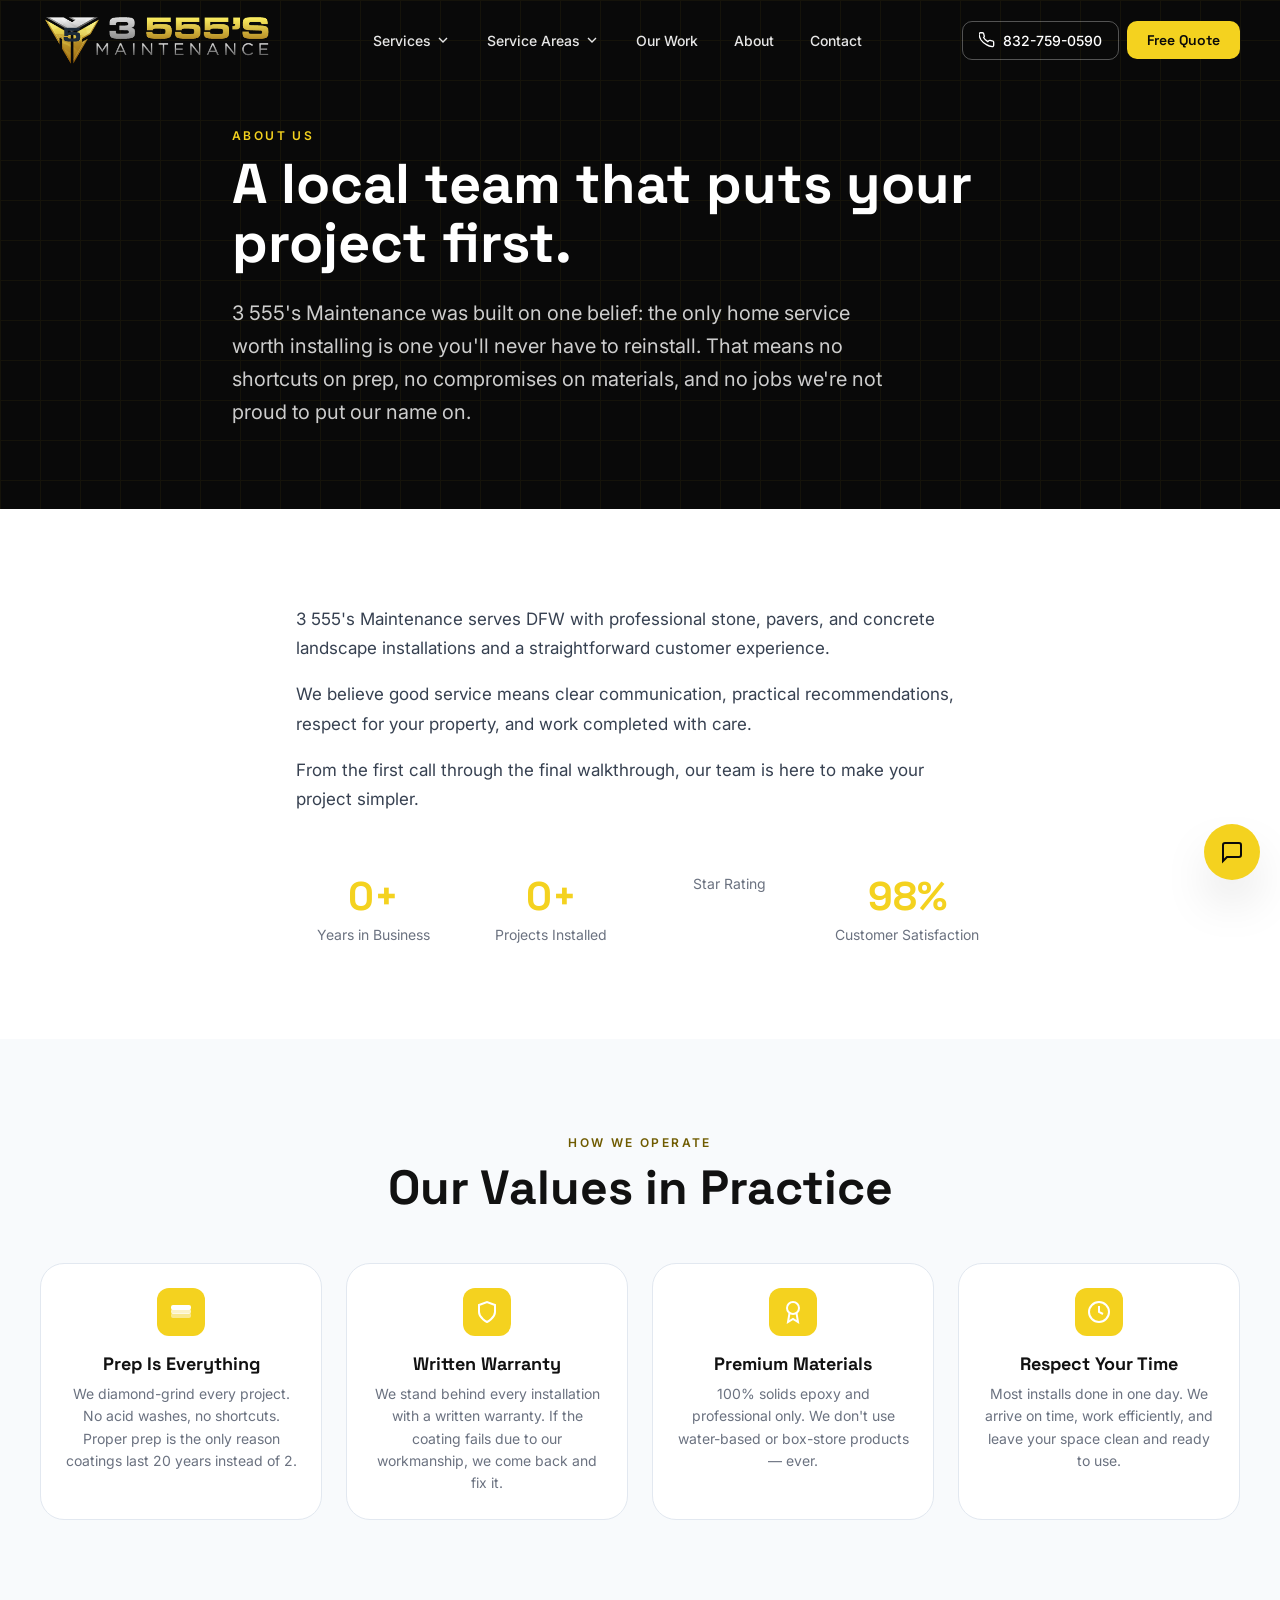
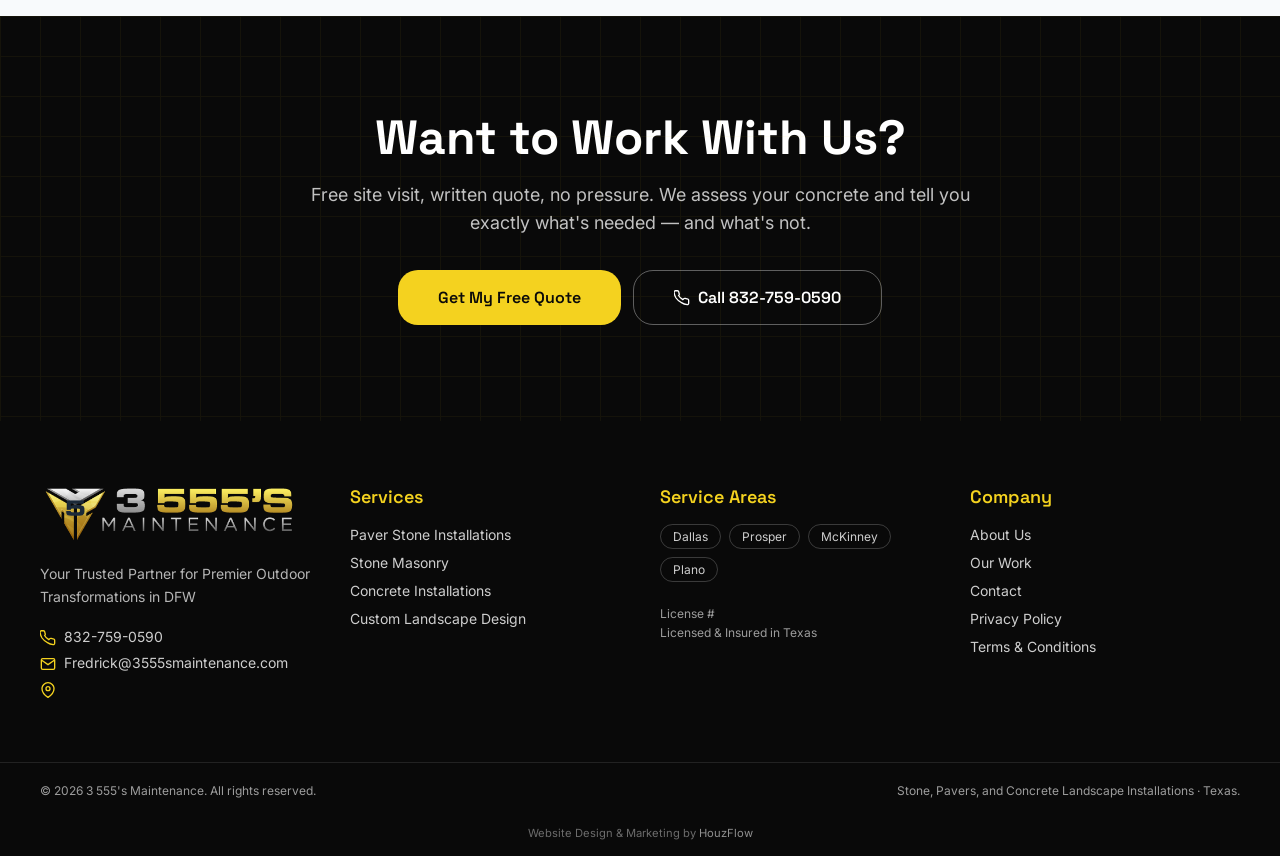
<file: about.html>
<!doctype html>
<html lang="en">
<head>
  <!-- ── CONFIG (loaded early for Meta Pixel) ──────────────────── -->
  <script src="CONFIG.js"></script>
  <!-- ── Meta Pixel Base Code (reads CONFIG.metaPixelId) ───────── -->
  <script>
  (function() {
    if (!CONFIG.metaPixelId) return;
    !function(f,b,e,v,n,t,s)
    {if(f.fbq)return;n=f.fbq=function(){n.callMethod?
    n.callMethod.apply(n,arguments):n.queue.push(arguments)};
    if(!f._fbq)f._fbq=n;n.push=n;n.loaded=!0;n.version='2.0';
    n.queue=[];t=b.createElement(e);t.async=!0;
    t.src=v;s=b.getElementsByTagName(e)[0];
    s.parentNode.insertBefore(t,s)}(window, document,'script',
    'https://connect.facebook.net/en_US/fbevents.js');
    fbq('init', CONFIG.metaPixelId);
    fbq('track', 'PageView');
    document.write('<noscript><img height="1" width="1" style="display:none" src="https://www.facebook.com/tr?id=' + CONFIG.metaPixelId + '&ev=PageView&noscript=1"/></noscript>');
  })();
  </script>

  <meta charset="UTF-8" />
  <meta name="viewport" content="width=device-width, initial-scale=1.0" />
  <link rel="icon" type="image/svg+xml" href="/favicon.svg" />
  <title>About Us | Home Services</title>
  <meta name="description" content="Learn about our mission, values, and commitment to professional epoxy and professional project installations." />
  <link rel="preconnect" href="https://fonts.googleapis.com" />
  <link rel="preconnect" href="https://fonts.gstatic.com" crossorigin />
  <link href="https://fonts.googleapis.com/css2?family=Space+Grotesk:wght@600;700;800&family=Inter:wght@400;500;600&display=optional" rel="stylesheet" />
  <link rel="stylesheet" href="styles.css" />
</head>
<body>

<!-- ── ABOUT HERO ─────────────────────────────────────────────── -->
<section class="page-hero" style="background-color:var(--color-secondary)">
  <div class="grid-overlay"></div>
  <div class="container-wide" style="position:relative; max-width: 56rem;">
    <div class="page-hero-eyebrow">About Us</div>
    <h1 class="about-headline" id="about-headline"></h1>
    <p class="about-hero-sub">
      <span id="biz-name-hero"></span> was built on one belief: the only home service worth installing is one you'll never have to reinstall. That means no shortcuts on prep, no compromises on materials, and no jobs we're not proud to put our name on.
    </p>
  </div>
</section>

<!-- ── STORY SECTION ─────────────────────────────────────────── -->
<section class="section-y bg-white">
  <div class="container-wide" style="max-width: 48rem;">
    <div class="about-prose">
      <p>
        Most epoxy failures come down to one thing: the installer skipped proper prep. Acid washing, shot blasting, or just applying product over a dirty project — these all lead to delamination within months.
      </p>
      <p>
        We diamond-grind every project we coat. It takes longer and costs more than the shortcuts, but it's the only prep method that creates the mechanical bond needed for a permanent installation. Our projects don't peel because we don't cut corners where it counts.
      </p>
      <p id="about-story-end"></p>
    </div>

    <!-- Stats -->
    <div class="about-stats" id="about-stats"></div>
  </div>
</section>

<!-- ── VALUES ────────────────────────────────────────────────── -->
<section class="section-y bg-slate-50">
  <div class="container-wide">
    <div class="about-values-header text-center">
      <div class="section-eyebrow">How We Operate</div>
      <h2 class="section-title text-navy">Our Values in Practice</h2>
    </div>
    <div class="about-values-grid">
      <div class="value-card">
        <div class="value-icon-wrap">
          <svg viewBox="0 0 24 24" fill="none" stroke="currentColor" stroke-width="2" class="value-icon-svg"><rect x="3" y="14" width="18" height="3" rx="1" fill="currentColor" opacity="0.5"/><rect x="3" y="10" width="18" height="3" rx="1" fill="currentColor" opacity="0.75"/><rect x="3" y="6" width="18" height="3" rx="1" fill="currentColor"/></svg>
        </div>
        <div class="value-title">Prep Is Everything</div>
        <p class="value-desc">We diamond-grind every project. No acid washes, no shortcuts. Proper prep is the only reason coatings last 20 years instead of 2.</p>
      </div>
      <div class="value-card">
        <div class="value-icon-wrap">
          <svg viewBox="0 0 24 24" fill="none" stroke="currentColor" stroke-width="2" class="value-icon-svg"><path d="M12 22s8-4 8-10V5l-8-3-8 3v7c0 6 8 10 8 10z"/></svg>
        </div>
        <div class="value-title">Written Warranty</div>
        <p class="value-desc">We stand behind every installation with a written warranty. If the coating fails due to our workmanship, we come back and fix it.</p>
      </div>
      <div class="value-card">
        <div class="value-icon-wrap">
          <svg viewBox="0 0 24 24" fill="none" stroke="currentColor" stroke-width="2" class="value-icon-svg"><circle cx="12" cy="8" r="6"/><path d="M15.477 12.89L17 22l-5-3-5 3 1.523-9.11"/></svg>
        </div>
        <div class="value-title">Premium Materials</div>
        <p class="value-desc">100% solids epoxy and professional only. We don't use water-based or box-store products — ever.</p>
      </div>
      <div class="value-card">
        <div class="value-icon-wrap">
          <svg viewBox="0 0 24 24" fill="none" stroke="currentColor" stroke-width="2" class="value-icon-svg"><circle cx="12" cy="12" r="10"/><polyline points="12 6 12 12 16 14"/></svg>
        </div>
        <div class="value-title">Respect Your Time</div>
        <p class="value-desc">Most installs done in one day. We arrive on time, work efficiently, and leave your space clean and ready to use.</p>
      </div>
    </div>
  </div>
</section>

<!-- ── CTA ────────────────────────────────────────────────────── -->
<div id="about-cta"></div><script src="components.js"></script><script src="/generic-runtime.js"></script>
<script>
document.addEventListener('DOMContentLoaded', () => {
  document.title = `About Us | ${CONFIG.businessName}`;
  document.querySelector('meta[name="description"]').setAttribute('content',
    `${CONFIG.businessName} — ${CONFIG.yearsExperience}+ years of installing epoxy and professional projects. We diamond-grind every project and back every job with a written warranty.`
  );

  document.getElementById('biz-name-hero').textContent = CONFIG.businessName;
  document.getElementById('about-headline').textContent = `${CONFIG.yearsExperience}+ Years of Installing Projects That Last`;
  document.getElementById('about-story-end').textContent =
    `After ${CONFIG.yearsExperience} years and ${CONFIG.projectsCompleted} projects across the region, our reviews tell the story better than we can.`;

  // Stats
  const stats = [
    { value: CONFIG.yearsExperience + '+', label: 'Years in Business' },
    { value: CONFIG.projectsCompleted, label: 'Projects Installed' },
    { value: CONFIG.rating, label: 'Star Rating' },
    { value: CONFIG.satisfactionRate, label: 'Customer Satisfaction' },
  ];
  document.getElementById('about-stats').innerHTML = stats.map(s => `
    <div class="about-stat">
      <div class="about-stat-value">${s.value}</div>
      <div class="about-stat-label">${s.label}</div>
    </div>`).join('');

  // CTA
  document.getElementById('about-cta').innerHTML = ctaSectionHTML({
    title: "Want to Work With Us?",
    subtitle: "Free site visit, written quote, no pressure. We assess your concrete and tell you exactly what's needed — and what's not."
  });
});
</script>

<style>
/* ── ABOUT PAGE STYLES ──────────────────────────────────── */
.about-headline { color: #fff; margin-bottom: 1.5rem; }
.about-hero-sub { color: rgba(255,255,255,0.8); font-size: 1.25rem; line-height: 1.65; max-width: 42rem; }
.about-prose { display: flex; flex-direction: column; gap: 1rem; font-size: 1.0625rem; line-height: 1.75; color: #374151; margin-bottom: 3.5rem; }
.about-prose p { margin: 0; }
.about-stats { display: grid; grid-template-columns: repeat(2, 1fr); gap: 1.5rem; }
@media (min-width: 768px) { .about-stats { grid-template-columns: repeat(4, 1fr); } }
.about-stat { text-align: center; }
.about-stat-value { font-family: var(--font-display); font-size: 2.5rem; font-weight: 700; color: var(--color-primary); }
.about-stat-label { font-size: 0.875rem; color: var(--color-muted); margin-top: 0.25rem; }

.about-values-header { margin-bottom: 3rem; }
.about-values-grid { display: grid; grid-template-columns: 1fr; gap: 1.5rem; }
@media (min-width: 768px) { .about-values-grid { grid-template-columns: repeat(2, 1fr); } }
@media (min-width: 1024px) { .about-values-grid { grid-template-columns: repeat(4, 1fr); } }
.value-card { background: #fff; border-radius: var(--radius-2xl); border: 1px solid var(--color-slate-200); padding: 1.5rem; text-align: center; }
.value-icon-wrap { width: 3rem; height: 3rem; border-radius: 0.75rem; background-color: var(--color-primary); display: grid; place-items: center; margin-inline: auto; margin-bottom: 1rem; }
.value-icon-svg { width: 1.5rem; height: 1.5rem; color: #fff; }
.value-title { font-family: var(--font-display); font-weight: 700; color: var(--color-navy); font-size: 1.125rem; margin-bottom: 0.5rem; }
.value-desc { font-size: 0.875rem; color: var(--color-muted); line-height: 1.6; }
</style>

</body>
</html>
</file>
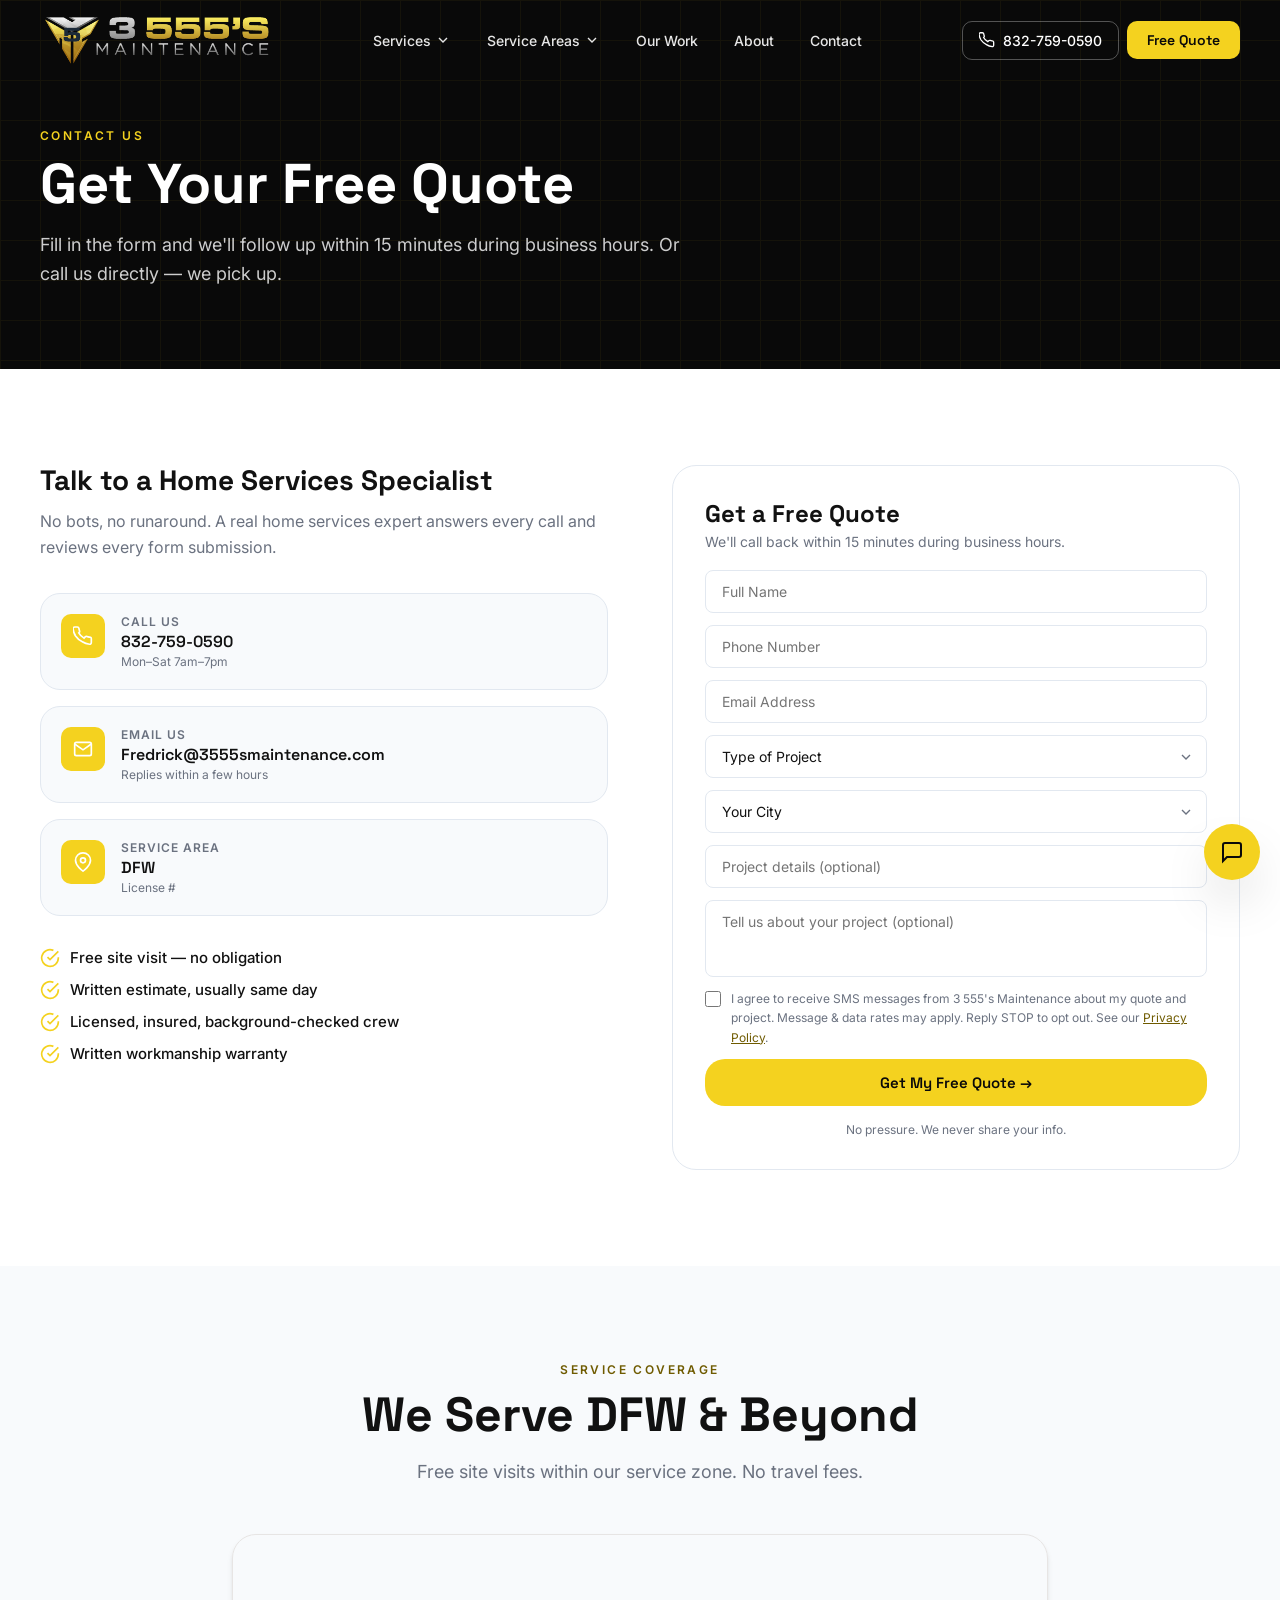
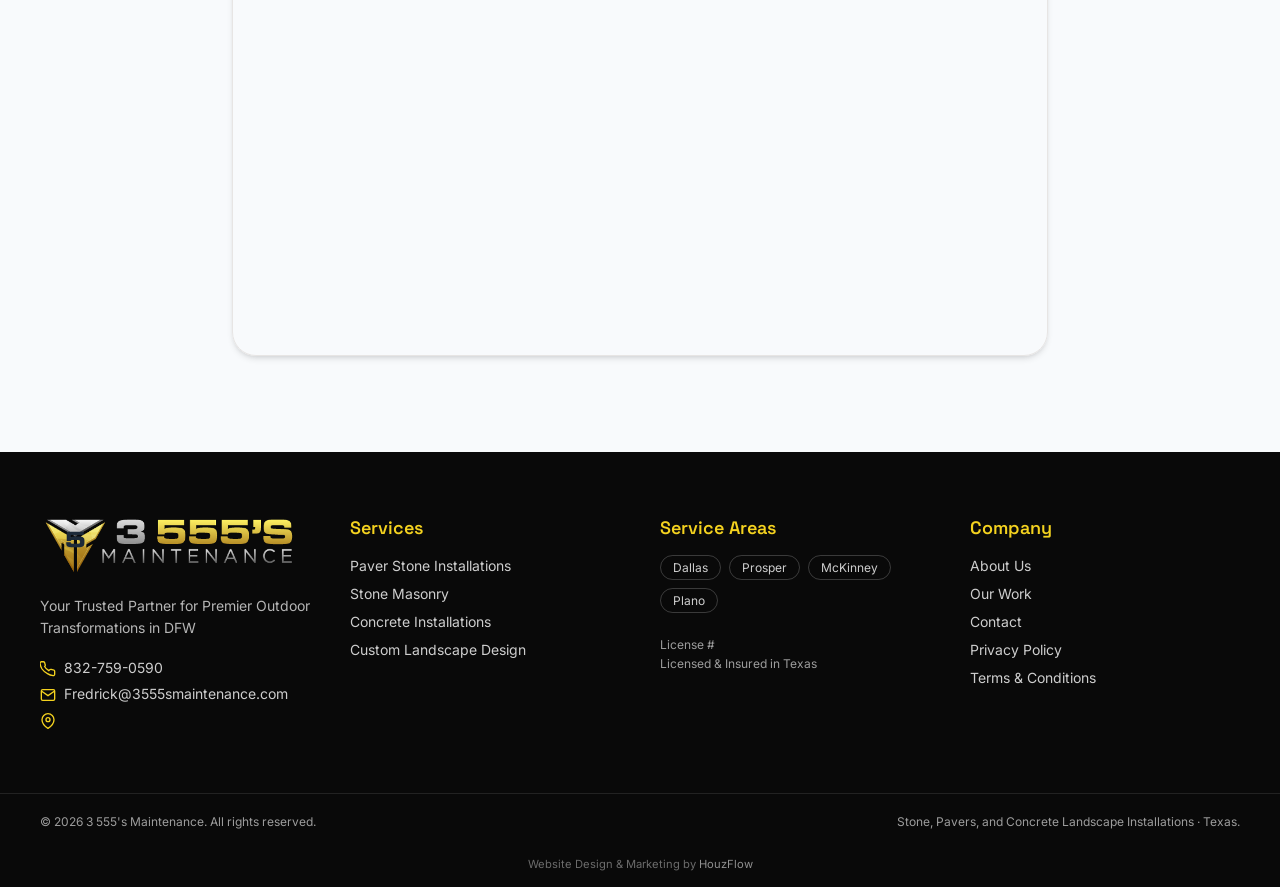
<file: contact.html>
<!doctype html>
<html lang="en">
<head>
  <!-- ── CONFIG (loaded early for Meta Pixel) ──────────────────── -->
  <script src="CONFIG.js"></script>
  <!-- ── Meta Pixel Base Code (reads CONFIG.metaPixelId) ───────── -->
  <script>
  (function() {
    if (!CONFIG.metaPixelId) return;
    !function(f,b,e,v,n,t,s)
    {if(f.fbq)return;n=f.fbq=function(){n.callMethod?
    n.callMethod.apply(n,arguments):n.queue.push(arguments)};
    if(!f._fbq)f._fbq=n;n.push=n;n.loaded=!0;n.version='2.0';
    n.queue=[];t=b.createElement(e);t.async=!0;
    t.src=v;s=b.getElementsByTagName(e)[0];
    s.parentNode.insertBefore(t,s)}(window, document,'script',
    'https://connect.facebook.net/en_US/fbevents.js');
    fbq('init', CONFIG.metaPixelId);
    fbq('track', 'PageView');
    document.write('<noscript><img height="1" width="1" style="display:none" src="https://www.facebook.com/tr?id=' + CONFIG.metaPixelId + '&ev=PageView&noscript=1"/></noscript>');
  })();
  </script>

  <meta charset="UTF-8" />
  <meta name="viewport" content="width=device-width, initial-scale=1.0" />
  <link rel="icon" type="image/svg+xml" href="/favicon.svg" />
  <title>Contact | Get a Free Quote</title>
  <meta name="description" content="Request a free epoxy project quote. We visit your site, assess the concrete, and give you a written estimate — usually same day." />
  <link rel="preconnect" href="https://fonts.googleapis.com" />
  <link rel="preconnect" href="https://fonts.gstatic.com" crossorigin />
  <link href="https://fonts.googleapis.com/css2?family=Space+Grotesk:wght@600;700;800&family=Inter:wght@400;500;600&display=optional" rel="stylesheet" />
  <link rel="stylesheet" href="styles.css" />
</head>
<body>

<!-- ── CONTACT HERO ───────────────────────────────────────────── -->
<section class="page-hero" style="background-color:var(--color-secondary); padding-bottom: 5rem;">
  <div class="grid-overlay"></div>
  <div class="container-wide" style="position:relative">
    <div class="page-hero-eyebrow">Contact Us</div>
    <h1 style="color:#fff; margin-bottom: 1rem;">Get Your Free Quote</h1>
    <p style="color:rgba(255,255,255,0.8); font-size:1.125rem; max-width:42rem; line-height:1.65;">
      Fill in the form and we'll follow up within 15 minutes during business hours. Or call us directly — we pick up.
    </p>
  </div>
</section>

<!-- ── CONTACT CONTENT ────────────────────────────────────────── -->
<section class="section-y bg-white">
  <div class="container-wide contact-grid">

    <!-- Left: info cards -->
    <div class="contact-info-col">
      <h2 class="contact-info-heading">Talk to a Home Services Specialist</h2>
      <p class="contact-info-sub">No bots, no runaround. A real home services expert answers every call and reviews every form submission.</p>

      <div class="contact-cards">
        <!-- Phone -->
        <a href="#" class="contact-card" id="contact-phone-card">
          <div class="contact-card-icon-wrap">
            <svg viewBox="0 0 24 24" fill="none" stroke="currentColor" stroke-width="2" class="contact-card-icon"><path d="M22 16.92v3a2 2 0 01-2.18 2 19.79 19.79 0 01-8.63-3.07A19.5 19.5 0 013.09 12a19.79 19.79 0 01-3-8.63A2 2 0 012.11 1.18h3a2 2 0 012 1.72c.127.96.361 1.903.7 2.81a2 2 0 01-.45 2.11L6.91 8.27a16 16 0 006.29 6.29l1.45-1.45a2 2 0 012.11-.45c.907.339 1.85.573 2.81.7A2 2 0 0122 15.36z"/></svg>
          </div>
          <div>
            <div class="contact-card-label">Call Us</div>
            <div class="contact-card-value" id="contact-phone-display"></div>
            <div class="contact-card-note">Mon–Sat 7am–7pm</div>
          </div>
        </a>

        <!-- Email -->
        <a href="#" class="contact-card" id="contact-email-card">
          <div class="contact-card-icon-wrap">
            <svg viewBox="0 0 24 24" fill="none" stroke="currentColor" stroke-width="2" class="contact-card-icon"><path d="M4 4h16c1.1 0 2 .9 2 2v12c0 1.1-.9 2-2 2H4c-1.1 0-2-.9-2-2V6c0-1.1.9-2 2-2z"/><polyline points="22,6 12,13 2,6"/></svg>
          </div>
          <div>
            <div class="contact-card-label">Email Us</div>
            <div class="contact-card-value" id="contact-email-display"></div>
            <div class="contact-card-note">Replies within a few hours</div>
          </div>
        </a>

        <!-- Location -->
        <div class="contact-card">
          <div class="contact-card-icon-wrap">
            <svg viewBox="0 0 24 24" fill="none" stroke="currentColor" stroke-width="2" class="contact-card-icon"><path d="M21 10c0 7-9 13-9 13s-9-6-9-13a9 9 0 0118 0z"/><circle cx="12" cy="10" r="3"/></svg>
          </div>
          <div>
            <div class="contact-card-label">Service Area</div>
            <div class="contact-card-value" id="contact-city-display"></div>
            <div class="contact-card-note" id="contact-license-display"></div>
          </div>
        </div>
      </div>

      <!-- Trust signals -->
      <div class="contact-trust-list">
        <div class="contact-trust-item">
          <svg class="contact-trust-check" viewBox="0 0 24 24" fill="none" stroke="currentColor" stroke-width="2"><path d="M22 11.08V12a10 10 0 11-5.93-9.14"/><polyline points="22 4 12 14.01 9 11.01"/></svg>
          Free site visit — no obligation
        </div>
        <div class="contact-trust-item">
          <svg class="contact-trust-check" viewBox="0 0 24 24" fill="none" stroke="currentColor" stroke-width="2"><path d="M22 11.08V12a10 10 0 11-5.93-9.14"/><polyline points="22 4 12 14.01 9 11.01"/></svg>
          Written estimate, usually same day
        </div>
        <div class="contact-trust-item">
          <svg class="contact-trust-check" viewBox="0 0 24 24" fill="none" stroke="currentColor" stroke-width="2"><path d="M22 11.08V12a10 10 0 11-5.93-9.14"/><polyline points="22 4 12 14.01 9 11.01"/></svg>
          Licensed, insured, background-checked crew
        </div>
        <div class="contact-trust-item">
          <svg class="contact-trust-check" viewBox="0 0 24 24" fill="none" stroke="currentColor" stroke-width="2"><path d="M22 11.08V12a10 10 0 11-5.93-9.14"/><polyline points="22 4 12 14.01 9 11.01"/></svg>
          Written workmanship warranty
        </div>
      </div>
    </div>

    <!-- Right: Lead form -->
    <div class="contact-form-col">
      <div id="contact-lead-form"></div>
    </div>
  </div>
</section>

<!-- ── MAP ────────────────────────────────────────────────────── -->
<section class="section-y bg-slate-50">
  <div class="container-wide" style="max-width:56rem;margin-inline:auto;">
    <div id="contact-map-header"></div>
    <div id="contact-map"></div>
  </div>
</section><script src="components.js"></script><script src="/generic-runtime.js"></script>
<script>
document.addEventListener('DOMContentLoaded', () => {
  document.title = `Contact | Get a Free Quote | ${CONFIG.businessName}`;

  // Fill contact info
  const phoneCard = document.getElementById('contact-phone-card');
  phoneCard.href = `tel:${CONFIG.phoneRaw}`;
  document.getElementById('contact-phone-display').textContent = CONFIG.phone;

  const emailCard = document.getElementById('contact-email-card');
  emailCard.href = `mailto:${CONFIG.email}`;
  document.getElementById('contact-email-display').textContent = CONFIG.email;

  document.getElementById('contact-city-display').textContent = CONFIG.city;
  document.getElementById('contact-license-display').textContent = `License #${CONFIG.licenseNumber}`;

  // Form
  buildLeadForm('contact-lead-form', {
    variant: 'full',
    showMessage: true,
    showEmail: true,
    showCity: true,
  });

  // Map
  document.getElementById('contact-map-header').innerHTML = sectionHeaderHTML({
    eyebrow: 'Service Coverage',
    title: `We Serve ${CONFIG.city} & Beyond`,
    subtitle: 'Free site visits within our service zone. No travel fees.'
  });
  document.getElementById('contact-map').innerHTML = mapEmbedHTML(CONFIG.city);
});
</script>

<style>
/* ── CONTACT PAGE STYLES ────────────────────────────────── */
.contact-grid {
  display: flex;
  flex-direction: column;
  gap: 3rem;
}
@media (min-width: 1024px) {
  .contact-grid { flex-direction: row; gap: 4rem; }
}
.contact-info-col { flex: 1; }
.contact-form-col { flex: 1; max-width: 36rem; }

.contact-info-heading {
  font-family: var(--font-display);
  font-size: 1.75rem;
  font-weight: 700;
  color: var(--color-navy);
  margin-bottom: 0.75rem;
}
.contact-info-sub {
  font-size: 1rem;
  color: var(--color-muted);
  line-height: 1.65;
  margin-bottom: 2rem;
}

.contact-cards { display: flex; flex-direction: column; gap: 1rem; margin-bottom: 2rem; }
.contact-card {
  display: flex;
  align-items: flex-start;
  gap: 1rem;
  padding: 1.25rem;
  background: var(--color-slate-50);
  border: 1px solid var(--color-slate-200);
  border-radius: var(--radius-xl);
  text-decoration: none;
  transition: border-color 0.15s, box-shadow 0.15s;
}
.contact-card:hover { border-color: var(--color-primary); box-shadow: var(--shadow-md); }
.contact-card-icon-wrap {
  width: 2.75rem;
  height: 2.75rem;
  border-radius: 0.625rem;
  background-color: var(--color-primary);
  display: grid;
  place-items: center;
  flex-shrink: 0;
}
.contact-card-icon { width: 1.25rem; height: 1.25rem; color: #fff; }
.contact-card-label { font-size: 0.75rem; font-weight: 600; text-transform: uppercase; letter-spacing: 0.08em; color: var(--color-muted); }
.contact-card-value { font-family: var(--font-display); font-weight: 600; color: var(--color-navy); font-size: 1rem; margin-top: 0.125rem; }
.contact-card-note { font-size: 0.75rem; color: var(--color-muted); margin-top: 0.125rem; }

.contact-trust-list { display: flex; flex-direction: column; gap: 0.75rem; }
.contact-trust-item { display: flex; align-items: center; gap: 0.625rem; font-size: 0.9375rem; color: var(--color-navy); font-weight: 500; }
.contact-trust-check { width: 1.25rem; height: 1.25rem; color: var(--color-primary); flex-shrink: 0; }
</style>

</body>
</html>
</file>
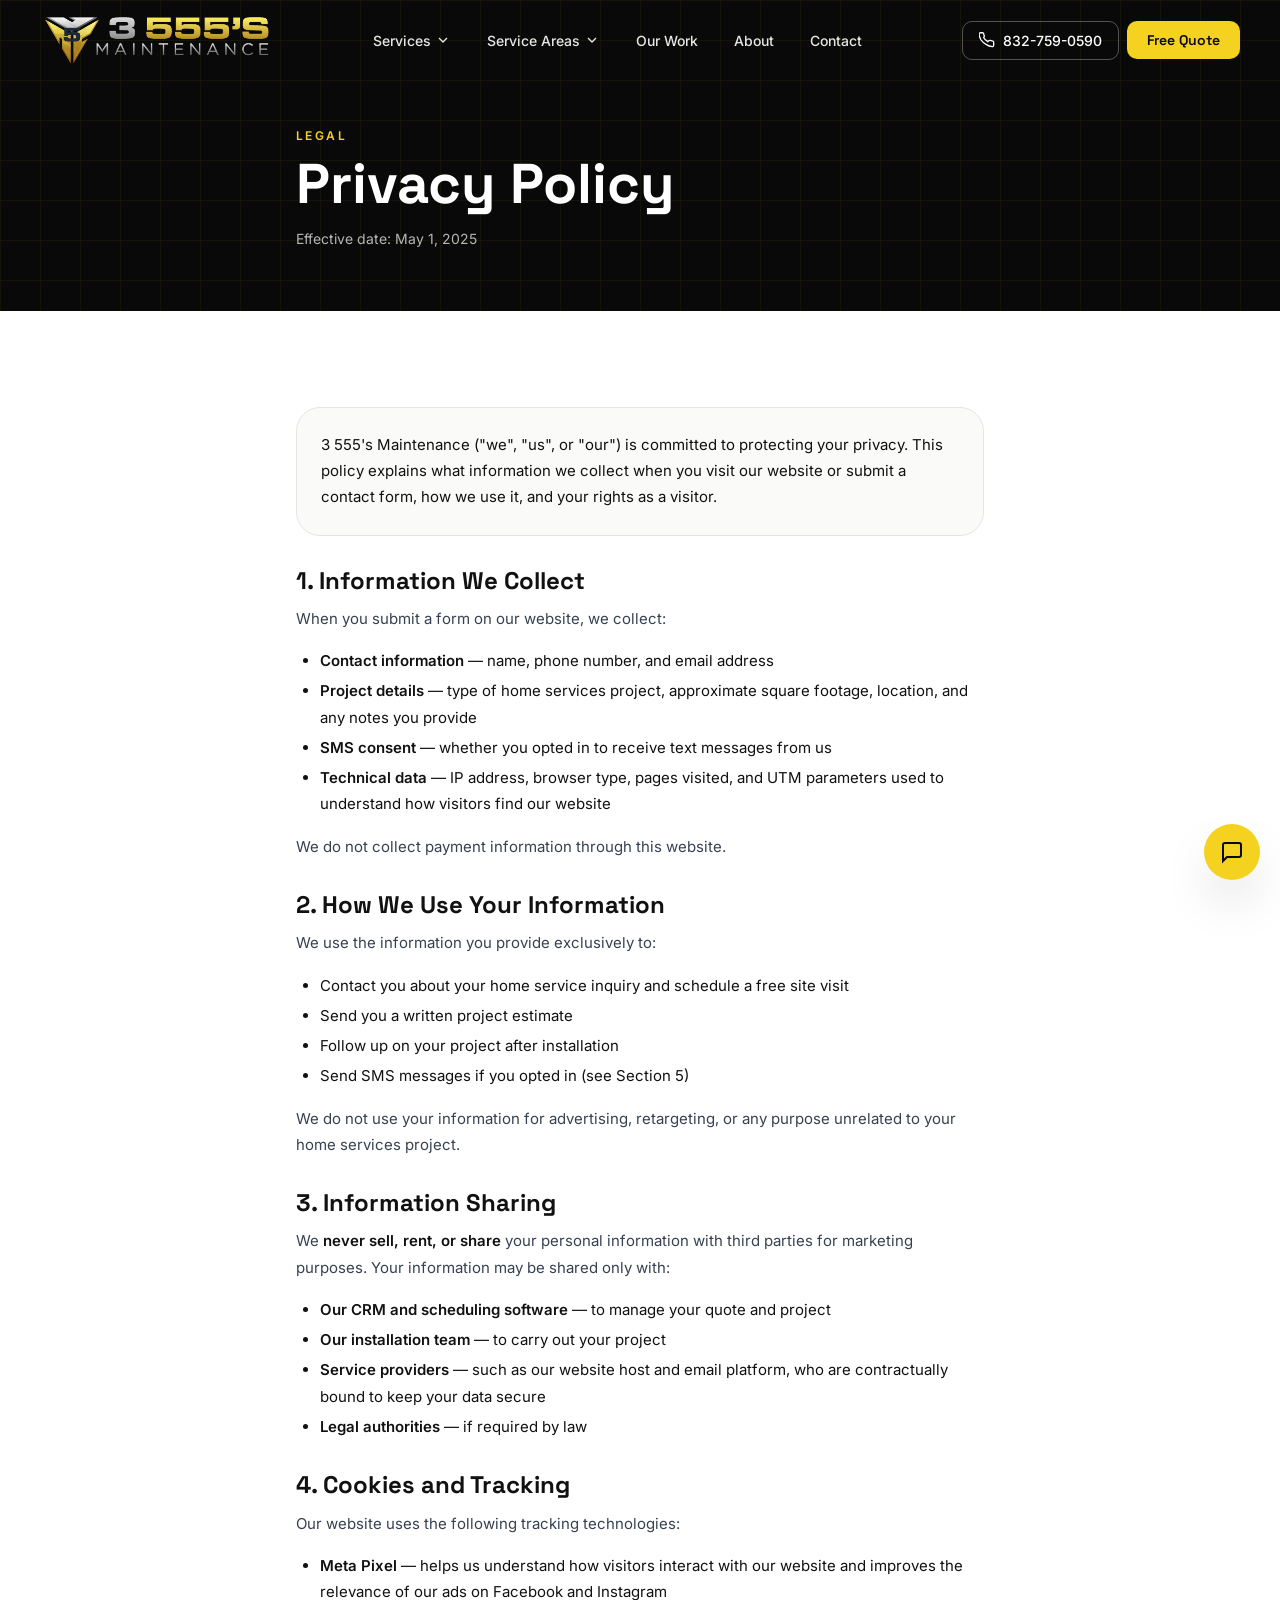
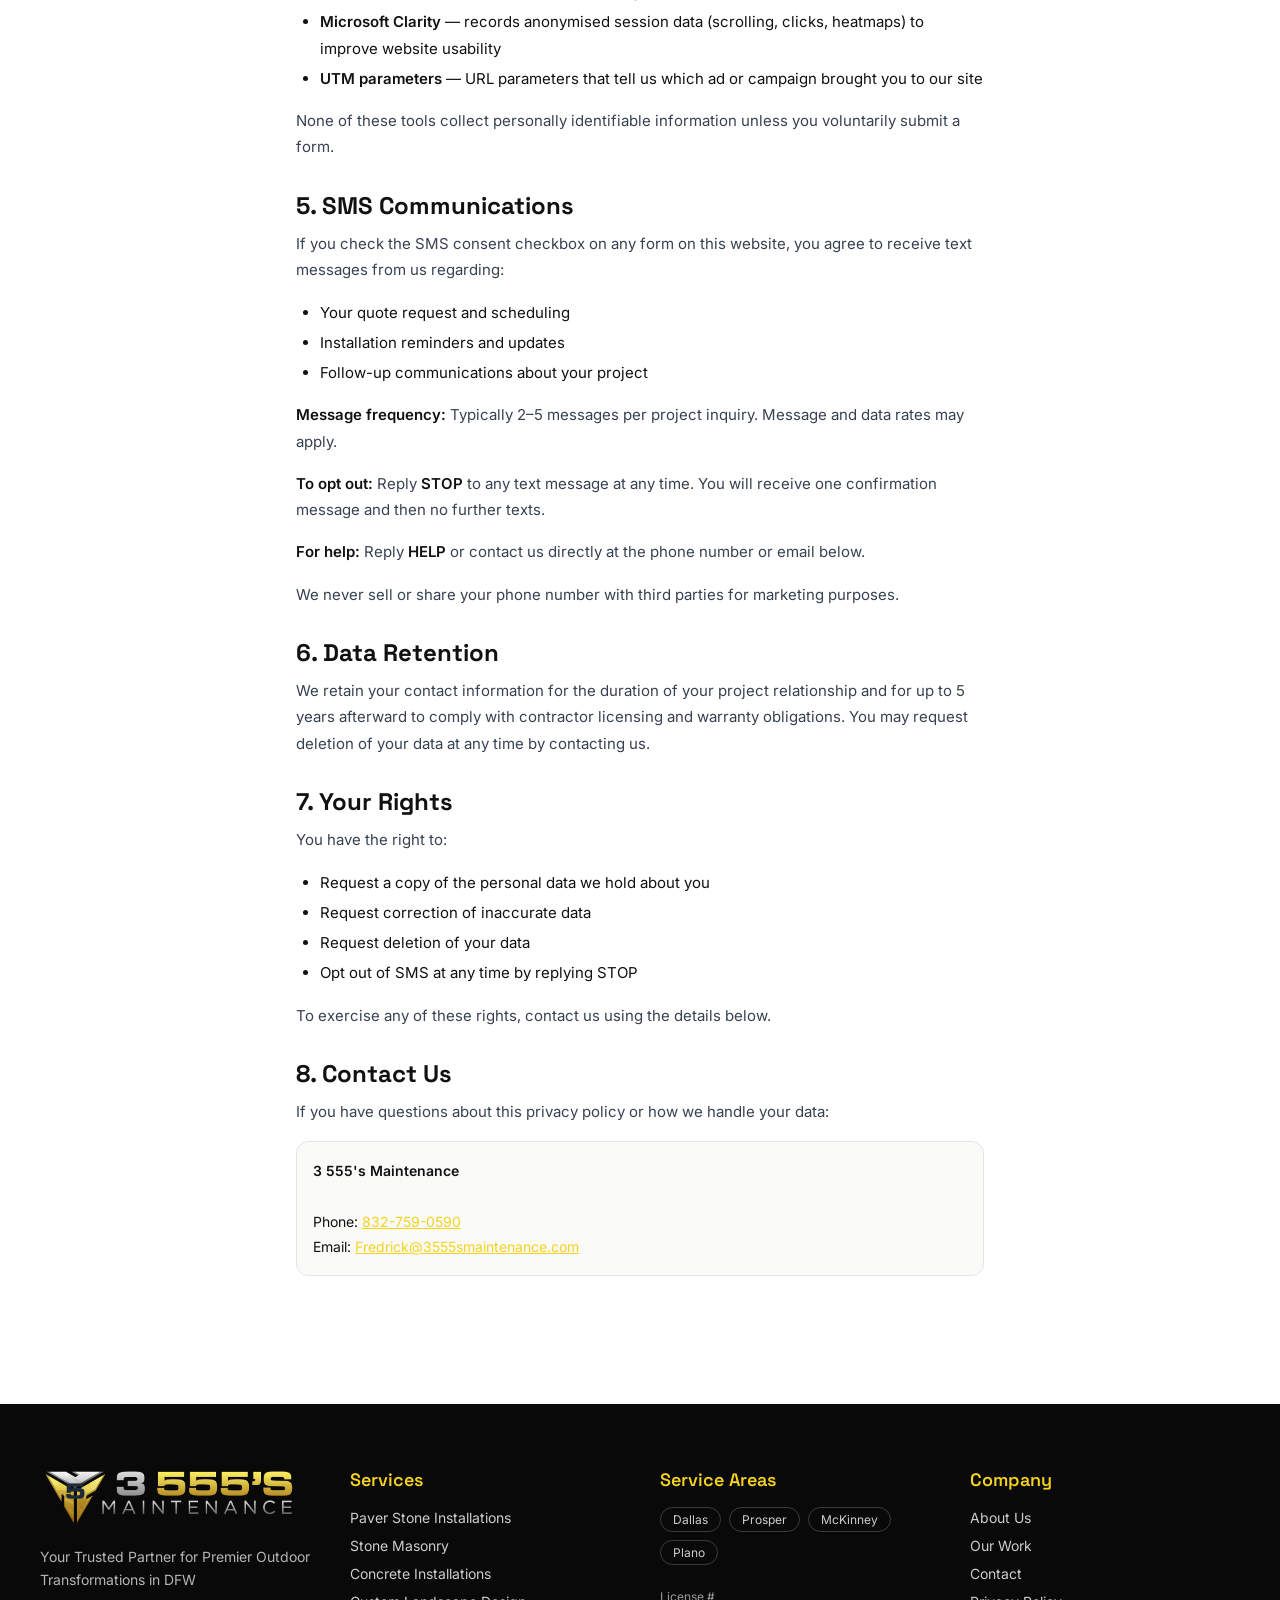
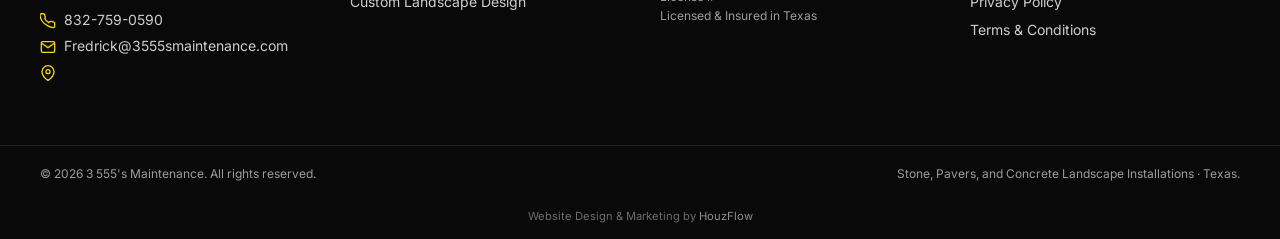
<file: privacy-policy.html>
<!doctype html>
<html lang="en">
<head>
  <!-- ── CONFIG (loaded early for Meta Pixel) ──────────────────── -->
  <script src="CONFIG.js"></script>
  <!-- ── Meta Pixel Base Code (reads CONFIG.metaPixelId) ───────── -->
  <script>
  (function() {
    if (!CONFIG.metaPixelId) return;
    !function(f,b,e,v,n,t,s)
    {if(f.fbq)return;n=f.fbq=function(){n.callMethod?
    n.callMethod.apply(n,arguments):n.queue.push(arguments)};
    if(!f._fbq)f._fbq=n;n.push=n;n.loaded=!0;n.version='2.0';
    n.queue=[];t=b.createElement(e);t.async=!0;
    t.src=v;s=b.getElementsByTagName(e)[0];
    s.parentNode.insertBefore(t,s)}(window, document,'script',
    'https://connect.facebook.net/en_US/fbevents.js');
    fbq('init', CONFIG.metaPixelId);
    fbq('track', 'PageView');
    document.write('<noscript><img height="1" width="1" style="display:none" src="https://www.facebook.com/tr?id=' + CONFIG.metaPixelId + '&ev=PageView&noscript=1"/></noscript>');
  })();
  </script>

  <meta charset="UTF-8" />
  <meta name="viewport" content="width=device-width, initial-scale=1.0" />
  <link rel="icon" type="image/svg+xml" href="/favicon.svg" />
  <title>Privacy Policy</title>
  <meta name="description" content="Privacy policy for website visitors and form submissions." />
  <link rel="preconnect" href="https://fonts.googleapis.com" />
  <link rel="preconnect" href="https://fonts.gstatic.com" crossorigin />
  <link href="https://fonts.googleapis.com/css2?family=Space+Grotesk:wght@600;700;800&family=Inter:wght@400;500;600&display=optional" rel="stylesheet" />
  <link rel="stylesheet" href="styles.css" />
</head>
<body>

<!-- ── HERO ──────────────────────────────────────────────────── -->
<section class="page-hero" style="background-color:var(--color-secondary); padding-bottom: 4rem;">
  <div class="grid-overlay"></div>
  <div class="container-wide" style="position:relative; max-width:48rem;">
    <div class="page-hero-eyebrow">Legal</div>
    <h1 style="color:#fff; margin-bottom:1rem;">Privacy Policy</h1>
    <p style="color:rgba(255,255,255,0.7); font-size:0.875rem;" id="privacy-date"></p>
  </div>
</section>

<!-- ── CONTENT ───────────────────────────────────────────────── -->
<section class="section-y bg-white">
  <div class="container-wide" style="max-width:48rem; margin-inline:auto;">

    <div class="prose-box">
      <p class="prose" id="privacy-intro"></p>
    </div>

    <div class="prose prose-section">
      <h2 class="section-title text-navy" style="font-size:1.5rem; margin-bottom:0.75rem;">1. Information We Collect</h2>
      <p>When you submit a form on our website, we collect:</p>
      <ul>
        <li><strong>Contact information</strong> — name, phone number, and email address</li>
        <li><strong>Project details</strong> — type of home services project, approximate square footage, location, and any notes you provide</li>
        <li><strong>SMS consent</strong> — whether you opted in to receive text messages from us</li>
        <li><strong>Technical data</strong> — IP address, browser type, pages visited, and UTM parameters used to understand how visitors find our website</li>
      </ul>
      <p>We do not collect payment information through this website.</p>
    </div>

    <div class="prose prose-section">
      <h2 class="section-title text-navy" style="font-size:1.5rem; margin-bottom:0.75rem;">2. How We Use Your Information</h2>
      <p>We use the information you provide exclusively to:</p>
      <ul>
        <li>Contact you about your home service inquiry and schedule a free site visit</li>
        <li>Send you a written project estimate</li>
        <li>Follow up on your project after installation</li>
        <li>Send SMS messages if you opted in (see Section 5)</li>
      </ul>
      <p>We do not use your information for advertising, retargeting, or any purpose unrelated to your home services project.</p>
    </div>

    <div class="prose prose-section">
      <h2 class="section-title text-navy" style="font-size:1.5rem; margin-bottom:0.75rem;">3. Information Sharing</h2>
      <p>We <strong>never sell, rent, or share</strong> your personal information with third parties for marketing purposes. Your information may be shared only with:</p>
      <ul>
        <li><strong>Our CRM and scheduling software</strong> — to manage your quote and project</li>
        <li><strong>Our installation team</strong> — to carry out your project</li>
        <li><strong>Service providers</strong> — such as our website host and email platform, who are contractually bound to keep your data secure</li>
        <li><strong>Legal authorities</strong> — if required by law</li>
      </ul>
    </div>

    <div class="prose prose-section">
      <h2 class="section-title text-navy" style="font-size:1.5rem; margin-bottom:0.75rem;">4. Cookies and Tracking</h2>
      <p>Our website uses the following tracking technologies:</p>
      <ul>
        <li><strong>Meta Pixel</strong> — helps us understand how visitors interact with our website and improves the relevance of our ads on Facebook and Instagram</li>
        <li><strong>Microsoft Clarity</strong> — records anonymised session data (scrolling, clicks, heatmaps) to improve website usability</li>
        <li><strong>UTM parameters</strong> — URL parameters that tell us which ad or campaign brought you to our site</li>
      </ul>
      <p>None of these tools collect personally identifiable information unless you voluntarily submit a form.</p>
    </div>

    <div class="prose prose-section">
      <h2 class="section-title text-navy" style="font-size:1.5rem; margin-bottom:0.75rem;">5. SMS Communications</h2>
      <p>If you check the SMS consent checkbox on any form on this website, you agree to receive text messages from us regarding:</p>
      <ul>
        <li>Your quote request and scheduling</li>
        <li>Installation reminders and updates</li>
        <li>Follow-up communications about your project</li>
      </ul>
      <p><strong>Message frequency:</strong> Typically 2–5 messages per project inquiry. Message and data rates may apply.</p>
      <p><strong>To opt out:</strong> Reply <strong>STOP</strong> to any text message at any time. You will receive one confirmation message and then no further texts.</p>
      <p><strong>For help:</strong> Reply <strong>HELP</strong> or contact us directly at the phone number or email below.</p>
      <p>We never sell or share your phone number with third parties for marketing purposes.</p>
    </div>

    <div class="prose prose-section">
      <h2 class="section-title text-navy" style="font-size:1.5rem; margin-bottom:0.75rem;">6. Data Retention</h2>
      <p>We retain your contact information for the duration of your project relationship and for up to 5 years afterward to comply with contractor licensing and warranty obligations. You may request deletion of your data at any time by contacting us.</p>
    </div>

    <div class="prose prose-section">
      <h2 class="section-title text-navy" style="font-size:1.5rem; margin-bottom:0.75rem;">7. Your Rights</h2>
      <p>You have the right to:</p>
      <ul>
        <li>Request a copy of the personal data we hold about you</li>
        <li>Request correction of inaccurate data</li>
        <li>Request deletion of your data</li>
        <li>Opt out of SMS at any time by replying STOP</li>
      </ul>
      <p>To exercise any of these rights, contact us using the details below.</p>
    </div>

    <div class="prose prose-section">
      <h2 class="section-title text-navy" style="font-size:1.5rem; margin-bottom:0.75rem;">8. Contact Us</h2>
      <p>If you have questions about this privacy policy or how we handle your data:</p>
      <div class="prose-contact-box" id="privacy-contact-box"></div>
    </div>

  </div>
</section><script src="components.js"></script>
<script>
document.addEventListener('DOMContentLoaded', () => {
  document.title = `Privacy Policy | ${CONFIG.businessName}`;
  document.getElementById('privacy-date').textContent = `Effective date: ${CONFIG.legal.privacyPolicyDate}`;
  document.getElementById('privacy-intro').textContent =
    `${CONFIG.businessName} ("we", "us", or "our") is committed to protecting your privacy. This policy explains what information we collect when you visit our website or submit a contact form, how we use it, and your rights as a visitor.`;
  document.getElementById('privacy-contact-box').innerHTML = `
    <strong>${CONFIG.businessName}</strong><br/>
    ${CONFIG.address}<br/>
    Phone: <a href="tel:${CONFIG.phoneRaw}" style="color:var(--color-primary)">${CONFIG.phone}</a><br/>
    Email: <a href="mailto:${CONFIG.email}" style="color:var(--color-primary)">${CONFIG.email}</a>
  `;
});
</script>

</body>
</html>
</file>
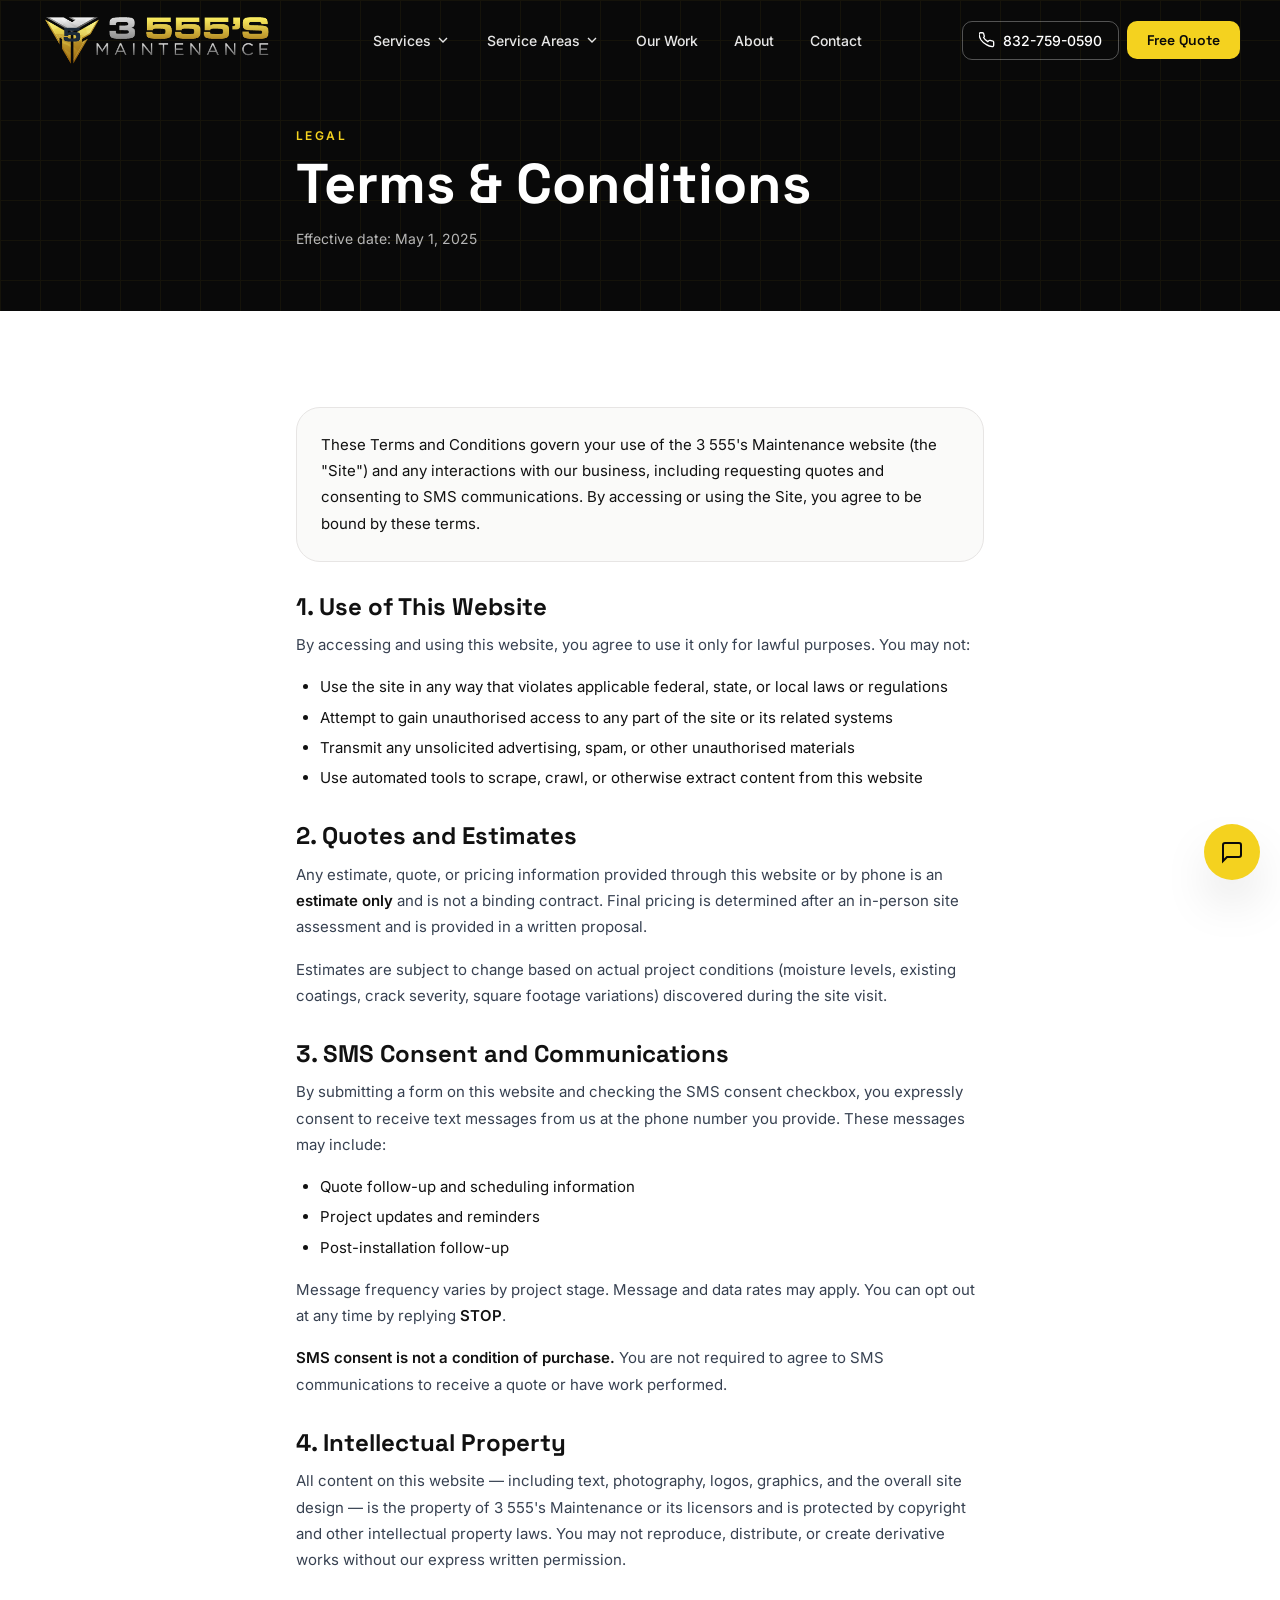
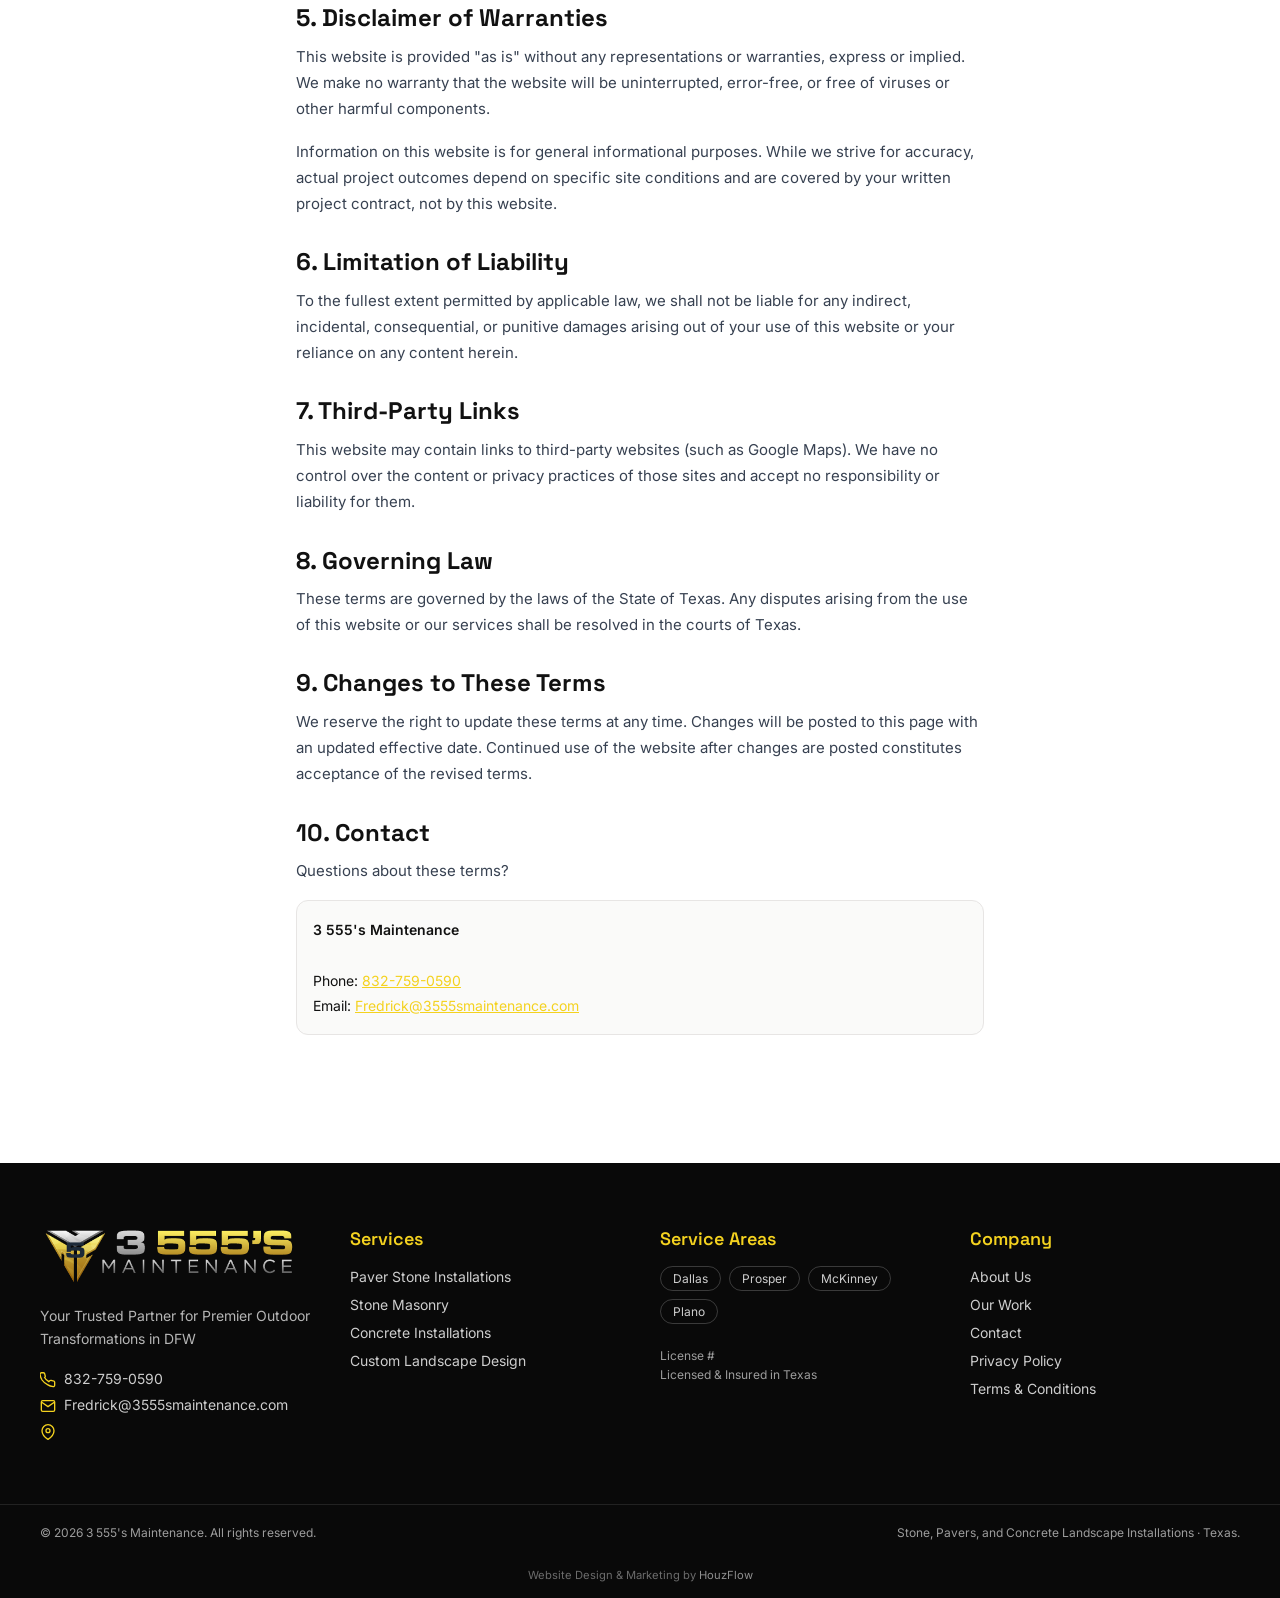
<file: terms.html>
<!doctype html>
<html lang="en">
<head>
  <!-- ── CONFIG (loaded early for Meta Pixel) ──────────────────── -->
  <script src="CONFIG.js"></script>
  <!-- ── Meta Pixel Base Code (reads CONFIG.metaPixelId) ───────── -->
  <script>
  (function() {
    if (!CONFIG.metaPixelId) return;
    !function(f,b,e,v,n,t,s)
    {if(f.fbq)return;n=f.fbq=function(){n.callMethod?
    n.callMethod.apply(n,arguments):n.queue.push(arguments)};
    if(!f._fbq)f._fbq=n;n.push=n;n.loaded=!0;n.version='2.0';
    n.queue=[];t=b.createElement(e);t.async=!0;
    t.src=v;s=b.getElementsByTagName(e)[0];
    s.parentNode.insertBefore(t,s)}(window, document,'script',
    'https://connect.facebook.net/en_US/fbevents.js');
    fbq('init', CONFIG.metaPixelId);
    fbq('track', 'PageView');
    document.write('<noscript><img height="1" width="1" style="display:none" src="https://www.facebook.com/tr?id=' + CONFIG.metaPixelId + '&ev=PageView&noscript=1"/></noscript>');
  })();
  </script>

  <meta charset="UTF-8" />
  <meta name="viewport" content="width=device-width, initial-scale=1.0" />
  <link rel="icon" type="image/svg+xml" href="/favicon.svg" />
  <title>Terms & Conditions</title>
  <meta name="description" content="Terms and conditions for using our website and services." />
  <link rel="preconnect" href="https://fonts.googleapis.com" />
  <link rel="preconnect" href="https://fonts.gstatic.com" crossorigin />
  <link href="https://fonts.googleapis.com/css2?family=Space+Grotesk:wght@600;700;800&family=Inter:wght@400;500;600&display=optional" rel="stylesheet" />
  <link rel="stylesheet" href="styles.css" />
</head>
<body>

<!-- ── HERO ──────────────────────────────────────────────────── -->
<section class="page-hero" style="background-color:var(--color-secondary); padding-bottom: 4rem;">
  <div class="grid-overlay"></div>
  <div class="container-wide" style="position:relative; max-width:48rem;">
    <div class="page-hero-eyebrow">Legal</div>
    <h1 style="color:#fff; margin-bottom:1rem;">Terms &amp; Conditions</h1>
    <p style="color:rgba(255,255,255,0.7); font-size:0.875rem;" id="terms-date"></p>
  </div>
</section>

<!-- ── CONTENT ───────────────────────────────────────────────── -->
<section class="section-y bg-white">
  <div class="container-wide" style="max-width:48rem; margin-inline:auto;">

    <div class="prose-box">
      <p class="prose" id="terms-intro"></p>
    </div>

    <div class="prose prose-section">
      <h2 class="section-title text-navy" style="font-size:1.5rem; margin-bottom:0.75rem;">1. Use of This Website</h2>
      <p>By accessing and using this website, you agree to use it only for lawful purposes. You may not:</p>
      <ul>
        <li>Use the site in any way that violates applicable federal, state, or local laws or regulations</li>
        <li>Attempt to gain unauthorised access to any part of the site or its related systems</li>
        <li>Transmit any unsolicited advertising, spam, or other unauthorised materials</li>
        <li>Use automated tools to scrape, crawl, or otherwise extract content from this website</li>
      </ul>
    </div>

    <div class="prose prose-section">
      <h2 class="section-title text-navy" style="font-size:1.5rem; margin-bottom:0.75rem;">2. Quotes and Estimates</h2>
      <p>Any estimate, quote, or pricing information provided through this website or by phone is an <strong>estimate only</strong> and is not a binding contract. Final pricing is determined after an in-person site assessment and is provided in a written proposal.</p>
      <p>Estimates are subject to change based on actual project conditions (moisture levels, existing coatings, crack severity, square footage variations) discovered during the site visit.</p>
    </div>

    <div class="prose prose-section">
      <h2 class="section-title text-navy" style="font-size:1.5rem; margin-bottom:0.75rem;">3. SMS Consent and Communications</h2>
      <p>By submitting a form on this website and checking the SMS consent checkbox, you expressly consent to receive text messages from us at the phone number you provide. These messages may include:</p>
      <ul>
        <li>Quote follow-up and scheduling information</li>
        <li>Project updates and reminders</li>
        <li>Post-installation follow-up</li>
      </ul>
      <p>Message frequency varies by project stage. Message and data rates may apply. You can opt out at any time by replying <strong>STOP</strong>.</p>
      <p><strong>SMS consent is not a condition of purchase.</strong> You are not required to agree to SMS communications to receive a quote or have work performed.</p>
    </div>

    <div class="prose prose-section">
      <h2 class="section-title text-navy" style="font-size:1.5rem; margin-bottom:0.75rem;">4. Intellectual Property</h2>
      <p>All content on this website — including text, photography, logos, graphics, and the overall site design — is the property of <span id="terms-biz-name"></span> or its licensors and is protected by copyright and other intellectual property laws. You may not reproduce, distribute, or create derivative works without our express written permission.</p>
    </div>

    <div class="prose prose-section">
      <h2 class="section-title text-navy" style="font-size:1.5rem; margin-bottom:0.75rem;">5. Disclaimer of Warranties</h2>
      <p>This website is provided "as is" without any representations or warranties, express or implied. We make no warranty that the website will be uninterrupted, error-free, or free of viruses or other harmful components.</p>
      <p>Information on this website is for general informational purposes. While we strive for accuracy, actual project outcomes depend on specific site conditions and are covered by your written project contract, not by this website.</p>
    </div>

    <div class="prose prose-section">
      <h2 class="section-title text-navy" style="font-size:1.5rem; margin-bottom:0.75rem;">6. Limitation of Liability</h2>
      <p>To the fullest extent permitted by applicable law, we shall not be liable for any indirect, incidental, consequential, or punitive damages arising out of your use of this website or your reliance on any content herein.</p>
    </div>

    <div class="prose prose-section">
      <h2 class="section-title text-navy" style="font-size:1.5rem; margin-bottom:0.75rem;">7. Third-Party Links</h2>
      <p>This website may contain links to third-party websites (such as Google Maps). We have no control over the content or privacy practices of those sites and accept no responsibility or liability for them.</p>
    </div>

    <div class="prose prose-section">
      <h2 class="section-title text-navy" style="font-size:1.5rem; margin-bottom:0.75rem;">8. Governing Law</h2>
      <p id="terms-governing-law"></p>
    </div>

    <div class="prose prose-section">
      <h2 class="section-title text-navy" style="font-size:1.5rem; margin-bottom:0.75rem;">9. Changes to These Terms</h2>
      <p>We reserve the right to update these terms at any time. Changes will be posted to this page with an updated effective date. Continued use of the website after changes are posted constitutes acceptance of the revised terms.</p>
    </div>

    <div class="prose prose-section">
      <h2 class="section-title text-navy" style="font-size:1.5rem; margin-bottom:0.75rem;">10. Contact</h2>
      <p>Questions about these terms?</p>
      <div class="prose-contact-box" id="terms-contact-box"></div>
    </div>

  </div>
</section><script src="components.js"></script>
<script>
document.addEventListener('DOMContentLoaded', () => {
  document.title = `Terms & Conditions | ${CONFIG.businessName}`;
  document.getElementById('terms-date').textContent = `Effective date: ${CONFIG.legal.termsDate}`;
  document.getElementById('terms-intro').textContent =
    `These Terms and Conditions govern your use of the ${CONFIG.businessName} website (the "Site") and any interactions with our business, including requesting quotes and consenting to SMS communications. By accessing or using the Site, you agree to be bound by these terms.`;
  document.getElementById('terms-biz-name').textContent = CONFIG.businessName;
  document.getElementById('terms-governing-law').textContent =
    `These terms are governed by the laws of the State of ${CONFIG.state}. Any disputes arising from the use of this website or our services shall be resolved in the courts of ${CONFIG.state}.`;
  document.getElementById('terms-contact-box').innerHTML = `
    <strong>${CONFIG.businessName}</strong><br/>
    ${CONFIG.address}<br/>
    Phone: <a href="tel:${CONFIG.phoneRaw}" style="color:var(--color-primary)">${CONFIG.phone}</a><br/>
    Email: <a href="mailto:${CONFIG.email}" style="color:var(--color-primary)">${CONFIG.email}</a>
  `;
});
</script>

</body>
</html>
</file>
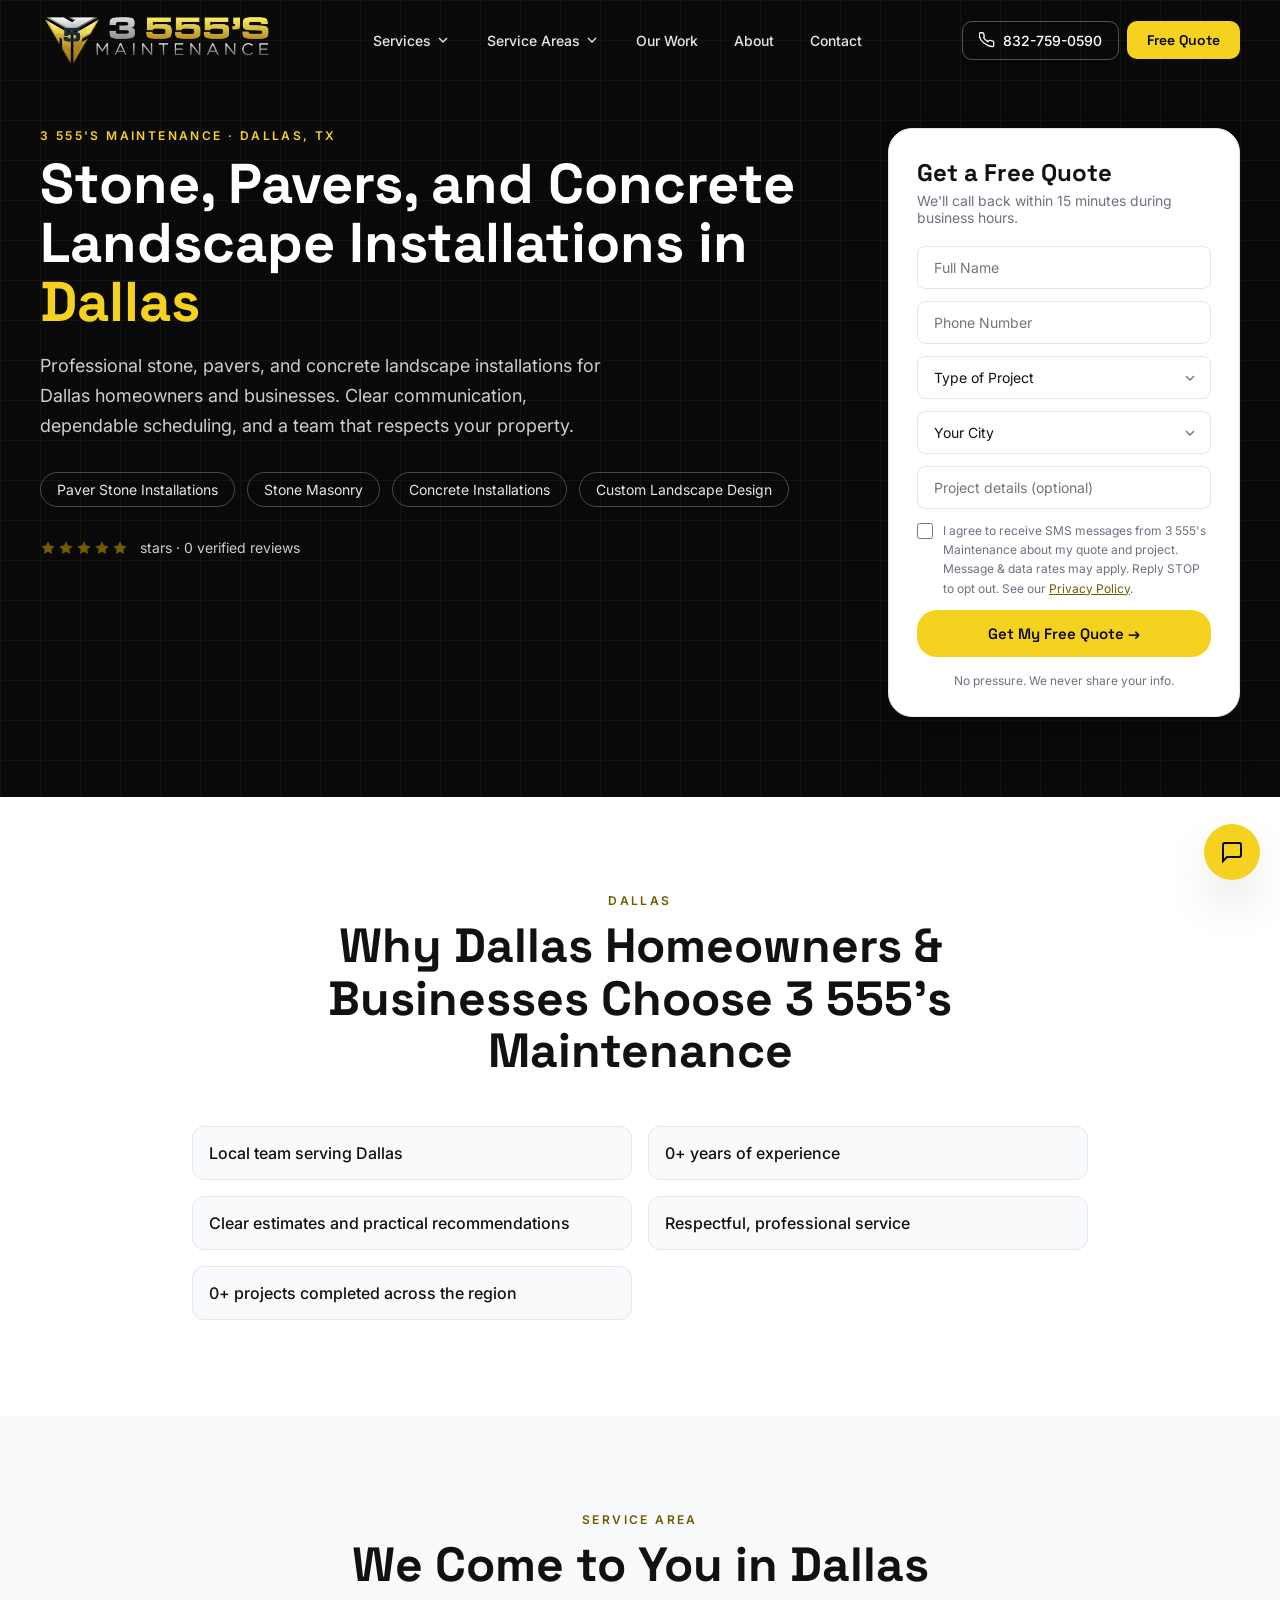
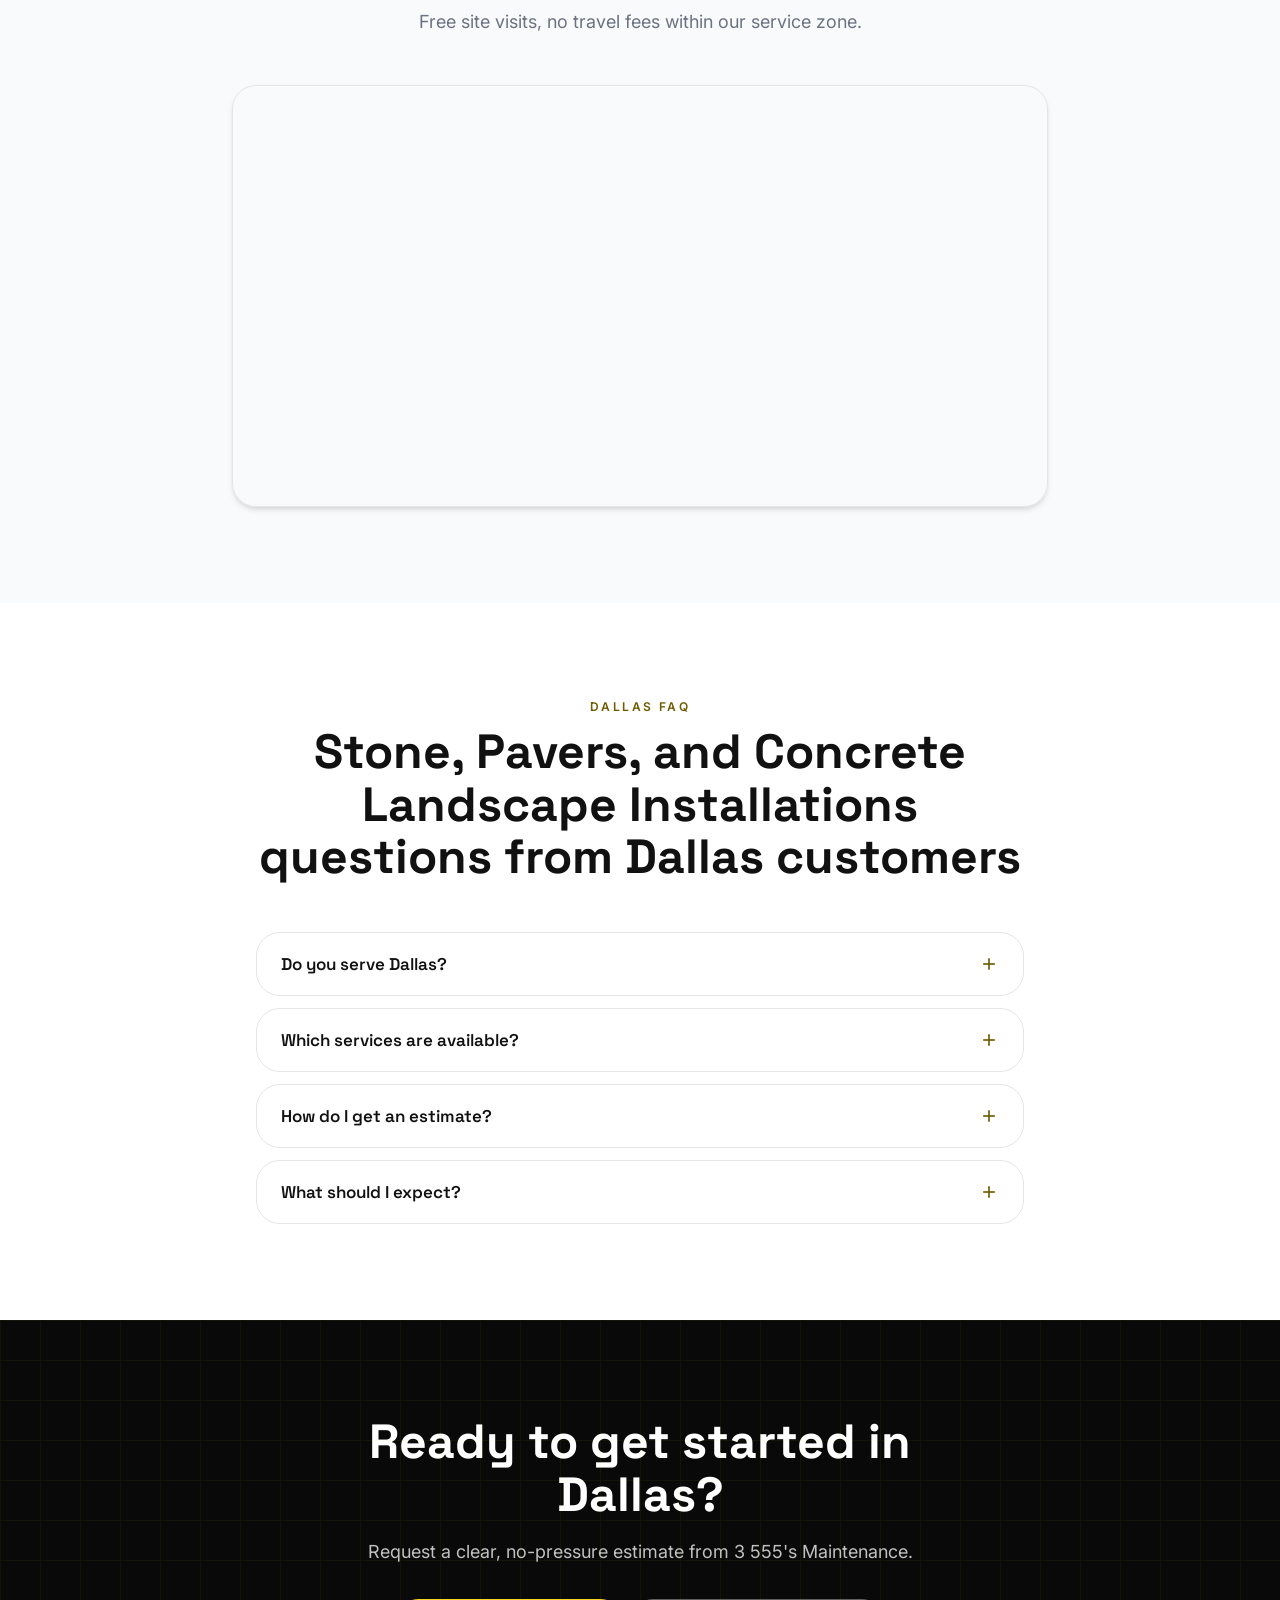
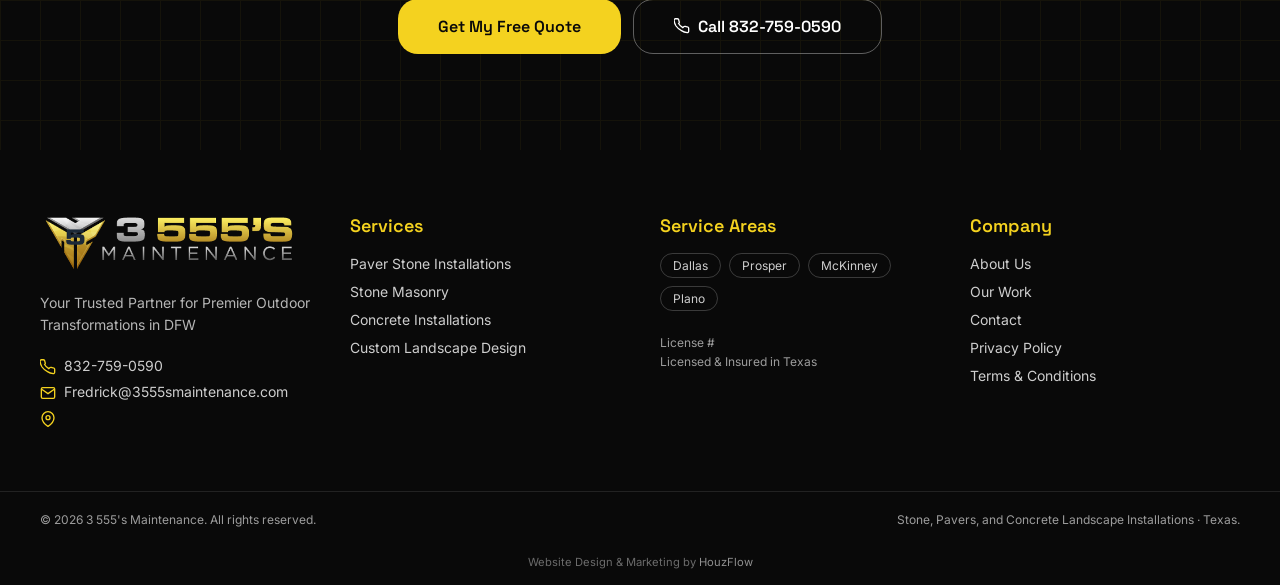
<file: cities/dallas.html>
<!doctype html>
<html lang="en">
<head>
  <!-- ── CONFIG (loaded early for Meta Pixel) ──────────────────── -->
  <script src="../CONFIG.js"></script>
  <!-- ── Meta Pixel Base Code (reads CONFIG.metaPixelId) ───────── -->
  <script>
  (function() {
    if (!CONFIG.metaPixelId) return;
    !function(f,b,e,v,n,t,s)
    {if(f.fbq)return;n=f.fbq=function(){n.callMethod?
    n.callMethod.apply(n,arguments):n.queue.push(arguments)};
    if(!f._fbq)f._fbq=n;n.push=n;n.loaded=!0;n.version='2.0';
    n.queue=[];t=b.createElement(e);t.async=!0;
    t.src=v;s=b.getElementsByTagName(e)[0];
    s.parentNode.insertBefore(t,s)}(window, document,'script',
    'https://connect.facebook.net/en_US/fbevents.js');
    fbq('init', CONFIG.metaPixelId);
    fbq('track', 'PageView');
    document.write('<noscript><img height="1" width="1" style="display:none" src="https://www.facebook.com/tr?id=' + CONFIG.metaPixelId + '&ev=PageView&noscript=1"/></noscript>');
  })();
  </script>

  <meta charset="UTF-8" />
  <meta name="viewport" content="width=device-width, initial-scale=1.0" />
  <link rel="icon" type="image/svg+xml" href="/favicon.svg" />
  <title>Stone, Pavers, and Concrete Landscape Installations in Dallas, TX | 3 555's Maintenance</title>
  <meta name="description" content="3 555's Maintenance provides stone, pavers, and concrete landscape installations services in Dallas, TX. Request a free estimate today." />
  <link rel="preconnect" href="https://fonts.googleapis.com" />
  <link rel="preconnect" href="https://fonts.gstatic.com" crossorigin />
  <link href="https://fonts.googleapis.com/css2?family=Space+Grotesk:wght@600;700;800&family=Inter:wght@400;500;600&display=optional" rel="stylesheet" />
  <link rel="stylesheet" href="../styles.css" />
</head>
<body>

<!-- ── CITY HERO ─────────────────────────────────────────────── -->
<section class="page-hero city-hero" id="city-hero">
  <div class="grid-overlay"></div>
  <div class="container-wide city-hero-inner">
    <div class="flex-1">
      <div class="page-hero-eyebrow" id="city-eyebrow"></div>
      <h1 class="city-headline" id="city-headline"></h1>
      <p class="city-sub" id="city-sub"></p>
      <div class="city-service-pills" id="city-service-pills"></div>
      <div class="city-rating">
        <div class="stars" id="city-stars"></div>
        <span class="city-rating-text" id="city-rating-text"></span>
      </div>
    </div>
    <div class="city-form-col">
      <div id="city-lead-form"></div>
    </div>
  </div>
</section>

<!-- ── WHY US IN THIS CITY ────────────────────────────────────── -->
<section class="section-y bg-white">
  <div class="container-wide">
    <div id="city-why-header"></div>
    <div class="city-why-grid" id="city-why-grid"></div>
  </div>
</section>

<!-- ── MAP ───────────────────────────────────────────────────── -->
<section class="section-y bg-slate-50">
  <div class="container-wide" style="max-width: 56rem; margin-inline: auto;">
    <div id="city-map-header"></div>
    <div id="city-map"></div>
  </div>
</section>

<!-- ── CITY FAQs ──────────────────────────────────────────────── -->
<section class="section-y bg-white">
  <div class="container-wide">
    <div id="city-faq-header"></div>
    <div id="city-faq-container"></div>
  </div>
</section>

<!-- ── CTA ────────────────────────────────────────────────────── -->
<div id="city-cta"></div><script src="../components.js"></script><script src="/generic-runtime.js"></script>
<script>
document.addEventListener('DOMContentLoaded', () => {
  // Read slug from URL: /your-city.html -> your-city
  const slug = window.location.pathname.split('/').pop().replace('.html', '');
  const area = CONFIG.serviceAreas.find(a => a.slug === slug);

  if (!area) {
    document.getElementById('city-hero').innerHTML = `
      <div class="container-wide" style="padding-top:8rem;padding-bottom:4rem;text-align:center;color:#fff">
        <h1 style="font-family:var(--font-display);font-size:2rem;font-weight:700">Location Not Found</h1>
        <p style="margin-top:1rem;color:rgba(255,255,255,0.8)">
          We may still serve your area!
          <a href="/contact.html" style="color:var(--color-primary);text-decoration:underline">Contact us</a> to find out.
        </p>
      </div>`;
    return;
  }

  const countyStr = area.county ? `, ${area.county} County` : '';

  // Meta
  document.title = `Epoxy & Professional Home Services in ${area.name}, ${CONFIG.stateShort} | ${CONFIG.businessName}`;
  document.querySelector('meta[name="description"]').setAttribute('content',
    `${CONFIG.businessName} installs epoxy garage projects, professional coatings, metallic epoxy and commercial home services in ${area.name}${countyStr}, ${CONFIG.stateShort}. Free quotes. Written warranty. Call ${CONFIG.phone}.`
  );

  // Hero
  document.getElementById('city-eyebrow').textContent = `${CONFIG.businessName} · ${area.name}, ${CONFIG.stateShort}`;
  document.getElementById('city-headline').innerHTML = `Home Services in <span style="color:var(--color-primary)">${area.name}</span>`;
  document.getElementById('city-sub').innerHTML = `Professional epoxy, professional, and metallic home services for ${area.name} homeowners and businesses. Diamond-ground prep, premium materials, and a <strong>written workmanship warranty</strong>.`;
  document.getElementById('city-stars').innerHTML = renderStars(5);
  document.getElementById('city-rating-text').textContent = `${CONFIG.rating} stars · ${CONFIG.reviewCount} verified reviews`;

  // Service pills
  document.getElementById('city-service-pills').innerHTML = CONFIG.services.map(s => `
    <a href="../services/${s.slug}.html" class="city-service-pill">${s.name}</a>`).join('');

  // Lead form
  buildLeadForm('city-lead-form', { variant: 'card', showCity: true, showMessage: false });

  // Why us section
  document.getElementById('city-why-header').innerHTML = sectionHeaderHTML({
    eyebrow: area.name,
    title: `Why ${area.name} Homeowners & Businesses Choose ${CONFIG.businessName}`
  });
  const whyPoints = [
    `Local crew based in the ${area.county || CONFIG.city} area`,
    `${CONFIG.yearsExperience}+ years installing projects in ${area.name}`,
    "Diamond-ground prep on every single job",
    "100% solids epoxy and professional — no water-based fillers",
    "Written workmanship warranty on all installations",
    `${CONFIG.projectsCompleted} projects installed across the region`,
  ];
  document.getElementById('city-why-grid').innerHTML = whyPoints.map(item => `
    <div class="city-why-item">
      <svg class="why-check" viewBox="0 0 24 24" fill="none" stroke="currentColor" stroke-width="2"><path d="M22 11.08V12a10 10 0 11-5.93-9.14"/><polyline points="22 4 12 14.01 9 11.01"/></svg>
      <span>${item}</span>
    </div>`).join('');

  // Map
  document.getElementById('city-map-header').innerHTML = sectionHeaderHTML({
    eyebrow: 'Service Area',
    title: `We Come to You in ${area.name}`,
    subtitle: "Free site visits, no travel fees within our service zone."
  });
  document.getElementById('city-map').innerHTML = mapEmbedHTML(`${area.name} ${CONFIG.stateShort} home services contractor`);

  // FAQs
  const cityFaqs = [
    {
      q: `Do you install epoxy projects throughout ${area.name}${countyStr}?`,
      a: `Yes — we cover all neighbourhoods and zip codes in ${area.name} with no travel surcharges. Our local crew can typically schedule a free site visit within 1–2 business days.`,
    },
    {
      q: `What types of projects do you coat in ${area.name}?`,
      a: `We install epoxy garage projects, professional coatings, metallic epoxy, commercial warehouse projects, pool deck coatings, and basement project systems throughout ${area.name} and the surrounding area.`,
    },
    {
      q: `How much does home services cost in ${area.name}?`,
      a: `Pricing depends on square footage, concrete condition, and the coating system chosen. A typical 2-car garage in ${area.name} ranges from $1,500–$3,500 for a full broadcast service standard with professional topcoat. We provide detailed written quotes at no charge.`,
    },
    {
      q: `How long does epoxy project installation take in ${area.name}?`,
      a: `Most residential garages and basements in ${area.name} are completed in a single day. Commercial projects depend on square footage. Professional topcoats are ready for foot traffic in 4–6 hours and vehicle traffic in 24 hours.`,
    },
  ];

  document.getElementById('city-faq-header').innerHTML = sectionHeaderHTML({
    eyebrow: `${area.name} FAQ`,
    title: `Home Services Questions from ${area.name} Customers`
  });
  renderFAQs('city-faq-container', cityFaqs);

  // CTA
  document.getElementById('city-cta').innerHTML = ctaSectionHTML({
    title: `Ready for a Better Project in ${area.name}?`,
    subtitle: `Free, no-obligation quote from ${CONFIG.businessName}. We visit your site, assess the concrete, and deliver a written estimate — usually same day.`
  });
});
</script>

<style>
/* ── CITY PAGE STYLES ─────────────────────────────────────── */
.city-hero { padding-bottom: 5rem; }
.city-hero-inner {
  position: relative;
  display: flex;
  flex-direction: column;
  gap: 3rem;
  align-items: flex-start;
}
@media (min-width: 1024px) {
  .city-hero-inner { flex-direction: row; align-items: flex-start; }
}
.flex-1 { flex: 1; }
.city-headline { color: #fff; font-size: clamp(2rem, 5vw, 3.5rem); margin-bottom: 1.25rem; }
.city-sub { color: rgba(255,255,255,0.8); font-size: 1.125rem; max-width: 36rem; line-height: 1.65; margin-bottom: 2rem; }
.city-service-pills { display: flex; flex-wrap: wrap; gap: 0.75rem; margin-bottom: 2rem; }
.city-service-pill {
  display: inline-block;
  padding: 0.5rem 1rem;
  border-radius: 9999px;
  border: 1px solid rgba(255,255,255,0.25);
  color: rgba(255,255,255,0.9);
  font-size: 0.875rem;
  text-decoration: none;
  transition: background 0.15s;
}
.city-service-pill:hover { background: rgba(255,255,255,0.1); }
.city-rating { display: flex; align-items: center; gap: 0.75rem; }
.city-rating-text { color: rgba(255,255,255,0.8); font-size: 0.875rem; }
.city-form-col { width: 100%; max-width: 22rem; }

/* Why grid */
.city-why-grid { display: grid; grid-template-columns: 1fr; gap: 1rem; max-width: 56rem; margin-inline: auto; }
@media (min-width: 768px) { .city-why-grid { grid-template-columns: repeat(2, 1fr); } }
.city-why-item {
  display: flex;
  align-items: flex-start;
  gap: 0.75rem;
  padding: 1rem;
  background: var(--color-slate-50);
  border-radius: 0.75rem;
  border: 1px solid var(--color-slate-200);
}
.city-why-item span { color: var(--color-navy); font-weight: 500; }
.why-check { width: 1.25rem; height: 1.25rem; color: var(--color-primary); flex-shrink: 0; margin-top: 0.125rem; }
</style>

</body>
</html>
</file>
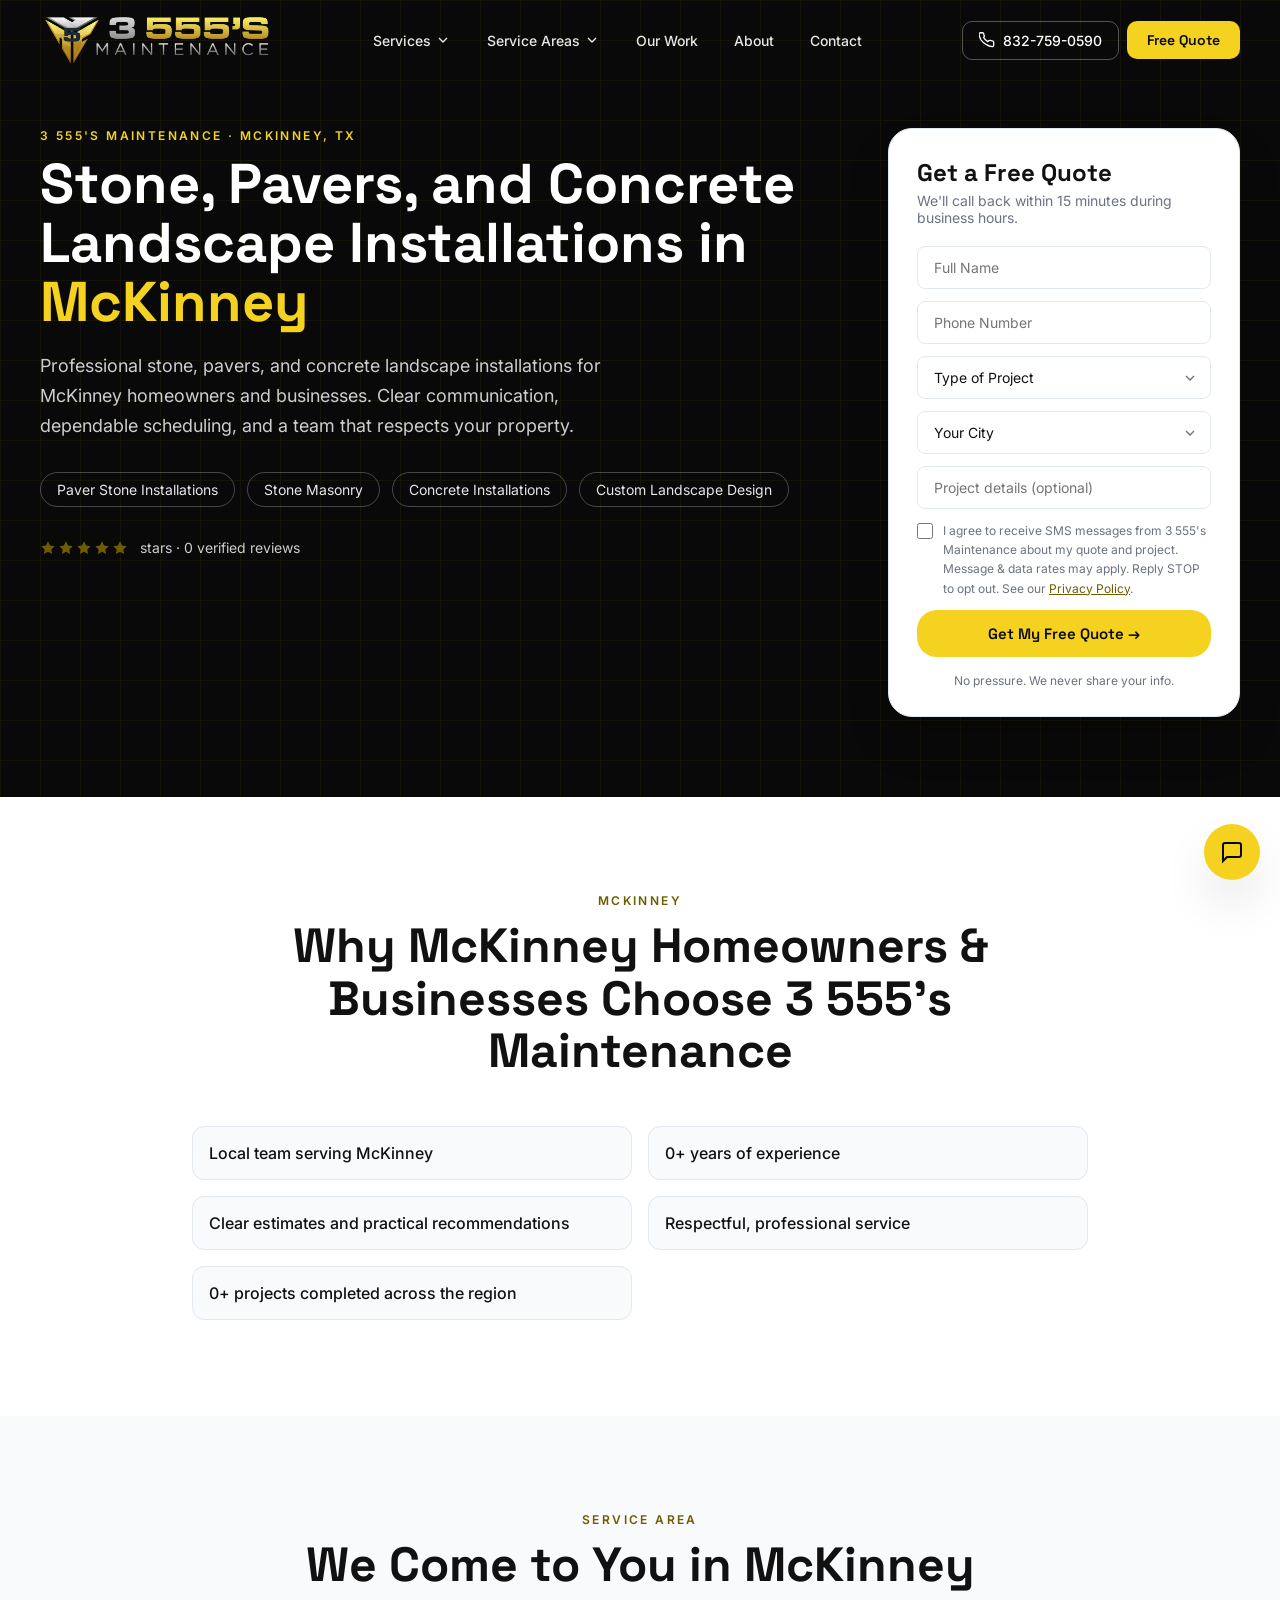
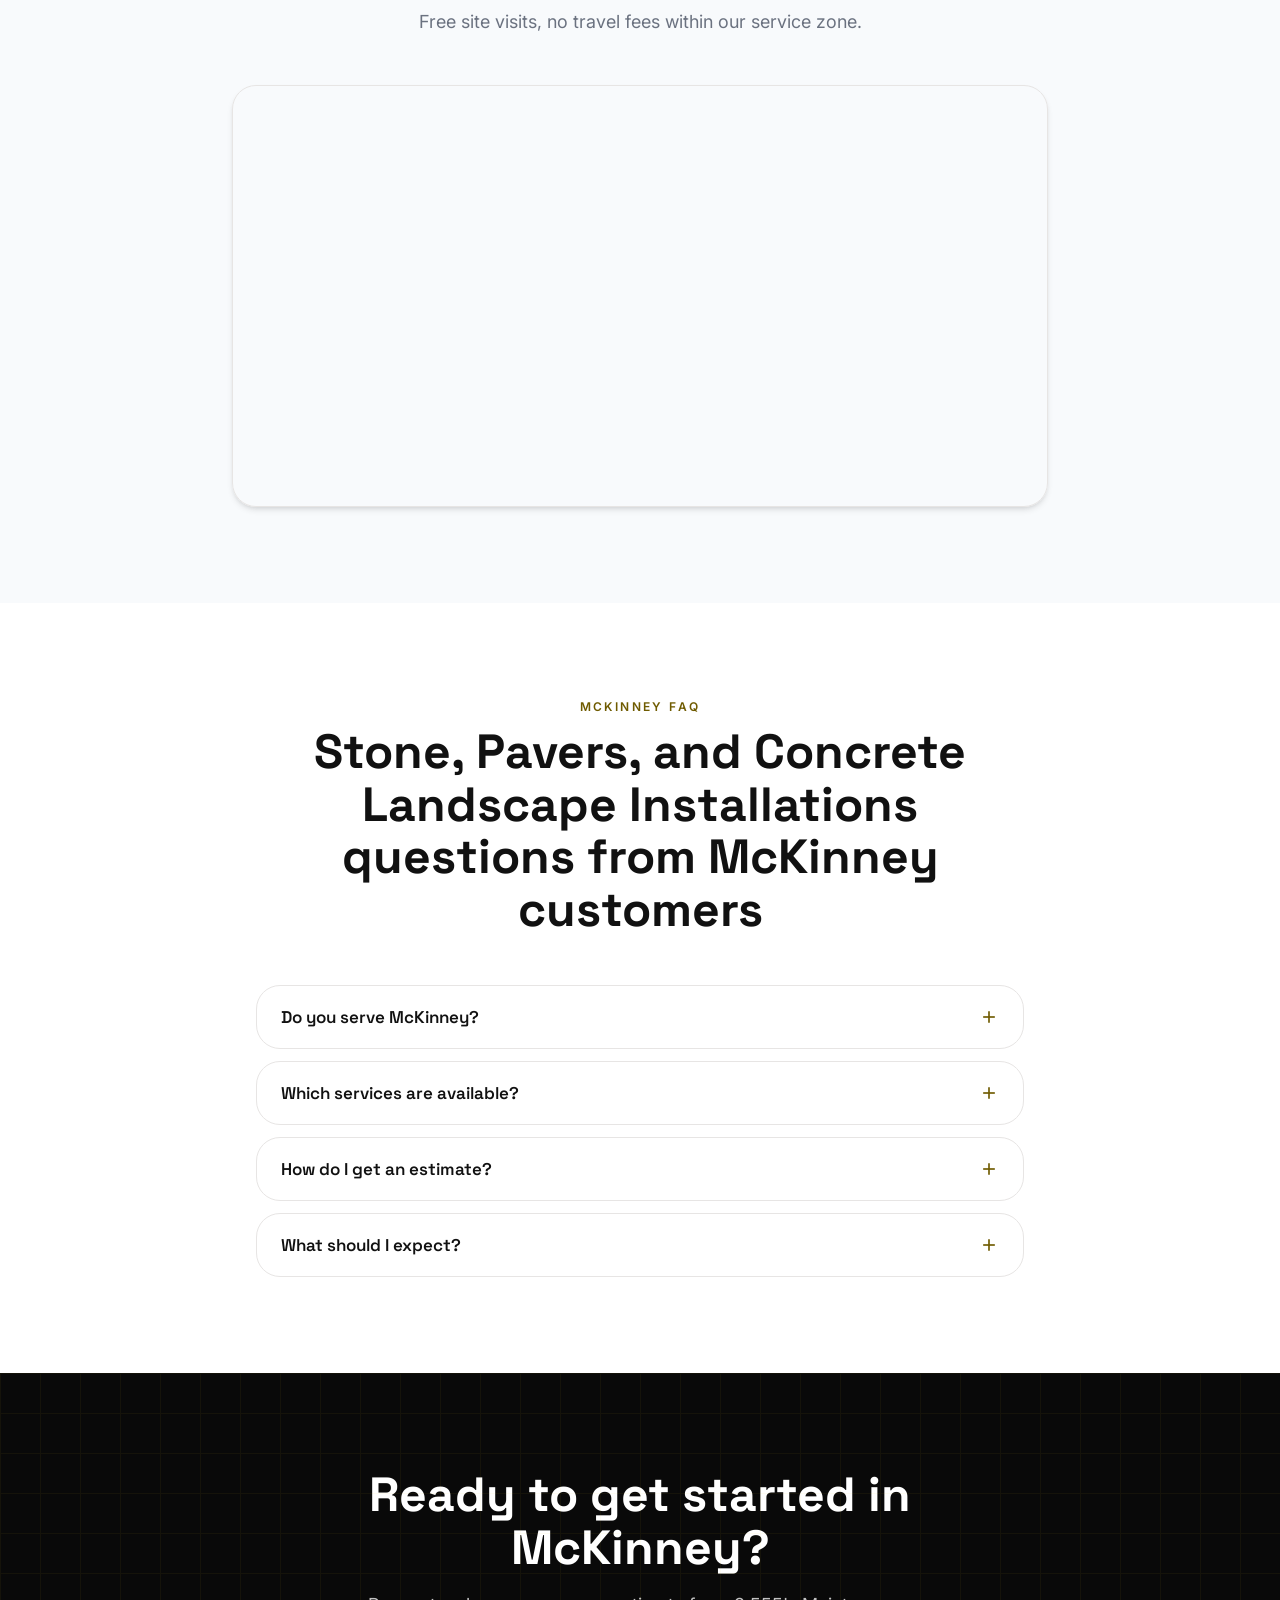
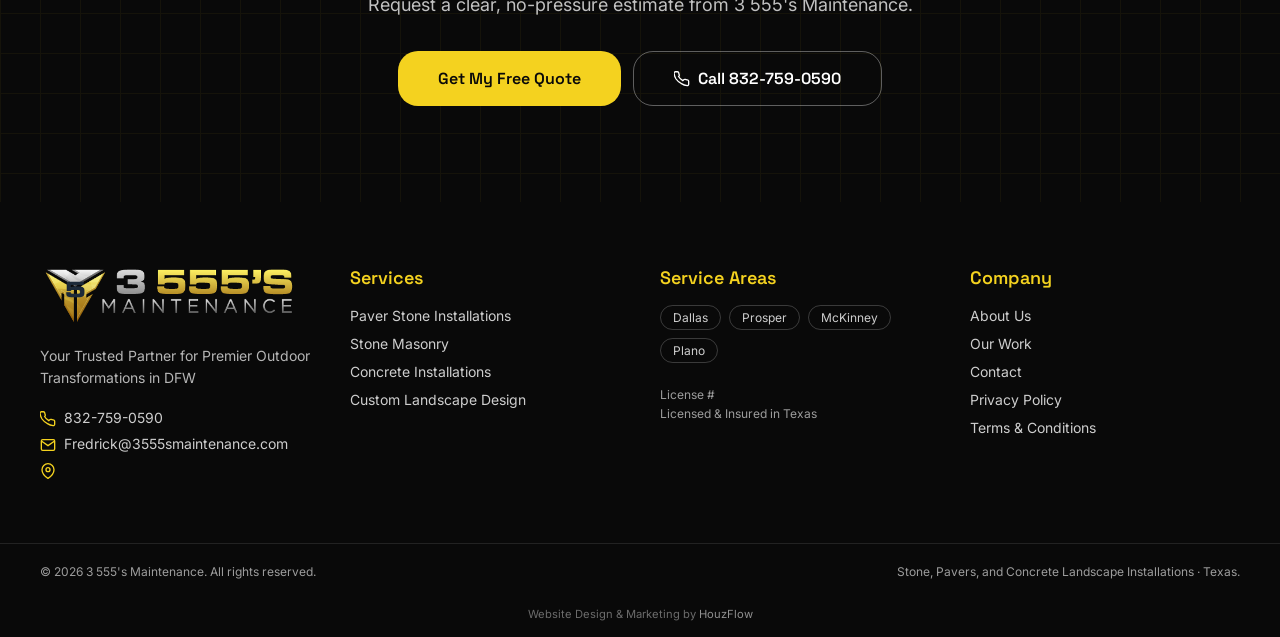
<file: cities/mckinney.html>
<!doctype html>
<html lang="en">
<head>
  <!-- ── CONFIG (loaded early for Meta Pixel) ──────────────────── -->
  <script src="../CONFIG.js"></script>
  <!-- ── Meta Pixel Base Code (reads CONFIG.metaPixelId) ───────── -->
  <script>
  (function() {
    if (!CONFIG.metaPixelId) return;
    !function(f,b,e,v,n,t,s)
    {if(f.fbq)return;n=f.fbq=function(){n.callMethod?
    n.callMethod.apply(n,arguments):n.queue.push(arguments)};
    if(!f._fbq)f._fbq=n;n.push=n;n.loaded=!0;n.version='2.0';
    n.queue=[];t=b.createElement(e);t.async=!0;
    t.src=v;s=b.getElementsByTagName(e)[0];
    s.parentNode.insertBefore(t,s)}(window, document,'script',
    'https://connect.facebook.net/en_US/fbevents.js');
    fbq('init', CONFIG.metaPixelId);
    fbq('track', 'PageView');
    document.write('<noscript><img height="1" width="1" style="display:none" src="https://www.facebook.com/tr?id=' + CONFIG.metaPixelId + '&ev=PageView&noscript=1"/></noscript>');
  })();
  </script>

  <meta charset="UTF-8" />
  <meta name="viewport" content="width=device-width, initial-scale=1.0" />
  <link rel="icon" type="image/svg+xml" href="/favicon.svg" />
  <title>Stone, Pavers, and Concrete Landscape Installations in McKinney, TX | 3 555's Maintenance</title>
  <meta name="description" content="3 555's Maintenance provides stone, pavers, and concrete landscape installations services in McKinney, TX. Request a free estimate today." />
  <link rel="preconnect" href="https://fonts.googleapis.com" />
  <link rel="preconnect" href="https://fonts.gstatic.com" crossorigin />
  <link href="https://fonts.googleapis.com/css2?family=Space+Grotesk:wght@600;700;800&family=Inter:wght@400;500;600&display=optional" rel="stylesheet" />
  <link rel="stylesheet" href="../styles.css" />
</head>
<body>

<!-- ── CITY HERO ─────────────────────────────────────────────── -->
<section class="page-hero city-hero" id="city-hero">
  <div class="grid-overlay"></div>
  <div class="container-wide city-hero-inner">
    <div class="flex-1">
      <div class="page-hero-eyebrow" id="city-eyebrow"></div>
      <h1 class="city-headline" id="city-headline"></h1>
      <p class="city-sub" id="city-sub"></p>
      <div class="city-service-pills" id="city-service-pills"></div>
      <div class="city-rating">
        <div class="stars" id="city-stars"></div>
        <span class="city-rating-text" id="city-rating-text"></span>
      </div>
    </div>
    <div class="city-form-col">
      <div id="city-lead-form"></div>
    </div>
  </div>
</section>

<!-- ── WHY US IN THIS CITY ────────────────────────────────────── -->
<section class="section-y bg-white">
  <div class="container-wide">
    <div id="city-why-header"></div>
    <div class="city-why-grid" id="city-why-grid"></div>
  </div>
</section>

<!-- ── MAP ───────────────────────────────────────────────────── -->
<section class="section-y bg-slate-50">
  <div class="container-wide" style="max-width: 56rem; margin-inline: auto;">
    <div id="city-map-header"></div>
    <div id="city-map"></div>
  </div>
</section>

<!-- ── CITY FAQs ──────────────────────────────────────────────── -->
<section class="section-y bg-white">
  <div class="container-wide">
    <div id="city-faq-header"></div>
    <div id="city-faq-container"></div>
  </div>
</section>

<!-- ── CTA ────────────────────────────────────────────────────── -->
<div id="city-cta"></div><script src="../components.js"></script><script src="/generic-runtime.js"></script>
<script>
document.addEventListener('DOMContentLoaded', () => {
  // Read slug from URL: /your-city.html -> your-city
  const slug = window.location.pathname.split('/').pop().replace('.html', '');
  const area = CONFIG.serviceAreas.find(a => a.slug === slug);

  if (!area) {
    document.getElementById('city-hero').innerHTML = `
      <div class="container-wide" style="padding-top:8rem;padding-bottom:4rem;text-align:center;color:#fff">
        <h1 style="font-family:var(--font-display);font-size:2rem;font-weight:700">Location Not Found</h1>
        <p style="margin-top:1rem;color:rgba(255,255,255,0.8)">
          We may still serve your area!
          <a href="/contact.html" style="color:var(--color-primary);text-decoration:underline">Contact us</a> to find out.
        </p>
      </div>`;
    return;
  }

  const countyStr = area.county ? `, ${area.county} County` : '';

  // Meta
  document.title = `Epoxy & Professional Home Services in ${area.name}, ${CONFIG.stateShort} | ${CONFIG.businessName}`;
  document.querySelector('meta[name="description"]').setAttribute('content',
    `${CONFIG.businessName} installs epoxy garage projects, professional coatings, metallic epoxy and commercial home services in ${area.name}${countyStr}, ${CONFIG.stateShort}. Free quotes. Written warranty. Call ${CONFIG.phone}.`
  );

  // Hero
  document.getElementById('city-eyebrow').textContent = `${CONFIG.businessName} · ${area.name}, ${CONFIG.stateShort}`;
  document.getElementById('city-headline').innerHTML = `Home Services in <span style="color:var(--color-primary)">${area.name}</span>`;
  document.getElementById('city-sub').innerHTML = `Professional epoxy, professional, and metallic home services for ${area.name} homeowners and businesses. Diamond-ground prep, premium materials, and a <strong>written workmanship warranty</strong>.`;
  document.getElementById('city-stars').innerHTML = renderStars(5);
  document.getElementById('city-rating-text').textContent = `${CONFIG.rating} stars · ${CONFIG.reviewCount} verified reviews`;

  // Service pills
  document.getElementById('city-service-pills').innerHTML = CONFIG.services.map(s => `
    <a href="../services/${s.slug}.html" class="city-service-pill">${s.name}</a>`).join('');

  // Lead form
  buildLeadForm('city-lead-form', { variant: 'card', showCity: true, showMessage: false });

  // Why us section
  document.getElementById('city-why-header').innerHTML = sectionHeaderHTML({
    eyebrow: area.name,
    title: `Why ${area.name} Homeowners & Businesses Choose ${CONFIG.businessName}`
  });
  const whyPoints = [
    `Local crew based in the ${area.county || CONFIG.city} area`,
    `${CONFIG.yearsExperience}+ years installing projects in ${area.name}`,
    "Diamond-ground prep on every single job",
    "100% solids epoxy and professional — no water-based fillers",
    "Written workmanship warranty on all installations",
    `${CONFIG.projectsCompleted} projects installed across the region`,
  ];
  document.getElementById('city-why-grid').innerHTML = whyPoints.map(item => `
    <div class="city-why-item">
      <svg class="why-check" viewBox="0 0 24 24" fill="none" stroke="currentColor" stroke-width="2"><path d="M22 11.08V12a10 10 0 11-5.93-9.14"/><polyline points="22 4 12 14.01 9 11.01"/></svg>
      <span>${item}</span>
    </div>`).join('');

  // Map
  document.getElementById('city-map-header').innerHTML = sectionHeaderHTML({
    eyebrow: 'Service Area',
    title: `We Come to You in ${area.name}`,
    subtitle: "Free site visits, no travel fees within our service zone."
  });
  document.getElementById('city-map').innerHTML = mapEmbedHTML(`${area.name} ${CONFIG.stateShort} home services contractor`);

  // FAQs
  const cityFaqs = [
    {
      q: `Do you install epoxy projects throughout ${area.name}${countyStr}?`,
      a: `Yes — we cover all neighbourhoods and zip codes in ${area.name} with no travel surcharges. Our local crew can typically schedule a free site visit within 1–2 business days.`,
    },
    {
      q: `What types of projects do you coat in ${area.name}?`,
      a: `We install epoxy garage projects, professional coatings, metallic epoxy, commercial warehouse projects, pool deck coatings, and basement project systems throughout ${area.name} and the surrounding area.`,
    },
    {
      q: `How much does home services cost in ${area.name}?`,
      a: `Pricing depends on square footage, concrete condition, and the coating system chosen. A typical 2-car garage in ${area.name} ranges from $1,500–$3,500 for a full broadcast service standard with professional topcoat. We provide detailed written quotes at no charge.`,
    },
    {
      q: `How long does epoxy project installation take in ${area.name}?`,
      a: `Most residential garages and basements in ${area.name} are completed in a single day. Commercial projects depend on square footage. Professional topcoats are ready for foot traffic in 4–6 hours and vehicle traffic in 24 hours.`,
    },
  ];

  document.getElementById('city-faq-header').innerHTML = sectionHeaderHTML({
    eyebrow: `${area.name} FAQ`,
    title: `Home Services Questions from ${area.name} Customers`
  });
  renderFAQs('city-faq-container', cityFaqs);

  // CTA
  document.getElementById('city-cta').innerHTML = ctaSectionHTML({
    title: `Ready for a Better Project in ${area.name}?`,
    subtitle: `Free, no-obligation quote from ${CONFIG.businessName}. We visit your site, assess the concrete, and deliver a written estimate — usually same day.`
  });
});
</script>

<style>
/* ── CITY PAGE STYLES ─────────────────────────────────────── */
.city-hero { padding-bottom: 5rem; }
.city-hero-inner {
  position: relative;
  display: flex;
  flex-direction: column;
  gap: 3rem;
  align-items: flex-start;
}
@media (min-width: 1024px) {
  .city-hero-inner { flex-direction: row; align-items: flex-start; }
}
.flex-1 { flex: 1; }
.city-headline { color: #fff; font-size: clamp(2rem, 5vw, 3.5rem); margin-bottom: 1.25rem; }
.city-sub { color: rgba(255,255,255,0.8); font-size: 1.125rem; max-width: 36rem; line-height: 1.65; margin-bottom: 2rem; }
.city-service-pills { display: flex; flex-wrap: wrap; gap: 0.75rem; margin-bottom: 2rem; }
.city-service-pill {
  display: inline-block;
  padding: 0.5rem 1rem;
  border-radius: 9999px;
  border: 1px solid rgba(255,255,255,0.25);
  color: rgba(255,255,255,0.9);
  font-size: 0.875rem;
  text-decoration: none;
  transition: background 0.15s;
}
.city-service-pill:hover { background: rgba(255,255,255,0.1); }
.city-rating { display: flex; align-items: center; gap: 0.75rem; }
.city-rating-text { color: rgba(255,255,255,0.8); font-size: 0.875rem; }
.city-form-col { width: 100%; max-width: 22rem; }

/* Why grid */
.city-why-grid { display: grid; grid-template-columns: 1fr; gap: 1rem; max-width: 56rem; margin-inline: auto; }
@media (min-width: 768px) { .city-why-grid { grid-template-columns: repeat(2, 1fr); } }
.city-why-item {
  display: flex;
  align-items: flex-start;
  gap: 0.75rem;
  padding: 1rem;
  background: var(--color-slate-50);
  border-radius: 0.75rem;
  border: 1px solid var(--color-slate-200);
}
.city-why-item span { color: var(--color-navy); font-weight: 500; }
.why-check { width: 1.25rem; height: 1.25rem; color: var(--color-primary); flex-shrink: 0; margin-top: 0.125rem; }
</style>

</body>
</html>
</file>
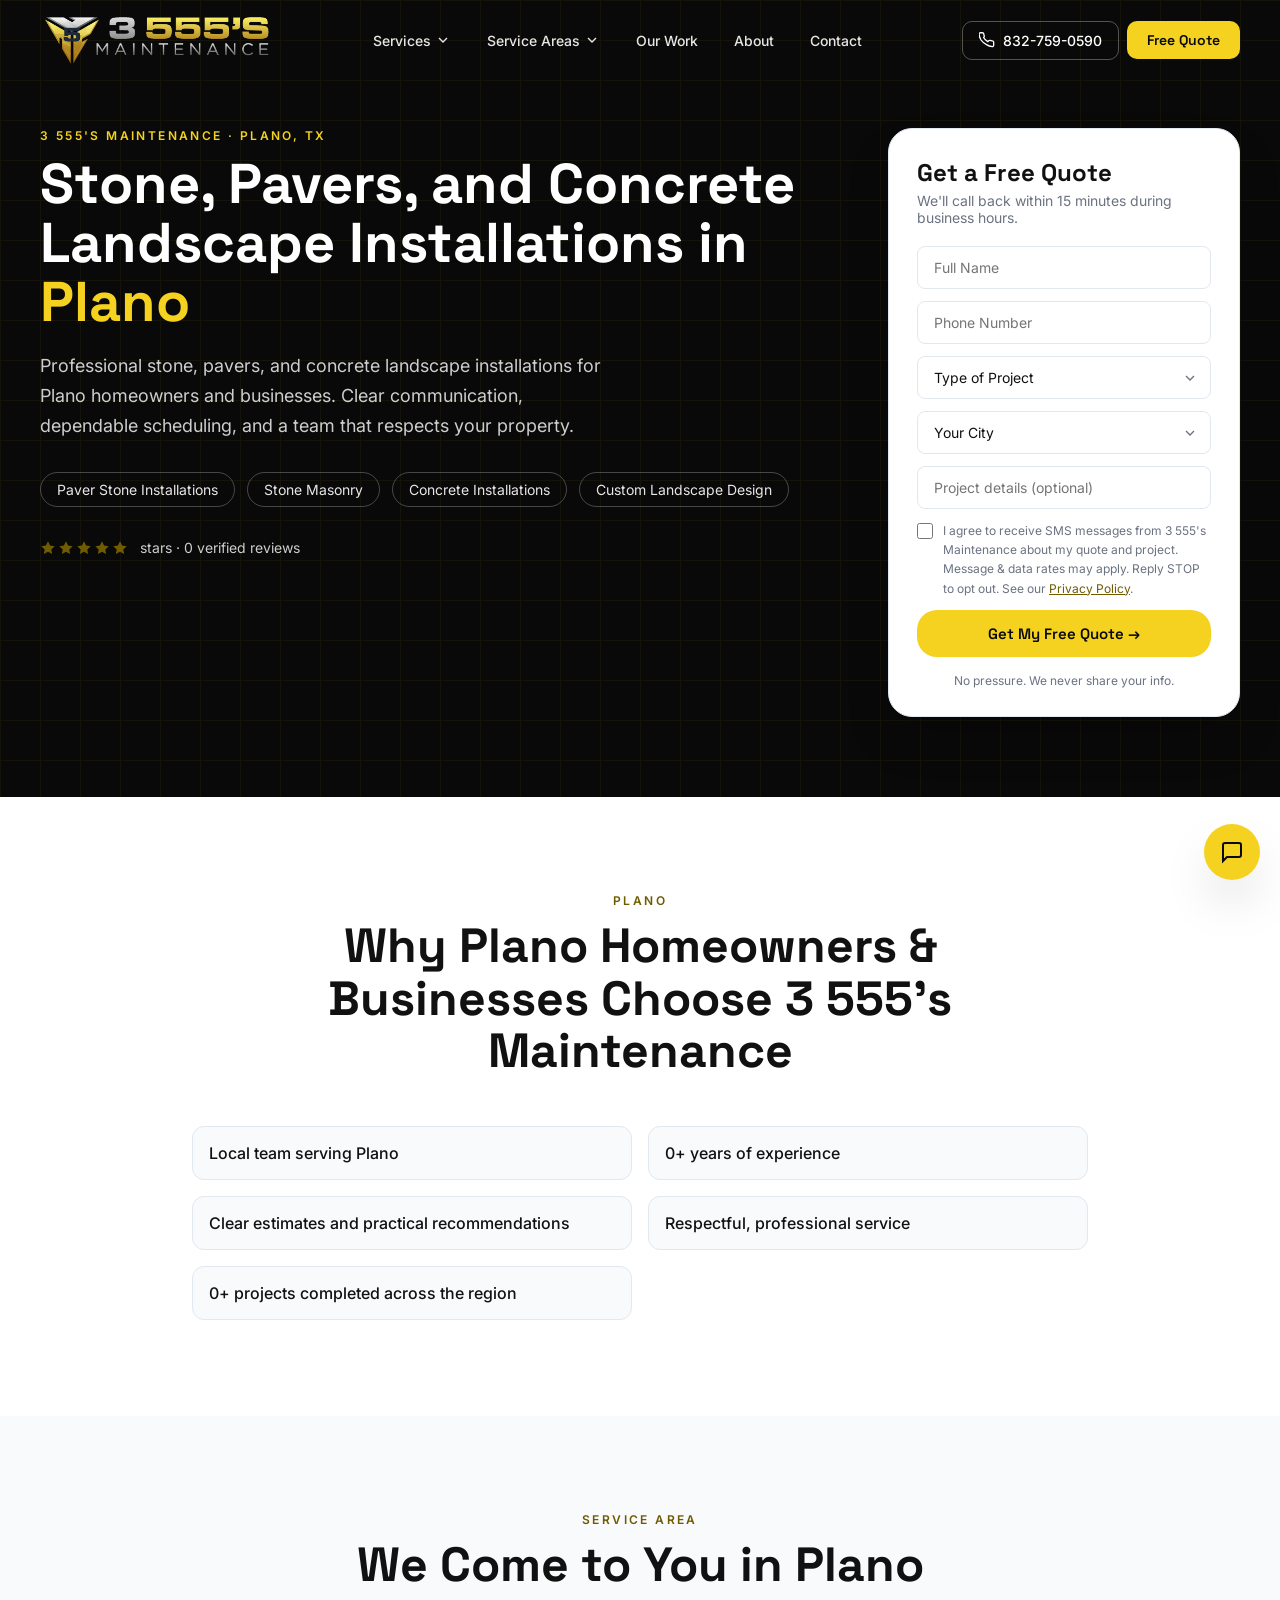
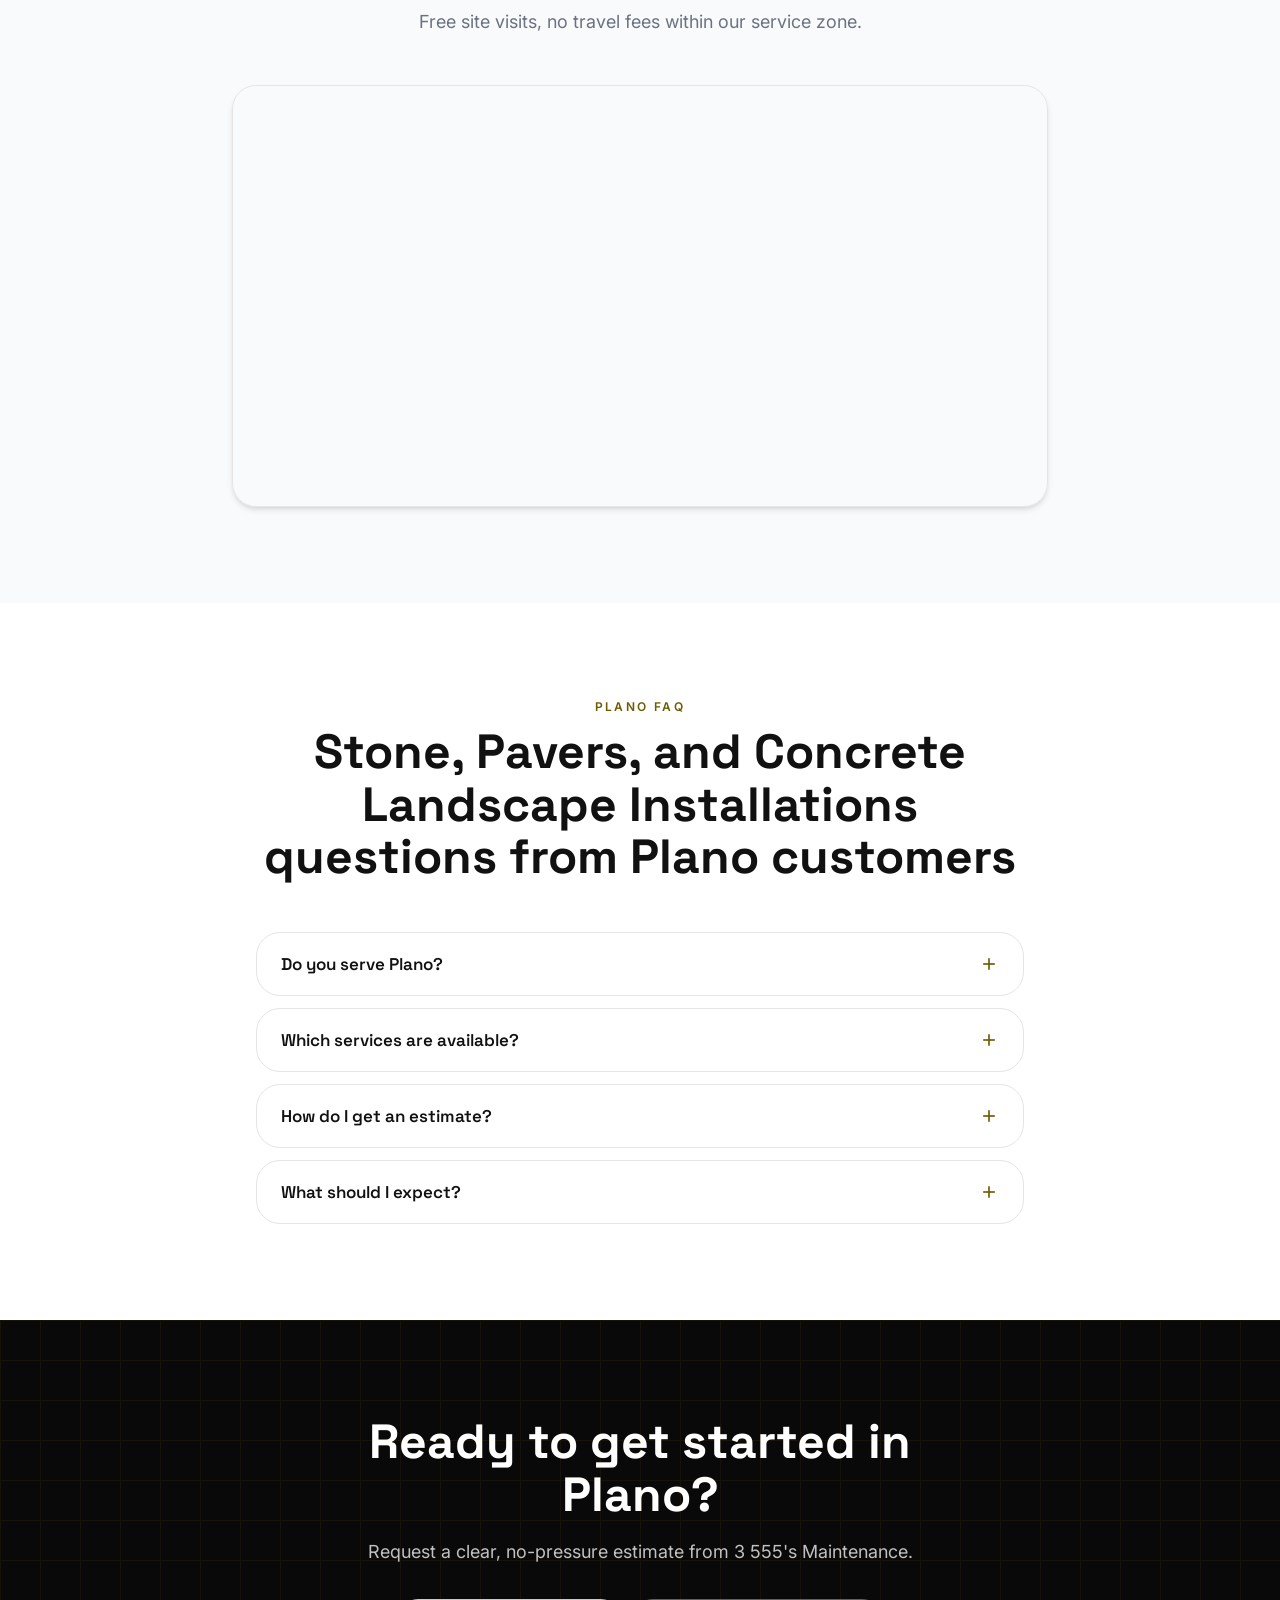
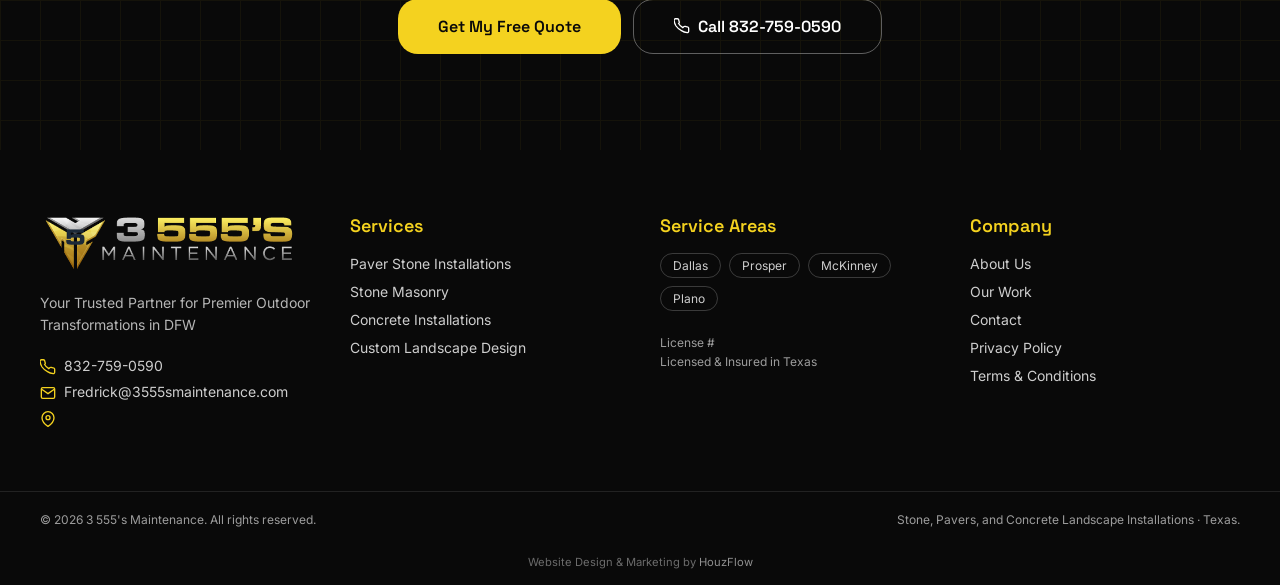
<file: cities/plano.html>
<!doctype html>
<html lang="en">
<head>
  <!-- ── CONFIG (loaded early for Meta Pixel) ──────────────────── -->
  <script src="../CONFIG.js"></script>
  <!-- ── Meta Pixel Base Code (reads CONFIG.metaPixelId) ───────── -->
  <script>
  (function() {
    if (!CONFIG.metaPixelId) return;
    !function(f,b,e,v,n,t,s)
    {if(f.fbq)return;n=f.fbq=function(){n.callMethod?
    n.callMethod.apply(n,arguments):n.queue.push(arguments)};
    if(!f._fbq)f._fbq=n;n.push=n;n.loaded=!0;n.version='2.0';
    n.queue=[];t=b.createElement(e);t.async=!0;
    t.src=v;s=b.getElementsByTagName(e)[0];
    s.parentNode.insertBefore(t,s)}(window, document,'script',
    'https://connect.facebook.net/en_US/fbevents.js');
    fbq('init', CONFIG.metaPixelId);
    fbq('track', 'PageView');
    document.write('<noscript><img height="1" width="1" style="display:none" src="https://www.facebook.com/tr?id=' + CONFIG.metaPixelId + '&ev=PageView&noscript=1"/></noscript>');
  })();
  </script>

  <meta charset="UTF-8" />
  <meta name="viewport" content="width=device-width, initial-scale=1.0" />
  <link rel="icon" type="image/svg+xml" href="/favicon.svg" />
  <title>Stone, Pavers, and Concrete Landscape Installations in Plano, TX | 3 555's Maintenance</title>
  <meta name="description" content="3 555's Maintenance provides stone, pavers, and concrete landscape installations services in Plano, TX. Request a free estimate today." />
  <link rel="preconnect" href="https://fonts.googleapis.com" />
  <link rel="preconnect" href="https://fonts.gstatic.com" crossorigin />
  <link href="https://fonts.googleapis.com/css2?family=Space+Grotesk:wght@600;700;800&family=Inter:wght@400;500;600&display=optional" rel="stylesheet" />
  <link rel="stylesheet" href="../styles.css" />
</head>
<body>

<!-- ── CITY HERO ─────────────────────────────────────────────── -->
<section class="page-hero city-hero" id="city-hero">
  <div class="grid-overlay"></div>
  <div class="container-wide city-hero-inner">
    <div class="flex-1">
      <div class="page-hero-eyebrow" id="city-eyebrow"></div>
      <h1 class="city-headline" id="city-headline"></h1>
      <p class="city-sub" id="city-sub"></p>
      <div class="city-service-pills" id="city-service-pills"></div>
      <div class="city-rating">
        <div class="stars" id="city-stars"></div>
        <span class="city-rating-text" id="city-rating-text"></span>
      </div>
    </div>
    <div class="city-form-col">
      <div id="city-lead-form"></div>
    </div>
  </div>
</section>

<!-- ── WHY US IN THIS CITY ────────────────────────────────────── -->
<section class="section-y bg-white">
  <div class="container-wide">
    <div id="city-why-header"></div>
    <div class="city-why-grid" id="city-why-grid"></div>
  </div>
</section>

<!-- ── MAP ───────────────────────────────────────────────────── -->
<section class="section-y bg-slate-50">
  <div class="container-wide" style="max-width: 56rem; margin-inline: auto;">
    <div id="city-map-header"></div>
    <div id="city-map"></div>
  </div>
</section>

<!-- ── CITY FAQs ──────────────────────────────────────────────── -->
<section class="section-y bg-white">
  <div class="container-wide">
    <div id="city-faq-header"></div>
    <div id="city-faq-container"></div>
  </div>
</section>

<!-- ── CTA ────────────────────────────────────────────────────── -->
<div id="city-cta"></div><script src="../components.js"></script><script src="/generic-runtime.js"></script>
<script>
document.addEventListener('DOMContentLoaded', () => {
  // Read slug from URL: /your-city.html -> your-city
  const slug = window.location.pathname.split('/').pop().replace('.html', '');
  const area = CONFIG.serviceAreas.find(a => a.slug === slug);

  if (!area) {
    document.getElementById('city-hero').innerHTML = `
      <div class="container-wide" style="padding-top:8rem;padding-bottom:4rem;text-align:center;color:#fff">
        <h1 style="font-family:var(--font-display);font-size:2rem;font-weight:700">Location Not Found</h1>
        <p style="margin-top:1rem;color:rgba(255,255,255,0.8)">
          We may still serve your area!
          <a href="/contact.html" style="color:var(--color-primary);text-decoration:underline">Contact us</a> to find out.
        </p>
      </div>`;
    return;
  }

  const countyStr = area.county ? `, ${area.county} County` : '';

  // Meta
  document.title = `Epoxy & Professional Home Services in ${area.name}, ${CONFIG.stateShort} | ${CONFIG.businessName}`;
  document.querySelector('meta[name="description"]').setAttribute('content',
    `${CONFIG.businessName} installs epoxy garage projects, professional coatings, metallic epoxy and commercial home services in ${area.name}${countyStr}, ${CONFIG.stateShort}. Free quotes. Written warranty. Call ${CONFIG.phone}.`
  );

  // Hero
  document.getElementById('city-eyebrow').textContent = `${CONFIG.businessName} · ${area.name}, ${CONFIG.stateShort}`;
  document.getElementById('city-headline').innerHTML = `Home Services in <span style="color:var(--color-primary)">${area.name}</span>`;
  document.getElementById('city-sub').innerHTML = `Professional epoxy, professional, and metallic home services for ${area.name} homeowners and businesses. Diamond-ground prep, premium materials, and a <strong>written workmanship warranty</strong>.`;
  document.getElementById('city-stars').innerHTML = renderStars(5);
  document.getElementById('city-rating-text').textContent = `${CONFIG.rating} stars · ${CONFIG.reviewCount} verified reviews`;

  // Service pills
  document.getElementById('city-service-pills').innerHTML = CONFIG.services.map(s => `
    <a href="../services/${s.slug}.html" class="city-service-pill">${s.name}</a>`).join('');

  // Lead form
  buildLeadForm('city-lead-form', { variant: 'card', showCity: true, showMessage: false });

  // Why us section
  document.getElementById('city-why-header').innerHTML = sectionHeaderHTML({
    eyebrow: area.name,
    title: `Why ${area.name} Homeowners & Businesses Choose ${CONFIG.businessName}`
  });
  const whyPoints = [
    `Local crew based in the ${area.county || CONFIG.city} area`,
    `${CONFIG.yearsExperience}+ years installing projects in ${area.name}`,
    "Diamond-ground prep on every single job",
    "100% solids epoxy and professional — no water-based fillers",
    "Written workmanship warranty on all installations",
    `${CONFIG.projectsCompleted} projects installed across the region`,
  ];
  document.getElementById('city-why-grid').innerHTML = whyPoints.map(item => `
    <div class="city-why-item">
      <svg class="why-check" viewBox="0 0 24 24" fill="none" stroke="currentColor" stroke-width="2"><path d="M22 11.08V12a10 10 0 11-5.93-9.14"/><polyline points="22 4 12 14.01 9 11.01"/></svg>
      <span>${item}</span>
    </div>`).join('');

  // Map
  document.getElementById('city-map-header').innerHTML = sectionHeaderHTML({
    eyebrow: 'Service Area',
    title: `We Come to You in ${area.name}`,
    subtitle: "Free site visits, no travel fees within our service zone."
  });
  document.getElementById('city-map').innerHTML = mapEmbedHTML(`${area.name} ${CONFIG.stateShort} home services contractor`);

  // FAQs
  const cityFaqs = [
    {
      q: `Do you install epoxy projects throughout ${area.name}${countyStr}?`,
      a: `Yes — we cover all neighbourhoods and zip codes in ${area.name} with no travel surcharges. Our local crew can typically schedule a free site visit within 1–2 business days.`,
    },
    {
      q: `What types of projects do you coat in ${area.name}?`,
      a: `We install epoxy garage projects, professional coatings, metallic epoxy, commercial warehouse projects, pool deck coatings, and basement project systems throughout ${area.name} and the surrounding area.`,
    },
    {
      q: `How much does home services cost in ${area.name}?`,
      a: `Pricing depends on square footage, concrete condition, and the coating system chosen. A typical 2-car garage in ${area.name} ranges from $1,500–$3,500 for a full broadcast service standard with professional topcoat. We provide detailed written quotes at no charge.`,
    },
    {
      q: `How long does epoxy project installation take in ${area.name}?`,
      a: `Most residential garages and basements in ${area.name} are completed in a single day. Commercial projects depend on square footage. Professional topcoats are ready for foot traffic in 4–6 hours and vehicle traffic in 24 hours.`,
    },
  ];

  document.getElementById('city-faq-header').innerHTML = sectionHeaderHTML({
    eyebrow: `${area.name} FAQ`,
    title: `Home Services Questions from ${area.name} Customers`
  });
  renderFAQs('city-faq-container', cityFaqs);

  // CTA
  document.getElementById('city-cta').innerHTML = ctaSectionHTML({
    title: `Ready for a Better Project in ${area.name}?`,
    subtitle: `Free, no-obligation quote from ${CONFIG.businessName}. We visit your site, assess the concrete, and deliver a written estimate — usually same day.`
  });
});
</script>

<style>
/* ── CITY PAGE STYLES ─────────────────────────────────────── */
.city-hero { padding-bottom: 5rem; }
.city-hero-inner {
  position: relative;
  display: flex;
  flex-direction: column;
  gap: 3rem;
  align-items: flex-start;
}
@media (min-width: 1024px) {
  .city-hero-inner { flex-direction: row; align-items: flex-start; }
}
.flex-1 { flex: 1; }
.city-headline { color: #fff; font-size: clamp(2rem, 5vw, 3.5rem); margin-bottom: 1.25rem; }
.city-sub { color: rgba(255,255,255,0.8); font-size: 1.125rem; max-width: 36rem; line-height: 1.65; margin-bottom: 2rem; }
.city-service-pills { display: flex; flex-wrap: wrap; gap: 0.75rem; margin-bottom: 2rem; }
.city-service-pill {
  display: inline-block;
  padding: 0.5rem 1rem;
  border-radius: 9999px;
  border: 1px solid rgba(255,255,255,0.25);
  color: rgba(255,255,255,0.9);
  font-size: 0.875rem;
  text-decoration: none;
  transition: background 0.15s;
}
.city-service-pill:hover { background: rgba(255,255,255,0.1); }
.city-rating { display: flex; align-items: center; gap: 0.75rem; }
.city-rating-text { color: rgba(255,255,255,0.8); font-size: 0.875rem; }
.city-form-col { width: 100%; max-width: 22rem; }

/* Why grid */
.city-why-grid { display: grid; grid-template-columns: 1fr; gap: 1rem; max-width: 56rem; margin-inline: auto; }
@media (min-width: 768px) { .city-why-grid { grid-template-columns: repeat(2, 1fr); } }
.city-why-item {
  display: flex;
  align-items: flex-start;
  gap: 0.75rem;
  padding: 1rem;
  background: var(--color-slate-50);
  border-radius: 0.75rem;
  border: 1px solid var(--color-slate-200);
}
.city-why-item span { color: var(--color-navy); font-weight: 500; }
.why-check { width: 1.25rem; height: 1.25rem; color: var(--color-primary); flex-shrink: 0; margin-top: 0.125rem; }
</style>

</body>
</html>
</file>
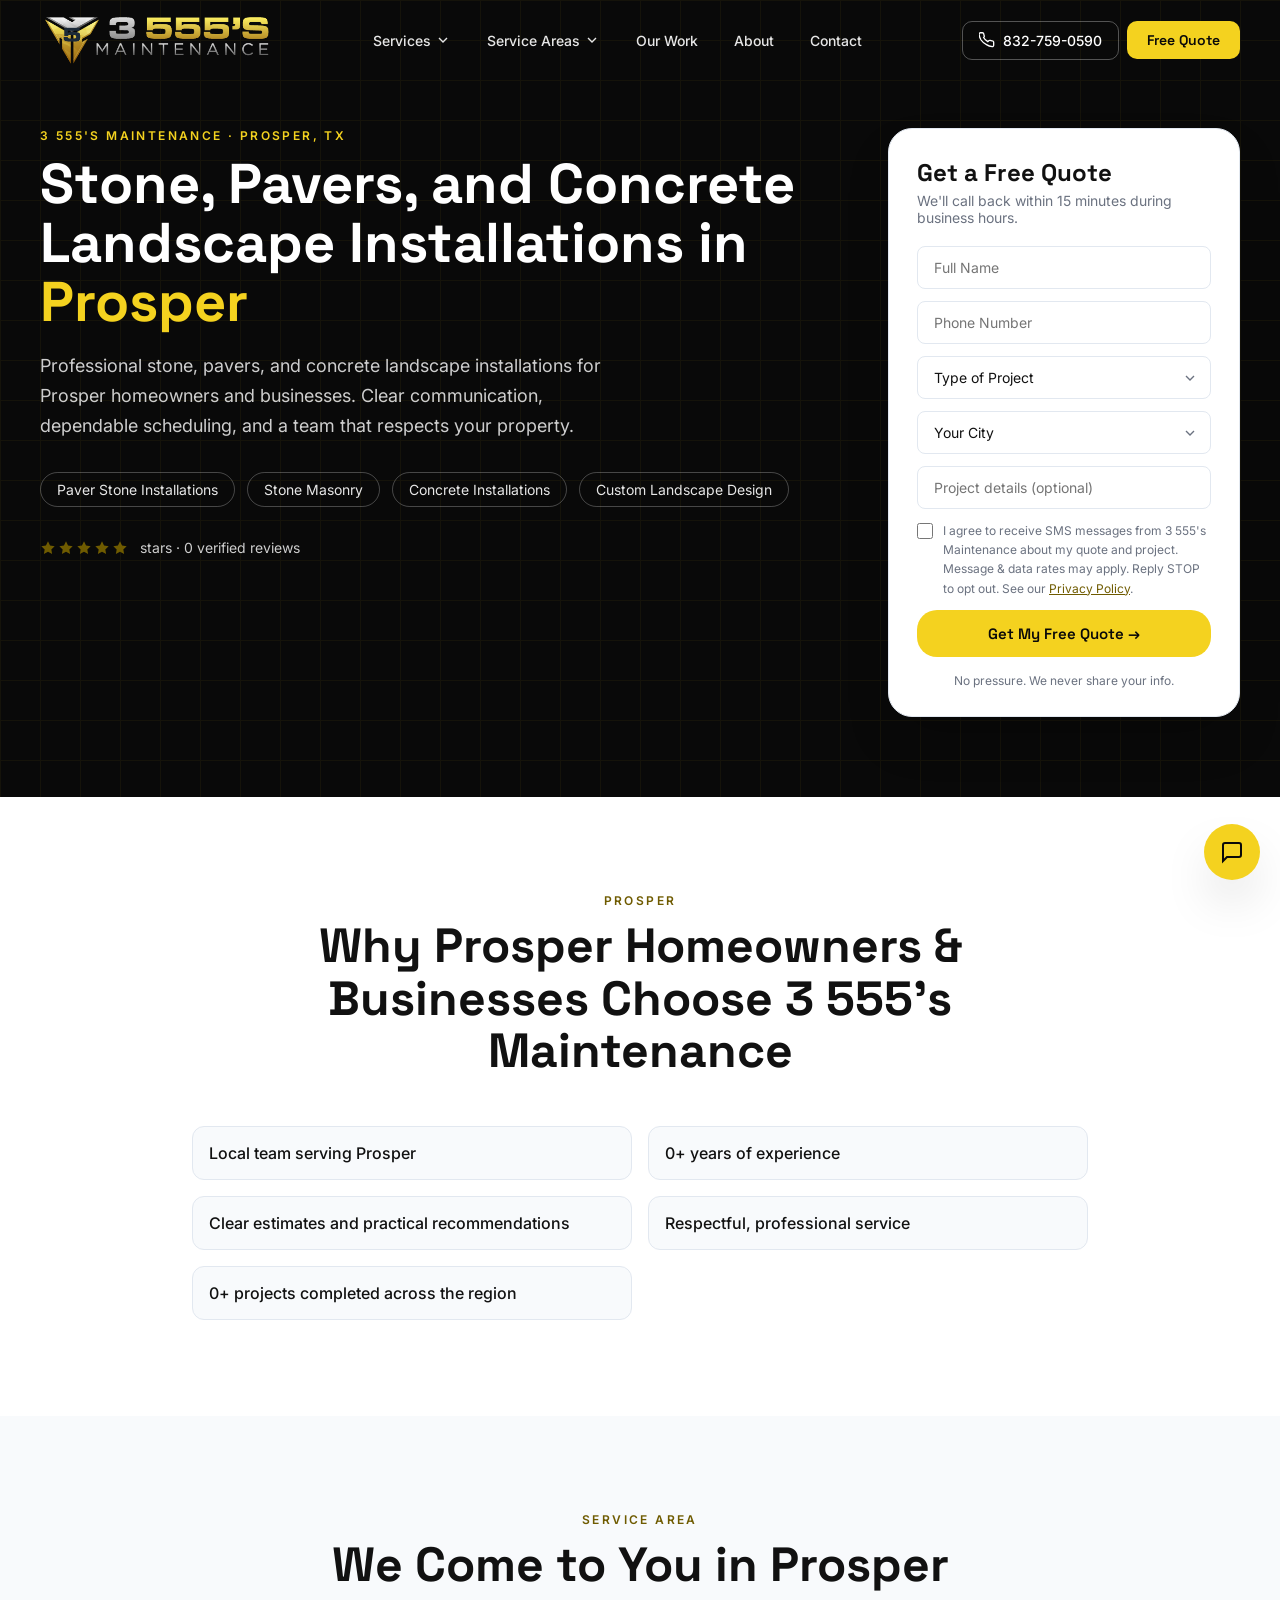
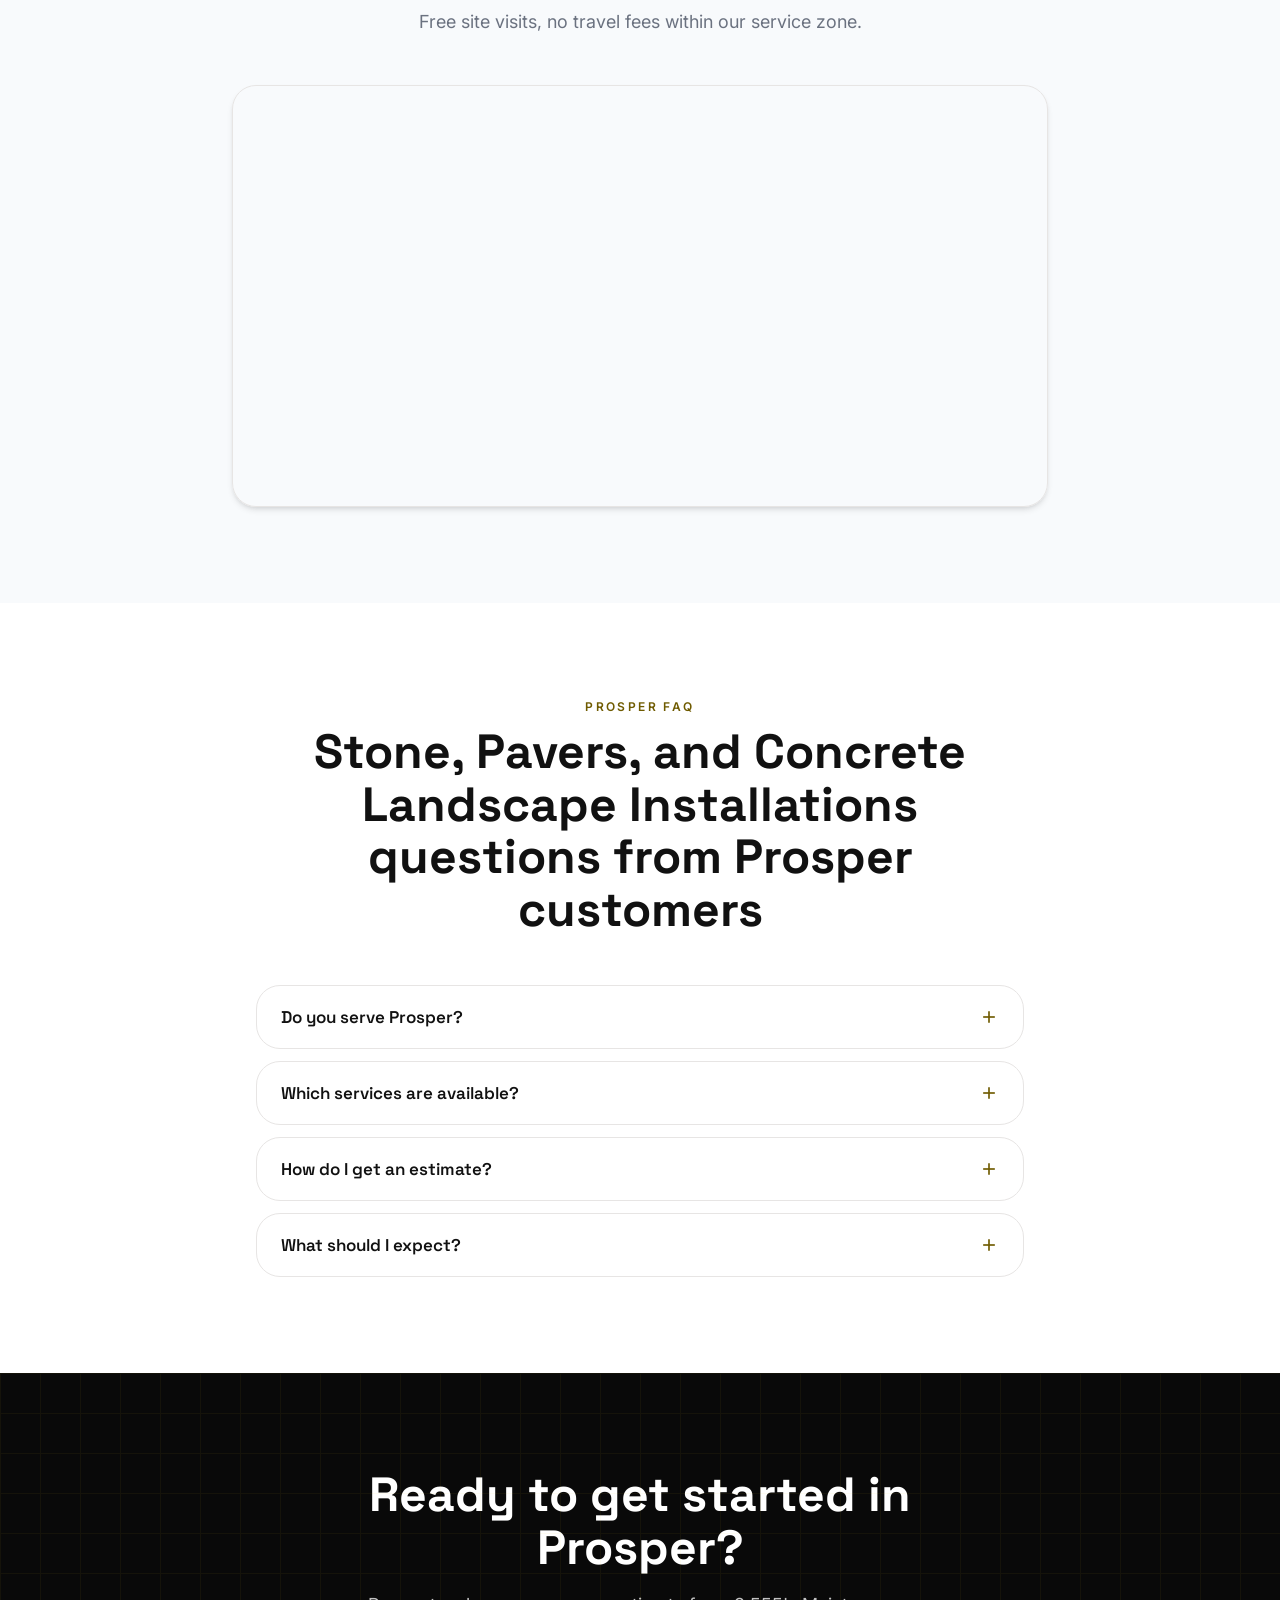
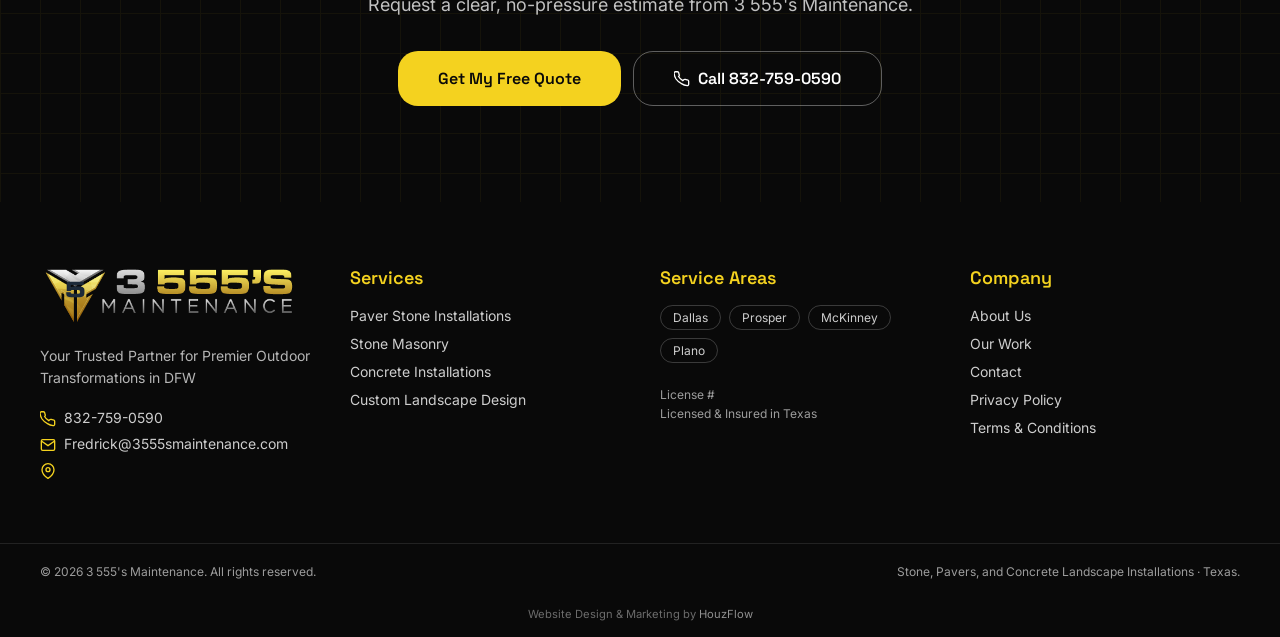
<file: cities/prosper.html>
<!doctype html>
<html lang="en">
<head>
  <!-- ── CONFIG (loaded early for Meta Pixel) ──────────────────── -->
  <script src="../CONFIG.js"></script>
  <!-- ── Meta Pixel Base Code (reads CONFIG.metaPixelId) ───────── -->
  <script>
  (function() {
    if (!CONFIG.metaPixelId) return;
    !function(f,b,e,v,n,t,s)
    {if(f.fbq)return;n=f.fbq=function(){n.callMethod?
    n.callMethod.apply(n,arguments):n.queue.push(arguments)};
    if(!f._fbq)f._fbq=n;n.push=n;n.loaded=!0;n.version='2.0';
    n.queue=[];t=b.createElement(e);t.async=!0;
    t.src=v;s=b.getElementsByTagName(e)[0];
    s.parentNode.insertBefore(t,s)}(window, document,'script',
    'https://connect.facebook.net/en_US/fbevents.js');
    fbq('init', CONFIG.metaPixelId);
    fbq('track', 'PageView');
    document.write('<noscript><img height="1" width="1" style="display:none" src="https://www.facebook.com/tr?id=' + CONFIG.metaPixelId + '&ev=PageView&noscript=1"/></noscript>');
  })();
  </script>

  <meta charset="UTF-8" />
  <meta name="viewport" content="width=device-width, initial-scale=1.0" />
  <link rel="icon" type="image/svg+xml" href="/favicon.svg" />
  <title>Stone, Pavers, and Concrete Landscape Installations in Prosper, TX | 3 555's Maintenance</title>
  <meta name="description" content="3 555's Maintenance provides stone, pavers, and concrete landscape installations services in Prosper, TX. Request a free estimate today." />
  <link rel="preconnect" href="https://fonts.googleapis.com" />
  <link rel="preconnect" href="https://fonts.gstatic.com" crossorigin />
  <link href="https://fonts.googleapis.com/css2?family=Space+Grotesk:wght@600;700;800&family=Inter:wght@400;500;600&display=optional" rel="stylesheet" />
  <link rel="stylesheet" href="../styles.css" />
</head>
<body>

<!-- ── CITY HERO ─────────────────────────────────────────────── -->
<section class="page-hero city-hero" id="city-hero">
  <div class="grid-overlay"></div>
  <div class="container-wide city-hero-inner">
    <div class="flex-1">
      <div class="page-hero-eyebrow" id="city-eyebrow"></div>
      <h1 class="city-headline" id="city-headline"></h1>
      <p class="city-sub" id="city-sub"></p>
      <div class="city-service-pills" id="city-service-pills"></div>
      <div class="city-rating">
        <div class="stars" id="city-stars"></div>
        <span class="city-rating-text" id="city-rating-text"></span>
      </div>
    </div>
    <div class="city-form-col">
      <div id="city-lead-form"></div>
    </div>
  </div>
</section>

<!-- ── WHY US IN THIS CITY ────────────────────────────────────── -->
<section class="section-y bg-white">
  <div class="container-wide">
    <div id="city-why-header"></div>
    <div class="city-why-grid" id="city-why-grid"></div>
  </div>
</section>

<!-- ── MAP ───────────────────────────────────────────────────── -->
<section class="section-y bg-slate-50">
  <div class="container-wide" style="max-width: 56rem; margin-inline: auto;">
    <div id="city-map-header"></div>
    <div id="city-map"></div>
  </div>
</section>

<!-- ── CITY FAQs ──────────────────────────────────────────────── -->
<section class="section-y bg-white">
  <div class="container-wide">
    <div id="city-faq-header"></div>
    <div id="city-faq-container"></div>
  </div>
</section>

<!-- ── CTA ────────────────────────────────────────────────────── -->
<div id="city-cta"></div><script src="../components.js"></script><script src="/generic-runtime.js"></script>
<script>
document.addEventListener('DOMContentLoaded', () => {
  // Read slug from URL: /your-city.html -> your-city
  const slug = window.location.pathname.split('/').pop().replace('.html', '');
  const area = CONFIG.serviceAreas.find(a => a.slug === slug);

  if (!area) {
    document.getElementById('city-hero').innerHTML = `
      <div class="container-wide" style="padding-top:8rem;padding-bottom:4rem;text-align:center;color:#fff">
        <h1 style="font-family:var(--font-display);font-size:2rem;font-weight:700">Location Not Found</h1>
        <p style="margin-top:1rem;color:rgba(255,255,255,0.8)">
          We may still serve your area!
          <a href="/contact.html" style="color:var(--color-primary);text-decoration:underline">Contact us</a> to find out.
        </p>
      </div>`;
    return;
  }

  const countyStr = area.county ? `, ${area.county} County` : '';

  // Meta
  document.title = `Epoxy & Professional Home Services in ${area.name}, ${CONFIG.stateShort} | ${CONFIG.businessName}`;
  document.querySelector('meta[name="description"]').setAttribute('content',
    `${CONFIG.businessName} installs epoxy garage projects, professional coatings, metallic epoxy and commercial home services in ${area.name}${countyStr}, ${CONFIG.stateShort}. Free quotes. Written warranty. Call ${CONFIG.phone}.`
  );

  // Hero
  document.getElementById('city-eyebrow').textContent = `${CONFIG.businessName} · ${area.name}, ${CONFIG.stateShort}`;
  document.getElementById('city-headline').innerHTML = `Home Services in <span style="color:var(--color-primary)">${area.name}</span>`;
  document.getElementById('city-sub').innerHTML = `Professional epoxy, professional, and metallic home services for ${area.name} homeowners and businesses. Diamond-ground prep, premium materials, and a <strong>written workmanship warranty</strong>.`;
  document.getElementById('city-stars').innerHTML = renderStars(5);
  document.getElementById('city-rating-text').textContent = `${CONFIG.rating} stars · ${CONFIG.reviewCount} verified reviews`;

  // Service pills
  document.getElementById('city-service-pills').innerHTML = CONFIG.services.map(s => `
    <a href="../services/${s.slug}.html" class="city-service-pill">${s.name}</a>`).join('');

  // Lead form
  buildLeadForm('city-lead-form', { variant: 'card', showCity: true, showMessage: false });

  // Why us section
  document.getElementById('city-why-header').innerHTML = sectionHeaderHTML({
    eyebrow: area.name,
    title: `Why ${area.name} Homeowners & Businesses Choose ${CONFIG.businessName}`
  });
  const whyPoints = [
    `Local crew based in the ${area.county || CONFIG.city} area`,
    `${CONFIG.yearsExperience}+ years installing projects in ${area.name}`,
    "Diamond-ground prep on every single job",
    "100% solids epoxy and professional — no water-based fillers",
    "Written workmanship warranty on all installations",
    `${CONFIG.projectsCompleted} projects installed across the region`,
  ];
  document.getElementById('city-why-grid').innerHTML = whyPoints.map(item => `
    <div class="city-why-item">
      <svg class="why-check" viewBox="0 0 24 24" fill="none" stroke="currentColor" stroke-width="2"><path d="M22 11.08V12a10 10 0 11-5.93-9.14"/><polyline points="22 4 12 14.01 9 11.01"/></svg>
      <span>${item}</span>
    </div>`).join('');

  // Map
  document.getElementById('city-map-header').innerHTML = sectionHeaderHTML({
    eyebrow: 'Service Area',
    title: `We Come to You in ${area.name}`,
    subtitle: "Free site visits, no travel fees within our service zone."
  });
  document.getElementById('city-map').innerHTML = mapEmbedHTML(`${area.name} ${CONFIG.stateShort} home services contractor`);

  // FAQs
  const cityFaqs = [
    {
      q: `Do you install epoxy projects throughout ${area.name}${countyStr}?`,
      a: `Yes — we cover all neighbourhoods and zip codes in ${area.name} with no travel surcharges. Our local crew can typically schedule a free site visit within 1–2 business days.`,
    },
    {
      q: `What types of projects do you coat in ${area.name}?`,
      a: `We install epoxy garage projects, professional coatings, metallic epoxy, commercial warehouse projects, pool deck coatings, and basement project systems throughout ${area.name} and the surrounding area.`,
    },
    {
      q: `How much does home services cost in ${area.name}?`,
      a: `Pricing depends on square footage, concrete condition, and the coating system chosen. A typical 2-car garage in ${area.name} ranges from $1,500–$3,500 for a full broadcast service standard with professional topcoat. We provide detailed written quotes at no charge.`,
    },
    {
      q: `How long does epoxy project installation take in ${area.name}?`,
      a: `Most residential garages and basements in ${area.name} are completed in a single day. Commercial projects depend on square footage. Professional topcoats are ready for foot traffic in 4–6 hours and vehicle traffic in 24 hours.`,
    },
  ];

  document.getElementById('city-faq-header').innerHTML = sectionHeaderHTML({
    eyebrow: `${area.name} FAQ`,
    title: `Home Services Questions from ${area.name} Customers`
  });
  renderFAQs('city-faq-container', cityFaqs);

  // CTA
  document.getElementById('city-cta').innerHTML = ctaSectionHTML({
    title: `Ready for a Better Project in ${area.name}?`,
    subtitle: `Free, no-obligation quote from ${CONFIG.businessName}. We visit your site, assess the concrete, and deliver a written estimate — usually same day.`
  });
});
</script>

<style>
/* ── CITY PAGE STYLES ─────────────────────────────────────── */
.city-hero { padding-bottom: 5rem; }
.city-hero-inner {
  position: relative;
  display: flex;
  flex-direction: column;
  gap: 3rem;
  align-items: flex-start;
}
@media (min-width: 1024px) {
  .city-hero-inner { flex-direction: row; align-items: flex-start; }
}
.flex-1 { flex: 1; }
.city-headline { color: #fff; font-size: clamp(2rem, 5vw, 3.5rem); margin-bottom: 1.25rem; }
.city-sub { color: rgba(255,255,255,0.8); font-size: 1.125rem; max-width: 36rem; line-height: 1.65; margin-bottom: 2rem; }
.city-service-pills { display: flex; flex-wrap: wrap; gap: 0.75rem; margin-bottom: 2rem; }
.city-service-pill {
  display: inline-block;
  padding: 0.5rem 1rem;
  border-radius: 9999px;
  border: 1px solid rgba(255,255,255,0.25);
  color: rgba(255,255,255,0.9);
  font-size: 0.875rem;
  text-decoration: none;
  transition: background 0.15s;
}
.city-service-pill:hover { background: rgba(255,255,255,0.1); }
.city-rating { display: flex; align-items: center; gap: 0.75rem; }
.city-rating-text { color: rgba(255,255,255,0.8); font-size: 0.875rem; }
.city-form-col { width: 100%; max-width: 22rem; }

/* Why grid */
.city-why-grid { display: grid; grid-template-columns: 1fr; gap: 1rem; max-width: 56rem; margin-inline: auto; }
@media (min-width: 768px) { .city-why-grid { grid-template-columns: repeat(2, 1fr); } }
.city-why-item {
  display: flex;
  align-items: flex-start;
  gap: 0.75rem;
  padding: 1rem;
  background: var(--color-slate-50);
  border-radius: 0.75rem;
  border: 1px solid var(--color-slate-200);
}
.city-why-item span { color: var(--color-navy); font-weight: 500; }
.why-check { width: 1.25rem; height: 1.25rem; color: var(--color-primary); flex-shrink: 0; margin-top: 0.125rem; }
</style>

</body>
</html>
</file>
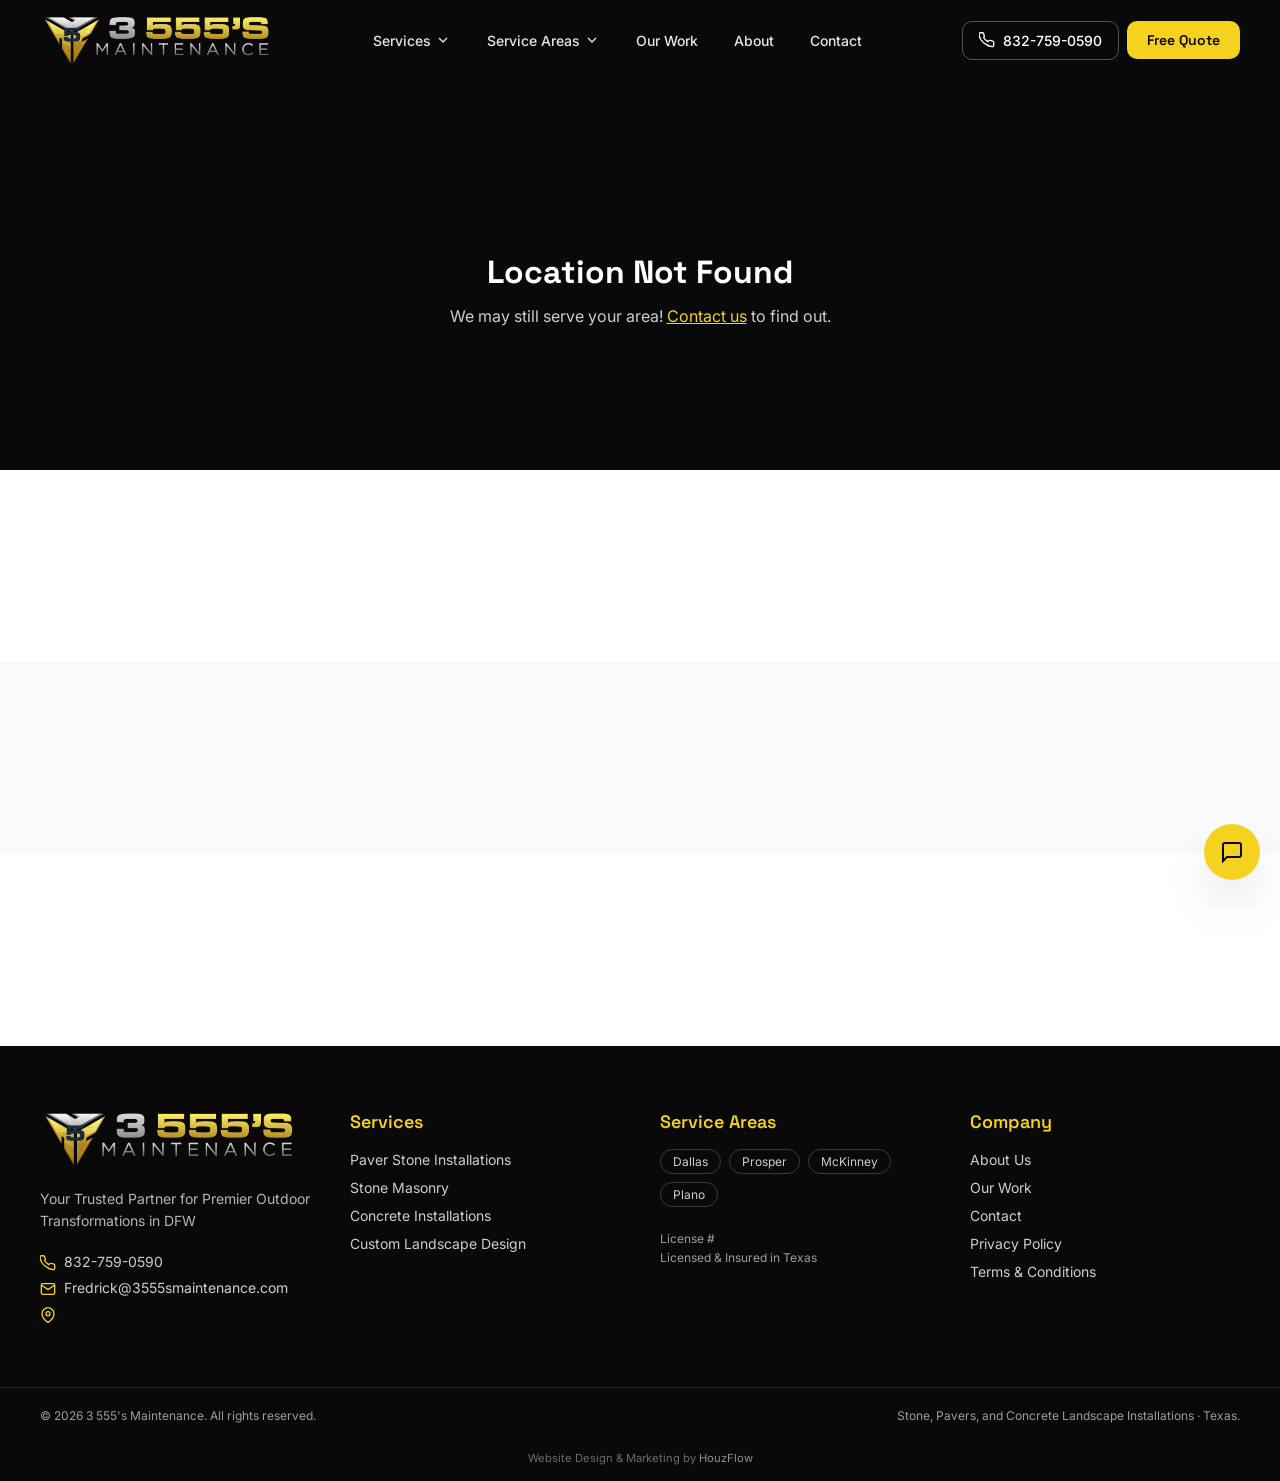
<file: cities/your-city.html>
<!doctype html>
<html lang="en">
<head>
  <!-- ── CONFIG (loaded early for Meta Pixel) ──────────────────── -->
  <script src="../CONFIG.js"></script>
  <!-- ── Meta Pixel Base Code (reads CONFIG.metaPixelId) ───────── -->
  <script>
  (function() {
    if (!CONFIG.metaPixelId) return;
    !function(f,b,e,v,n,t,s)
    {if(f.fbq)return;n=f.fbq=function(){n.callMethod?
    n.callMethod.apply(n,arguments):n.queue.push(arguments)};
    if(!f._fbq)f._fbq=n;n.push=n;n.loaded=!0;n.version='2.0';
    n.queue=[];t=b.createElement(e);t.async=!0;
    t.src=v;s=b.getElementsByTagName(e)[0];
    s.parentNode.insertBefore(t,s)}(window, document,'script',
    'https://connect.facebook.net/en_US/fbevents.js');
    fbq('init', CONFIG.metaPixelId);
    fbq('track', 'PageView');
    document.write('<noscript><img height="1" width="1" style="display:none" src="https://www.facebook.com/tr?id=' + CONFIG.metaPixelId + '&ev=PageView&noscript=1"/></noscript>');
  })();
  </script>

  <meta charset="UTF-8" />
  <meta name="viewport" content="width=device-width, initial-scale=1.0" />
  <link rel="icon" type="image/svg+xml" href="/favicon.svg" />
  <title>Home Services in Your City, ST | Your Business Name</title>
  <meta name="description" content="Your Business Name provides home services services in Your City, ST. Request a free estimate today." />
  <link rel="preconnect" href="https://fonts.googleapis.com" />
  <link rel="preconnect" href="https://fonts.gstatic.com" crossorigin />
  <link href="https://fonts.googleapis.com/css2?family=Space+Grotesk:wght@600;700;800&family=Inter:wght@400;500;600&display=optional" rel="stylesheet" />
  <link rel="stylesheet" href="../styles.css" />
</head>
<body>

<!-- ── CITY HERO ─────────────────────────────────────────────── -->
<section class="page-hero city-hero" id="city-hero">
  <div class="grid-overlay"></div>
  <div class="container-wide city-hero-inner">
    <div class="flex-1">
      <div class="page-hero-eyebrow" id="city-eyebrow"></div>
      <h1 class="city-headline" id="city-headline"></h1>
      <p class="city-sub" id="city-sub"></p>
      <div class="city-service-pills" id="city-service-pills"></div>
      <div class="city-rating">
        <div class="stars" id="city-stars"></div>
        <span class="city-rating-text" id="city-rating-text"></span>
      </div>
    </div>
    <div class="city-form-col">
      <div id="city-lead-form"></div>
    </div>
  </div>
</section>

<!-- ── WHY US IN THIS CITY ────────────────────────────────────── -->
<section class="section-y bg-white">
  <div class="container-wide">
    <div id="city-why-header"></div>
    <div class="city-why-grid" id="city-why-grid"></div>
  </div>
</section>

<!-- ── MAP ───────────────────────────────────────────────────── -->
<section class="section-y bg-slate-50">
  <div class="container-wide" style="max-width: 56rem; margin-inline: auto;">
    <div id="city-map-header"></div>
    <div id="city-map"></div>
  </div>
</section>

<!-- ── CITY FAQs ──────────────────────────────────────────────── -->
<section class="section-y bg-white">
  <div class="container-wide">
    <div id="city-faq-header"></div>
    <div id="city-faq-container"></div>
  </div>
</section>

<!-- ── CTA ────────────────────────────────────────────────────── -->
<div id="city-cta"></div><script src="../components.js"></script><script src="/generic-runtime.js"></script>
<script>
document.addEventListener('DOMContentLoaded', () => {
  // Read slug from URL: /your-city.html -> your-city
  const slug = window.location.pathname.split('/').pop().replace('.html', '');
  const area = CONFIG.serviceAreas.find(a => a.slug === slug);

  if (!area) {
    document.getElementById('city-hero').innerHTML = `
      <div class="container-wide" style="padding-top:8rem;padding-bottom:4rem;text-align:center;color:#fff">
        <h1 style="font-family:var(--font-display);font-size:2rem;font-weight:700">Location Not Found</h1>
        <p style="margin-top:1rem;color:rgba(255,255,255,0.8)">
          We may still serve your area!
          <a href="/contact.html" style="color:var(--color-primary);text-decoration:underline">Contact us</a> to find out.
        </p>
      </div>`;
    return;
  }

  const countyStr = area.county ? `, ${area.county} County` : '';

  // Meta
  document.title = `Epoxy & Professional Home Services in ${area.name}, ${CONFIG.stateShort} | ${CONFIG.businessName}`;
  document.querySelector('meta[name="description"]').setAttribute('content',
    `${CONFIG.businessName} installs epoxy garage projects, professional coatings, metallic epoxy and commercial home services in ${area.name}${countyStr}, ${CONFIG.stateShort}. Free quotes. Written warranty. Call ${CONFIG.phone}.`
  );

  // Hero
  document.getElementById('city-eyebrow').textContent = `${CONFIG.businessName} · ${area.name}, ${CONFIG.stateShort}`;
  document.getElementById('city-headline').innerHTML = `Home Services in <span style="color:var(--color-primary)">${area.name}</span>`;
  document.getElementById('city-sub').innerHTML = `Professional epoxy, professional, and metallic home services for ${area.name} homeowners and businesses. Diamond-ground prep, premium materials, and a <strong>written workmanship warranty</strong>.`;
  document.getElementById('city-stars').innerHTML = renderStars(5);
  document.getElementById('city-rating-text').textContent = `${CONFIG.rating} stars · ${CONFIG.reviewCount} verified reviews`;

  // Service pills
  document.getElementById('city-service-pills').innerHTML = CONFIG.services.map(s => `
    <a href="../services/${s.slug}.html" class="city-service-pill">${s.name}</a>`).join('');

  // Lead form
  buildLeadForm('city-lead-form', { variant: 'card', showCity: true, showMessage: false });

  // Why us section
  document.getElementById('city-why-header').innerHTML = sectionHeaderHTML({
    eyebrow: area.name,
    title: `Why ${area.name} Homeowners & Businesses Choose ${CONFIG.businessName}`
  });
  const whyPoints = [
    `Local crew based in the ${area.county || CONFIG.city} area`,
    `${CONFIG.yearsExperience}+ years installing projects in ${area.name}`,
    "Diamond-ground prep on every single job",
    "100% solids epoxy and professional — no water-based fillers",
    "Written workmanship warranty on all installations",
    `${CONFIG.projectsCompleted} projects installed across the region`,
  ];
  document.getElementById('city-why-grid').innerHTML = whyPoints.map(item => `
    <div class="city-why-item">
      <svg class="why-check" viewBox="0 0 24 24" fill="none" stroke="currentColor" stroke-width="2"><path d="M22 11.08V12a10 10 0 11-5.93-9.14"/><polyline points="22 4 12 14.01 9 11.01"/></svg>
      <span>${item}</span>
    </div>`).join('');

  // Map
  document.getElementById('city-map-header').innerHTML = sectionHeaderHTML({
    eyebrow: 'Service Area',
    title: `We Come to You in ${area.name}`,
    subtitle: "Free site visits, no travel fees within our service zone."
  });
  document.getElementById('city-map').innerHTML = mapEmbedHTML(`${area.name} ${CONFIG.stateShort} home services contractor`);

  // FAQs
  const cityFaqs = [
    {
      q: `Do you install epoxy projects throughout ${area.name}${countyStr}?`,
      a: `Yes — we cover all neighbourhoods and zip codes in ${area.name} with no travel surcharges. Our local crew can typically schedule a free site visit within 1–2 business days.`,
    },
    {
      q: `What types of projects do you coat in ${area.name}?`,
      a: `We install epoxy garage projects, professional coatings, metallic epoxy, commercial warehouse projects, pool deck coatings, and basement project systems throughout ${area.name} and the surrounding area.`,
    },
    {
      q: `How much does home services cost in ${area.name}?`,
      a: `Pricing depends on square footage, concrete condition, and the coating system chosen. A typical 2-car garage in ${area.name} ranges from $1,500–$3,500 for a full broadcast service standard with professional topcoat. We provide detailed written quotes at no charge.`,
    },
    {
      q: `How long does epoxy project installation take in ${area.name}?`,
      a: `Most residential garages and basements in ${area.name} are completed in a single day. Commercial projects depend on square footage. Professional topcoats are ready for foot traffic in 4–6 hours and vehicle traffic in 24 hours.`,
    },
  ];

  document.getElementById('city-faq-header').innerHTML = sectionHeaderHTML({
    eyebrow: `${area.name} FAQ`,
    title: `Home Services Questions from ${area.name} Customers`
  });
  renderFAQs('city-faq-container', cityFaqs);

  // CTA
  document.getElementById('city-cta').innerHTML = ctaSectionHTML({
    title: `Ready for a Better Project in ${area.name}?`,
    subtitle: `Free, no-obligation quote from ${CONFIG.businessName}. We visit your site, assess the concrete, and deliver a written estimate — usually same day.`
  });
});
</script>

<style>
/* ── CITY PAGE STYLES ─────────────────────────────────────── */
.city-hero { padding-bottom: 5rem; }
.city-hero-inner {
  position: relative;
  display: flex;
  flex-direction: column;
  gap: 3rem;
  align-items: flex-start;
}
@media (min-width: 1024px) {
  .city-hero-inner { flex-direction: row; align-items: flex-start; }
}
.flex-1 { flex: 1; }
.city-headline { color: #fff; font-size: clamp(2rem, 5vw, 3.5rem); margin-bottom: 1.25rem; }
.city-sub { color: rgba(255,255,255,0.8); font-size: 1.125rem; max-width: 36rem; line-height: 1.65; margin-bottom: 2rem; }
.city-service-pills { display: flex; flex-wrap: wrap; gap: 0.75rem; margin-bottom: 2rem; }
.city-service-pill {
  display: inline-block;
  padding: 0.5rem 1rem;
  border-radius: 9999px;
  border: 1px solid rgba(255,255,255,0.25);
  color: rgba(255,255,255,0.9);
  font-size: 0.875rem;
  text-decoration: none;
  transition: background 0.15s;
}
.city-service-pill:hover { background: rgba(255,255,255,0.1); }
.city-rating { display: flex; align-items: center; gap: 0.75rem; }
.city-rating-text { color: rgba(255,255,255,0.8); font-size: 0.875rem; }
.city-form-col { width: 100%; max-width: 22rem; }

/* Why grid */
.city-why-grid { display: grid; grid-template-columns: 1fr; gap: 1rem; max-width: 56rem; margin-inline: auto; }
@media (min-width: 768px) { .city-why-grid { grid-template-columns: repeat(2, 1fr); } }
.city-why-item {
  display: flex;
  align-items: flex-start;
  gap: 0.75rem;
  padding: 1rem;
  background: var(--color-slate-50);
  border-radius: 0.75rem;
  border: 1px solid var(--color-slate-200);
}
.city-why-item span { color: var(--color-navy); font-weight: 500; }
.why-check { width: 1.25rem; height: 1.25rem; color: var(--color-primary); flex-shrink: 0; margin-top: 0.125rem; }
</style>

</body>
</html>
</file>
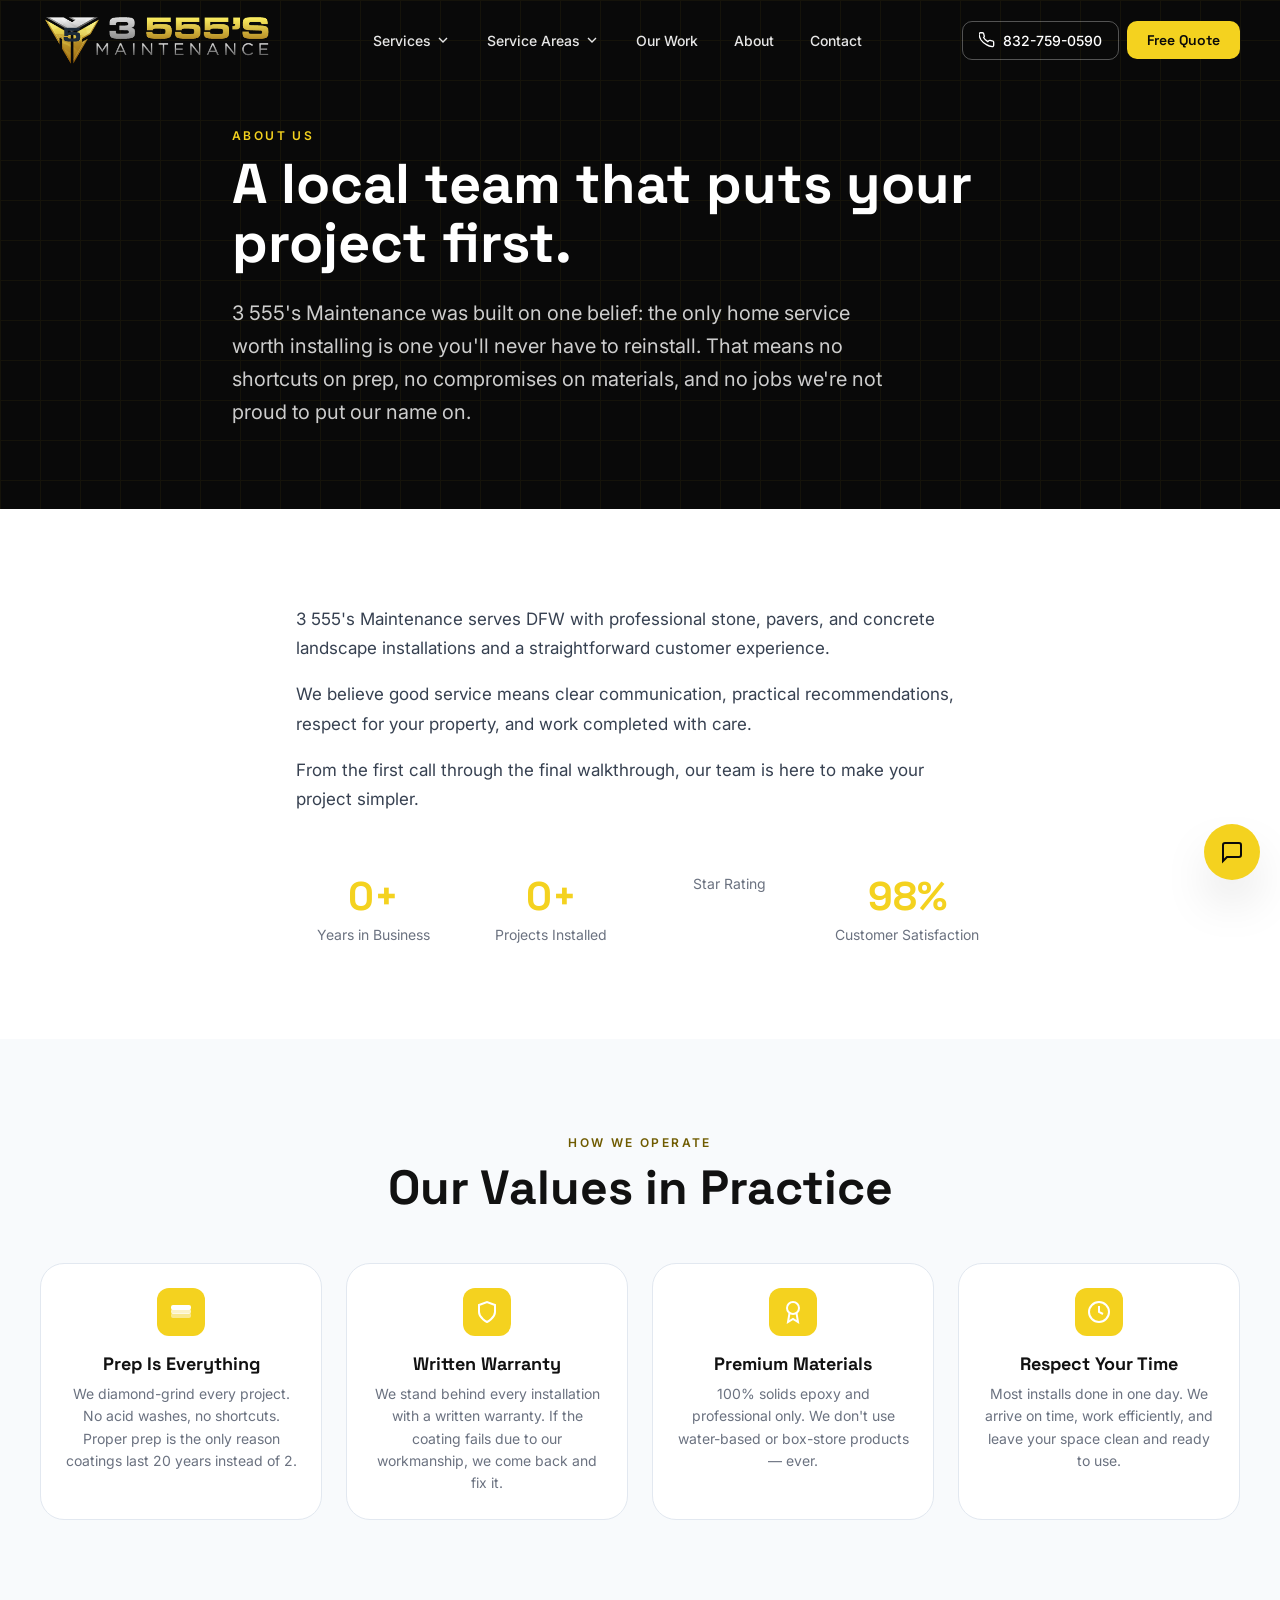
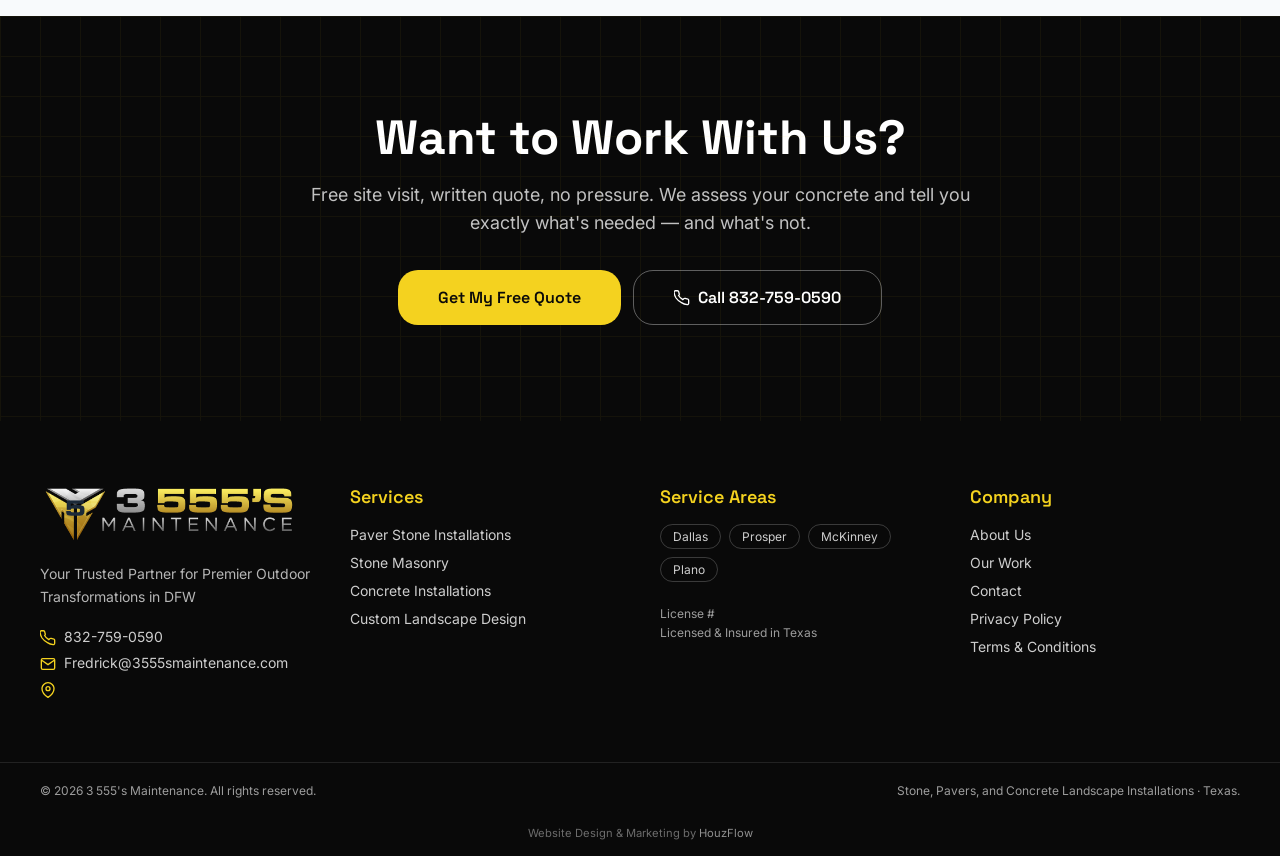
<file: pages/about.html>
<!doctype html>
<html lang="en">
<head>
  <!-- ── CONFIG (loaded early for Meta Pixel) ──────────────────── -->
  <script src="../CONFIG.js"></script>
  <!-- ── Meta Pixel Base Code (reads CONFIG.metaPixelId) ───────── -->
  <script>
  (function() {
    if (!CONFIG.metaPixelId) return;
    !function(f,b,e,v,n,t,s)
    {if(f.fbq)return;n=f.fbq=function(){n.callMethod?
    n.callMethod.apply(n,arguments):n.queue.push(arguments)};
    if(!f._fbq)f._fbq=n;n.push=n;n.loaded=!0;n.version='2.0';
    n.queue=[];t=b.createElement(e);t.async=!0;
    t.src=v;s=b.getElementsByTagName(e)[0];
    s.parentNode.insertBefore(t,s)}(window, document,'script',
    'https://connect.facebook.net/en_US/fbevents.js');
    fbq('init', CONFIG.metaPixelId);
    fbq('track', 'PageView');
    document.write('<noscript><img height="1" width="1" style="display:none" src="https://www.facebook.com/tr?id=' + CONFIG.metaPixelId + '&ev=PageView&noscript=1"/></noscript>');
  })();
  </script>

  <meta charset="UTF-8" />
  <meta name="viewport" content="width=device-width, initial-scale=1.0" />
  <link rel="icon" type="image/svg+xml" href="/favicon.svg" />
  <title>About Us | Home Services</title>
  <meta name="description" content="Learn about our mission, values, and commitment to professional epoxy and professional project installations." />
  <link rel="preconnect" href="https://fonts.googleapis.com" />
  <link rel="preconnect" href="https://fonts.gstatic.com" crossorigin />
  <link href="https://fonts.googleapis.com/css2?family=Space+Grotesk:wght@600;700;800&family=Inter:wght@400;500;600&display=optional" rel="stylesheet" />
  <link rel="stylesheet" href="../styles.css" />
</head>
<body>

<!-- ── ABOUT HERO ─────────────────────────────────────────────── -->
<section class="page-hero" style="background-color:var(--color-secondary)">
  <div class="grid-overlay"></div>
  <div class="container-wide" style="position:relative; max-width: 56rem;">
    <div class="page-hero-eyebrow">About Us</div>
    <h1 class="about-headline" id="about-headline"></h1>
    <p class="about-hero-sub">
      <span id="biz-name-hero"></span> was built on one belief: the only home service worth installing is one you'll never have to reinstall. That means no shortcuts on prep, no compromises on materials, and no jobs we're not proud to put our name on.
    </p>
  </div>
</section>

<!-- ── STORY SECTION ─────────────────────────────────────────── -->
<section class="section-y bg-white">
  <div class="container-wide" style="max-width: 48rem;">
    <div class="about-prose">
      <p>
        Most epoxy failures come down to one thing: the installer skipped proper prep. Acid washing, shot blasting, or just applying product over a dirty project — these all lead to delamination within months.
      </p>
      <p>
        We diamond-grind every project we coat. It takes longer and costs more than the shortcuts, but it's the only prep method that creates the mechanical bond needed for a permanent installation. Our projects don't peel because we don't cut corners where it counts.
      </p>
      <p id="about-story-end"></p>
    </div>

    <!-- Stats -->
    <div class="about-stats" id="about-stats"></div>
  </div>
</section>

<!-- ── VALUES ────────────────────────────────────────────────── -->
<section class="section-y bg-slate-50">
  <div class="container-wide">
    <div class="about-values-header text-center">
      <div class="section-eyebrow">How We Operate</div>
      <h2 class="section-title text-navy">Our Values in Practice</h2>
    </div>
    <div class="about-values-grid">
      <div class="value-card">
        <div class="value-icon-wrap">
          <svg viewBox="0 0 24 24" fill="none" stroke="currentColor" stroke-width="2" class="value-icon-svg"><rect x="3" y="14" width="18" height="3" rx="1" fill="currentColor" opacity="0.5"/><rect x="3" y="10" width="18" height="3" rx="1" fill="currentColor" opacity="0.75"/><rect x="3" y="6" width="18" height="3" rx="1" fill="currentColor"/></svg>
        </div>
        <div class="value-title">Prep Is Everything</div>
        <p class="value-desc">We diamond-grind every project. No acid washes, no shortcuts. Proper prep is the only reason coatings last 20 years instead of 2.</p>
      </div>
      <div class="value-card">
        <div class="value-icon-wrap">
          <svg viewBox="0 0 24 24" fill="none" stroke="currentColor" stroke-width="2" class="value-icon-svg"><path d="M12 22s8-4 8-10V5l-8-3-8 3v7c0 6 8 10 8 10z"/></svg>
        </div>
        <div class="value-title">Written Warranty</div>
        <p class="value-desc">We stand behind every installation with a written warranty. If the coating fails due to our workmanship, we come back and fix it.</p>
      </div>
      <div class="value-card">
        <div class="value-icon-wrap">
          <svg viewBox="0 0 24 24" fill="none" stroke="currentColor" stroke-width="2" class="value-icon-svg"><circle cx="12" cy="8" r="6"/><path d="M15.477 12.89L17 22l-5-3-5 3 1.523-9.11"/></svg>
        </div>
        <div class="value-title">Premium Materials</div>
        <p class="value-desc">100% solids epoxy and professional only. We don't use water-based or box-store products — ever.</p>
      </div>
      <div class="value-card">
        <div class="value-icon-wrap">
          <svg viewBox="0 0 24 24" fill="none" stroke="currentColor" stroke-width="2" class="value-icon-svg"><circle cx="12" cy="12" r="10"/><polyline points="12 6 12 12 16 14"/></svg>
        </div>
        <div class="value-title">Respect Your Time</div>
        <p class="value-desc">Most installs done in one day. We arrive on time, work efficiently, and leave your space clean and ready to use.</p>
      </div>
    </div>
  </div>
</section>

<!-- ── CTA ────────────────────────────────────────────────────── -->
<div id="about-cta"></div><script src="../components.js"></script><script src="/generic-runtime.js"></script>
<script>
document.addEventListener('DOMContentLoaded', () => {
  document.title = `About Us | ${CONFIG.businessName}`;
  document.querySelector('meta[name="description"]').setAttribute('content',
    `${CONFIG.businessName} — ${CONFIG.yearsExperience}+ years of installing epoxy and professional projects. We diamond-grind every project and back every job with a written warranty.`
  );

  document.getElementById('biz-name-hero').textContent = CONFIG.businessName;
  document.getElementById('about-headline').textContent = `${CONFIG.yearsExperience}+ Years of Installing Projects That Last`;
  document.getElementById('about-story-end').textContent =
    `After ${CONFIG.yearsExperience} years and ${CONFIG.projectsCompleted} projects across the region, our reviews tell the story better than we can.`;

  // Stats
  const stats = [
    { value: CONFIG.yearsExperience + '+', label: 'Years in Business' },
    { value: CONFIG.projectsCompleted, label: 'Projects Installed' },
    { value: CONFIG.rating, label: 'Star Rating' },
    { value: CONFIG.satisfactionRate, label: 'Customer Satisfaction' },
  ];
  document.getElementById('about-stats').innerHTML = stats.map(s => `
    <div class="about-stat">
      <div class="about-stat-value">${s.value}</div>
      <div class="about-stat-label">${s.label}</div>
    </div>`).join('');

  // CTA
  document.getElementById('about-cta').innerHTML = ctaSectionHTML({
    title: "Want to Work With Us?",
    subtitle: "Free site visit, written quote, no pressure. We assess your concrete and tell you exactly what's needed — and what's not."
  });
});
</script>

<style>
/* ── ABOUT PAGE STYLES ──────────────────────────────────── */
.about-headline { color: #fff; margin-bottom: 1.5rem; }
.about-hero-sub { color: rgba(255,255,255,0.8); font-size: 1.25rem; line-height: 1.65; max-width: 42rem; }
.about-prose { display: flex; flex-direction: column; gap: 1rem; font-size: 1.0625rem; line-height: 1.75; color: #374151; margin-bottom: 3.5rem; }
.about-prose p { margin: 0; }
.about-stats { display: grid; grid-template-columns: repeat(2, 1fr); gap: 1.5rem; }
@media (min-width: 768px) { .about-stats { grid-template-columns: repeat(4, 1fr); } }
.about-stat { text-align: center; }
.about-stat-value { font-family: var(--font-display); font-size: 2.5rem; font-weight: 700; color: var(--color-primary); }
.about-stat-label { font-size: 0.875rem; color: var(--color-muted); margin-top: 0.25rem; }

.about-values-header { margin-bottom: 3rem; }
.about-values-grid { display: grid; grid-template-columns: 1fr; gap: 1.5rem; }
@media (min-width: 768px) { .about-values-grid { grid-template-columns: repeat(2, 1fr); } }
@media (min-width: 1024px) { .about-values-grid { grid-template-columns: repeat(4, 1fr); } }
.value-card { background: #fff; border-radius: var(--radius-2xl); border: 1px solid var(--color-slate-200); padding: 1.5rem; text-align: center; }
.value-icon-wrap { width: 3rem; height: 3rem; border-radius: 0.75rem; background-color: var(--color-primary); display: grid; place-items: center; margin-inline: auto; margin-bottom: 1rem; }
.value-icon-svg { width: 1.5rem; height: 1.5rem; color: #fff; }
.value-title { font-family: var(--font-display); font-weight: 700; color: var(--color-navy); font-size: 1.125rem; margin-bottom: 0.5rem; }
.value-desc { font-size: 0.875rem; color: var(--color-muted); line-height: 1.6; }
</style>

</body>
</html>
</file>
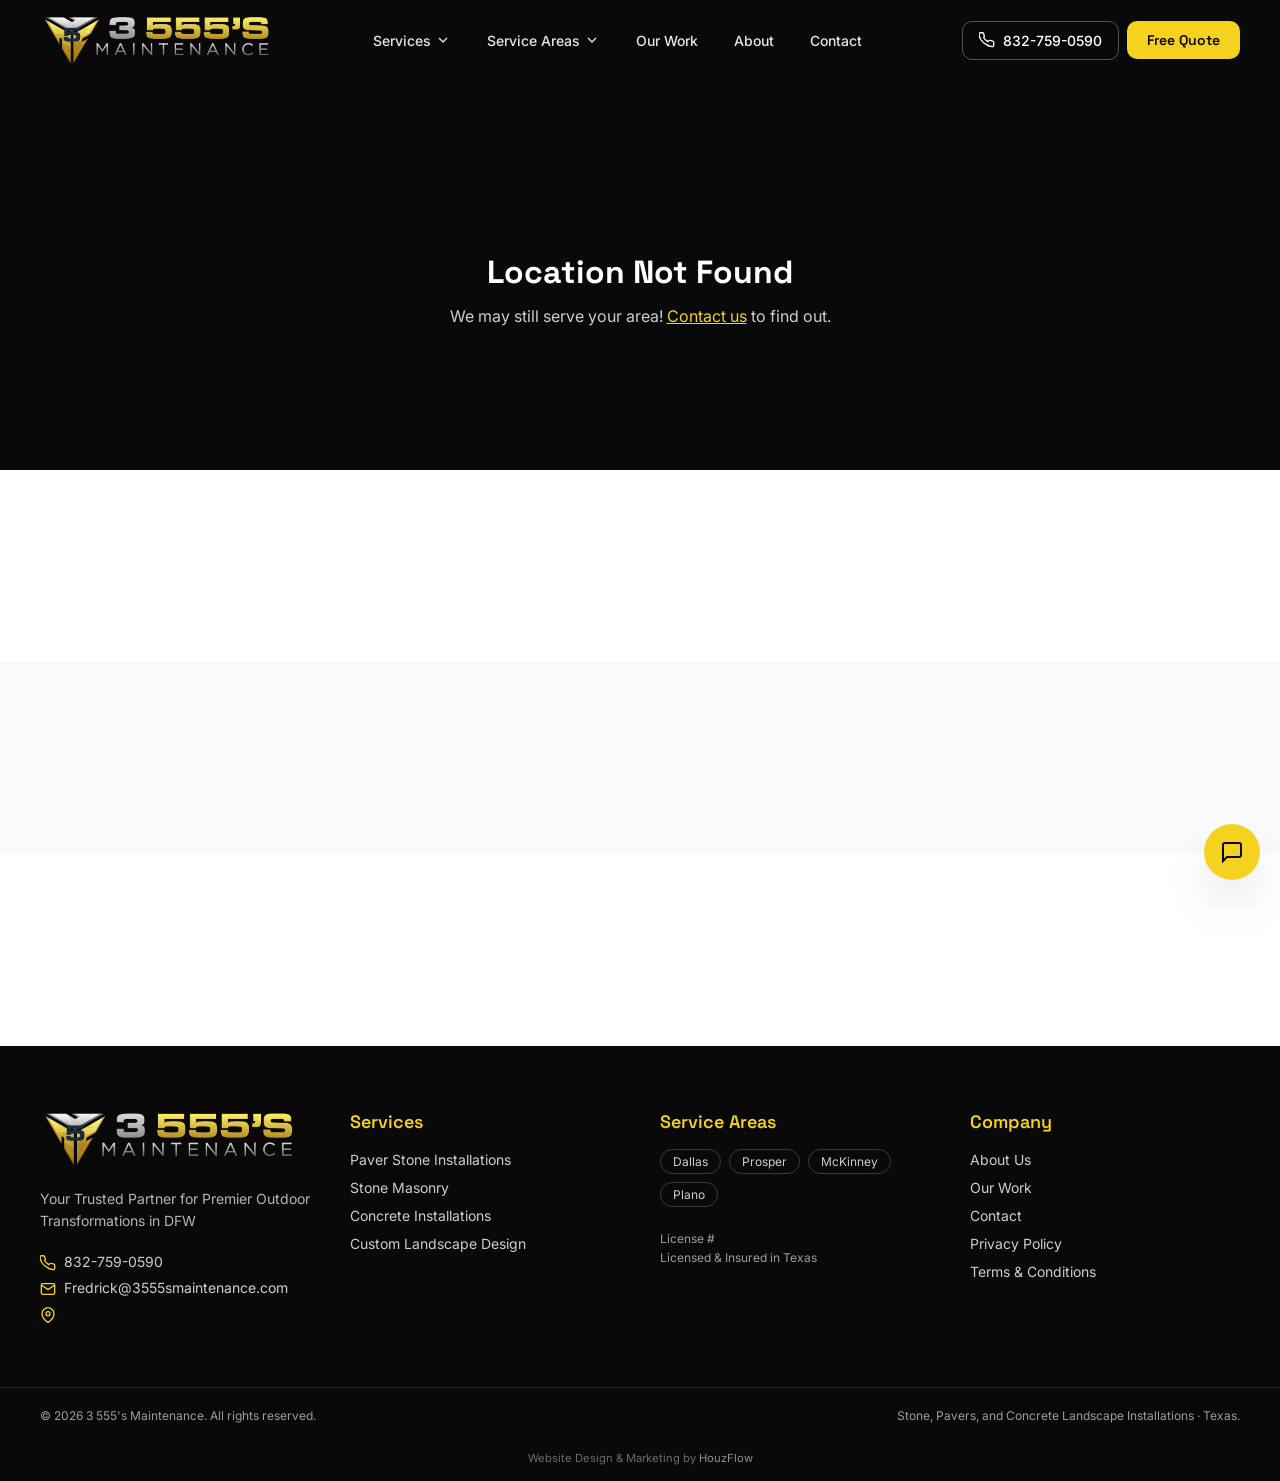
<file: pages/city.html>
<!doctype html>
<html lang="en">
<head>
  <!-- ── CONFIG (loaded early for Meta Pixel) ──────────────────── -->
  <script src="../CONFIG.js"></script>
  <!-- ── Meta Pixel Base Code (reads CONFIG.metaPixelId) ───────── -->
  <script>
  (function() {
    if (!CONFIG.metaPixelId) return;
    !function(f,b,e,v,n,t,s)
    {if(f.fbq)return;n=f.fbq=function(){n.callMethod?
    n.callMethod.apply(n,arguments):n.queue.push(arguments)};
    if(!f._fbq)f._fbq=n;n.push=n;n.loaded=!0;n.version='2.0';
    n.queue=[];t=b.createElement(e);t.async=!0;
    t.src=v;s=b.getElementsByTagName(e)[0];
    s.parentNode.insertBefore(t,s)}(window, document,'script',
    'https://connect.facebook.net/en_US/fbevents.js');
    fbq('init', CONFIG.metaPixelId);
    fbq('track', 'PageView');
    document.write('<noscript><img height="1" width="1" style="display:none" src="https://www.facebook.com/tr?id=' + CONFIG.metaPixelId + '&ev=PageView&noscript=1"/></noscript>');
  })();
  </script>

  <meta charset="UTF-8" />
  <meta name="viewport" content="width=device-width, initial-scale=1.0" />
  <link rel="icon" type="image/svg+xml" href="/favicon.svg" />
  <title>Home Services | City</title>
  <meta name="description" content="" />
  <link rel="preconnect" href="https://fonts.googleapis.com" />
  <link rel="preconnect" href="https://fonts.gstatic.com" crossorigin />
  <link href="https://fonts.googleapis.com/css2?family=Space+Grotesk:wght@600;700;800&family=Inter:wght@400;500;600&display=optional" rel="stylesheet" />
  <link rel="stylesheet" href="../styles.css" />
</head>
<body>

<!-- ── CITY HERO ─────────────────────────────────────────────── -->
<section class="page-hero city-hero" id="city-hero">
  <div class="grid-overlay"></div>
  <div class="container-wide city-hero-inner">
    <div class="flex-1">
      <div class="page-hero-eyebrow" id="city-eyebrow"></div>
      <h1 class="city-headline" id="city-headline"></h1>
      <p class="city-sub" id="city-sub"></p>
      <div class="city-service-pills" id="city-service-pills"></div>
      <div class="city-rating">
        <div class="stars" id="city-stars"></div>
        <span class="city-rating-text" id="city-rating-text"></span>
      </div>
    </div>
    <div class="city-form-col">
      <div id="city-lead-form"></div>
    </div>
  </div>
</section>

<!-- ── WHY US IN THIS CITY ────────────────────────────────────── -->
<section class="section-y bg-white">
  <div class="container-wide">
    <div id="city-why-header"></div>
    <div class="city-why-grid" id="city-why-grid"></div>
  </div>
</section>

<!-- ── MAP ───────────────────────────────────────────────────── -->
<section class="section-y bg-slate-50">
  <div class="container-wide" style="max-width: 56rem; margin-inline: auto;">
    <div id="city-map-header"></div>
    <div id="city-map"></div>
  </div>
</section>

<!-- ── CITY FAQs ──────────────────────────────────────────────── -->
<section class="section-y bg-white">
  <div class="container-wide">
    <div id="city-faq-header"></div>
    <div id="city-faq-container"></div>
  </div>
</section>

<!-- ── CTA ────────────────────────────────────────────────────── -->
<div id="city-cta"></div><script src="../components.js"></script><script src="/generic-runtime.js"></script>
<script>
document.addEventListener('DOMContentLoaded', () => {
  // Read slug from URL: /your-city.html -> your-city
  const slug = window.location.pathname.split('/').pop().replace('.html', '');
  const area = CONFIG.serviceAreas.find(a => a.slug === slug);

  if (!area) {
    document.getElementById('city-hero').innerHTML = `
      <div class="container-wide" style="padding-top:8rem;padding-bottom:4rem;text-align:center;color:#fff">
        <h1 style="font-family:var(--font-display);font-size:2rem;font-weight:700">Location Not Found</h1>
        <p style="margin-top:1rem;color:rgba(255,255,255,0.8)">
          We may still serve your area!
          <a href="/contact.html" style="color:var(--color-primary);text-decoration:underline">Contact us</a> to find out.
        </p>
      </div>`;
    return;
  }

  const countyStr = area.county ? `, ${area.county} County` : '';

  // Meta
  document.title = `Epoxy & Professional Home Services in ${area.name}, ${CONFIG.stateShort} | ${CONFIG.businessName}`;
  document.querySelector('meta[name="description"]').setAttribute('content',
    `${CONFIG.businessName} installs epoxy garage projects, professional coatings, metallic epoxy and commercial home services in ${area.name}${countyStr}, ${CONFIG.stateShort}. Free quotes. Written warranty. Call ${CONFIG.phone}.`
  );

  // Hero
  document.getElementById('city-eyebrow').textContent = `${CONFIG.businessName} · ${area.name}, ${CONFIG.stateShort}`;
  document.getElementById('city-headline').innerHTML = `Home Services in <span style="color:var(--color-primary)">${area.name}</span>`;
  document.getElementById('city-sub').innerHTML = `Professional epoxy, professional, and metallic home services for ${area.name} homeowners and businesses. Diamond-ground prep, premium materials, and a <strong>written workmanship warranty</strong>.`;
  document.getElementById('city-stars').innerHTML = renderStars(5);
  document.getElementById('city-rating-text').textContent = `${CONFIG.rating} stars · ${CONFIG.reviewCount} verified reviews`;

  // Service pills
  document.getElementById('city-service-pills').innerHTML = CONFIG.services.map(s => `
    <a href="/services/${s.slug}.html" class="city-service-pill">${s.name}</a>`).join('');

  // Lead form
  buildLeadForm('city-lead-form', { variant: 'card', showCity: true, showMessage: false });

  // Why us section
  document.getElementById('city-why-header').innerHTML = sectionHeaderHTML({
    eyebrow: area.name,
    title: `Why ${area.name} Homeowners & Businesses Choose ${CONFIG.businessName}`
  });
  const whyPoints = [
    `Local crew based in the ${area.county || CONFIG.city} area`,
    `${CONFIG.yearsExperience}+ years installing projects in ${area.name}`,
    "Diamond-ground prep on every single job",
    "100% solids epoxy and professional — no water-based fillers",
    "Written workmanship warranty on all installations",
    `${CONFIG.projectsCompleted} projects installed across the region`,
  ];
  document.getElementById('city-why-grid').innerHTML = whyPoints.map(item => `
    <div class="city-why-item">
      <svg class="why-check" viewBox="0 0 24 24" fill="none" stroke="currentColor" stroke-width="2"><path d="M22 11.08V12a10 10 0 11-5.93-9.14"/><polyline points="22 4 12 14.01 9 11.01"/></svg>
      <span>${item}</span>
    </div>`).join('');

  // Map
  document.getElementById('city-map-header').innerHTML = sectionHeaderHTML({
    eyebrow: 'Service Area',
    title: `We Come to You in ${area.name}`,
    subtitle: "Free site visits, no travel fees within our service zone."
  });
  document.getElementById('city-map').innerHTML = mapEmbedHTML(`${area.name} ${CONFIG.stateShort} home services contractor`);

  // FAQs
  const cityFaqs = [
    {
      q: `Do you install epoxy projects throughout ${area.name}${countyStr}?`,
      a: `Yes — we cover all neighbourhoods and zip codes in ${area.name} with no travel surcharges. Our local crew can typically schedule a free site visit within 1–2 business days.`,
    },
    {
      q: `What types of projects do you coat in ${area.name}?`,
      a: `We install epoxy garage projects, professional coatings, metallic epoxy, commercial warehouse projects, pool deck coatings, and basement project systems throughout ${area.name} and the surrounding area.`,
    },
    {
      q: `How much does home services cost in ${area.name}?`,
      a: `Pricing depends on square footage, concrete condition, and the coating system chosen. A typical 2-car garage in ${area.name} ranges from $1,500–$3,500 for a full broadcast service standard with professional topcoat. We provide detailed written quotes at no charge.`,
    },
    {
      q: `How long does epoxy project installation take in ${area.name}?`,
      a: `Most residential garages and basements in ${area.name} are completed in a single day. Commercial projects depend on square footage. Professional topcoats are ready for foot traffic in 4–6 hours and vehicle traffic in 24 hours.`,
    },
  ];

  document.getElementById('city-faq-header').innerHTML = sectionHeaderHTML({
    eyebrow: `${area.name} FAQ`,
    title: `Home Services Questions from ${area.name} Customers`
  });
  renderFAQs('city-faq-container', cityFaqs);

  // CTA
  document.getElementById('city-cta').innerHTML = ctaSectionHTML({
    title: `Ready for a Better Project in ${area.name}?`,
    subtitle: `Free, no-obligation quote from ${CONFIG.businessName}. We visit your site, assess the concrete, and deliver a written estimate — usually same day.`
  });
});
</script>

<style>
/* ── CITY PAGE STYLES ─────────────────────────────────────── */
.city-hero { padding-bottom: 5rem; }
.city-hero-inner {
  position: relative;
  display: flex;
  flex-direction: column;
  gap: 3rem;
  align-items: flex-start;
}
@media (min-width: 1024px) {
  .city-hero-inner { flex-direction: row; align-items: flex-start; }
}
.flex-1 { flex: 1; }
.city-headline { color: #fff; font-size: clamp(2rem, 5vw, 3.5rem); margin-bottom: 1.25rem; }
.city-sub { color: rgba(255,255,255,0.8); font-size: 1.125rem; max-width: 36rem; line-height: 1.65; margin-bottom: 2rem; }
.city-service-pills { display: flex; flex-wrap: wrap; gap: 0.75rem; margin-bottom: 2rem; }
.city-service-pill {
  display: inline-block;
  padding: 0.5rem 1rem;
  border-radius: 9999px;
  border: 1px solid rgba(255,255,255,0.25);
  color: rgba(255,255,255,0.9);
  font-size: 0.875rem;
  text-decoration: none;
  transition: background 0.15s;
}
.city-service-pill:hover { background: rgba(255,255,255,0.1); }
.city-rating { display: flex; align-items: center; gap: 0.75rem; }
.city-rating-text { color: rgba(255,255,255,0.8); font-size: 0.875rem; }
.city-form-col { width: 100%; max-width: 22rem; }

/* Why grid */
.city-why-grid { display: grid; grid-template-columns: 1fr; gap: 1rem; max-width: 56rem; margin-inline: auto; }
@media (min-width: 768px) { .city-why-grid { grid-template-columns: repeat(2, 1fr); } }
.city-why-item {
  display: flex;
  align-items: flex-start;
  gap: 0.75rem;
  padding: 1rem;
  background: var(--color-slate-50);
  border-radius: 0.75rem;
  border: 1px solid var(--color-slate-200);
}
.city-why-item span { color: var(--color-navy); font-weight: 500; }
.why-check { width: 1.25rem; height: 1.25rem; color: var(--color-primary); flex-shrink: 0; margin-top: 0.125rem; }
</style>

</body>
</html>
</file>
<file: styles.css>
/* ============================================================
   SITE STYLES — All shared CSS for the entire site
   ============================================================ */

/* ── CSS Design Tokens ──────────────────────────────────────── */
:root {
  --color-primary: #F4D21F;
  --color-primary-text: #6F5B00;
  --color-secondary: #090909;
  --color-accent: #B89600;
  --color-navy: #111111;
  --color-muted: #6b7280;
  --color-slate-50: #f8fafc;
  --color-slate-100: #f1f5f9;
  --color-slate-200: #e2e8f0;
  --color-stone-200: #e7e5e4;
  --font-display: 'Space Grotesk', system-ui, sans-serif;
  --font-body: 'Inter', system-ui, sans-serif;
  --radius-lg: 1rem;
  --radius-xl: 1.25rem;
  --radius-2xl: 1.5rem;
  --shadow-md: 0 4px 6px -1px rgba(0,0,0,.1), 0 2px 4px -2px rgba(0,0,0,.1);
  --shadow-lg: 0 10px 15px -3px rgba(0,0,0,.1), 0 4px 6px -4px rgba(0,0,0,.1);
  --shadow-xl: 0 20px 25px -5px rgba(0,0,0,.1), 0 8px 10px -6px rgba(0,0,0,.1);
  --shadow-2xl: 0 25px 50px -12px rgba(0,0,0,.25);
}

/* ── Reset ───────────────────────────────────────────────────── */
*, *::before, *::after { box-sizing: border-box; margin: 0; padding: 0; }
html { scroll-behavior: smooth; }
body {
  font-family: var(--font-body);
  color: var(--color-navy);
  background: #ffffff;
  -webkit-font-smoothing: antialiased;
  min-height: 100vh;
  display: flex;
  flex-direction: column;
}
main { flex: 1; }
img { display: block; max-width: 100%; }
a { text-decoration: none; color: inherit; }
button { cursor: pointer; border: none; background: none; font-family: inherit; }
ul { list-style: none; }

/* ── Layout Utilities ────────────────────────────────────────── */
.container-wide {
  width: 100%;
  max-width: 1280px;
  margin-inline: auto;
  padding-inline: clamp(1rem, 5vw, 2.5rem);
}
.section-y { padding-block: clamp(3rem, 8vw, 6rem); }
.text-center { text-align: center; }
.text-navy { color: var(--color-navy); }
.text-primary { color: var(--color-primary-text); }
.text-muted { color: var(--color-muted); }
.text-white { color: #ffffff; }
.text-white-80 { color: rgba(255,255,255,0.8); }
.w-full { width: 100%; }
.justify-center { justify-content: center; }

/* ── Typography ──────────────────────────────────────────────── */
.font-display, h1, h2, h3, h4 { font-family: var(--font-display); }
h1 { font-size: clamp(2rem, 5vw, 3.5rem); font-weight: 800; line-height: 1.05; }
h2 { font-size: clamp(1.75rem, 4vw, 3rem); font-weight: 700; line-height: 1.1; }
h3 { font-size: 1.25rem; font-weight: 700; }

/* ── Buttons ─────────────────────────────────────────────────── */
.btn-primary {
  display: inline-flex;
  align-items: center;
  justify-content: center;
  gap: 0.5rem;
  padding: 0.875rem 2rem;
  background-color: var(--color-primary);
  color: #090909;
  border-radius: var(--radius-xl);
  font-family: var(--font-display);
  font-weight: 600;
  font-size: 0.9375rem;
  transition: filter 0.15s;
  cursor: pointer;
  border: none;
  text-align: center;
}
.btn-primary:hover { filter: brightness(0.94); }
.btn-primary-sm {
  display: inline-flex;
  align-items: center;
  padding: 0.625rem 1.25rem;
  background-color: var(--color-primary);
  color: #090909;
  border-radius: 0.625rem;
  font-family: var(--font-display);
  font-weight: 600;
  font-size: 0.875rem;
  transition: filter 0.15s;
}
.btn-primary-sm:hover { filter: brightness(0.94); }
.btn-outline {
  display: inline-flex;
  align-items: center;
  gap: 0.5rem;
  padding: 0.875rem 2rem;
  color: #fff;
  border: 1.5px solid rgba(255,255,255,0.35);
  border-radius: var(--radius-xl);
  font-family: var(--font-display);
  font-weight: 600;
  font-size: 0.9375rem;
  transition: background 0.15s;
}
.btn-outline:hover { background: rgba(255,255,255,0.1); }
.btn-phone {
  display: inline-flex;
  align-items: center;
  gap: 0.5rem;
  padding: 0.625rem 1rem;
  color: #fff;
  border: 1.5px solid rgba(255,255,255,0.3);
  border-radius: 0.625rem;
  font-size: 0.875rem;
  font-weight: 500;
  transition: background 0.15s;
}
.btn-phone:hover { background: rgba(255,255,255,0.1); }
.btn-lg { padding: 1rem 2.5rem; font-size: 1rem; }

/* ── Icons ───────────────────────────────────────────────────── */
.icon-sm { width: 1rem; height: 1rem; }
.icon-md { width: 1.5rem; height: 1.5rem; }
.icon-lg { width: 1.5rem; height: 1.5rem; }
.star-icon { width: 1rem; height: 1rem; color: var(--color-primary-text); }
.home-hero .star-icon,
.trust-bar .star-icon,
.bg-secondary .star-icon { color: var(--color-primary); }
.arrow-icon { width: 1rem; height: 1rem; transition: transform 0.2s; }

/* ── Grid Overlay (industrial pattern) ──────────────────────── */
.grid-overlay {
  position: absolute;
  inset: 0;
  opacity: 0.05;
  pointer-events: none;
  background-image:
    linear-gradient(var(--color-primary) 1px, transparent 1px),
    linear-gradient(90deg, var(--color-primary) 1px, transparent 1px);
  background-size: 40px 40px;
}

/* ============================================================
   HEADER
   ============================================================ */
.site-header {
  position: fixed;
  top: 0;
  left: 0;
  right: 0;
  z-index: 50;
  background-color: transparent;
  transition: background-color 0.3s, box-shadow 0.3s;
}
.site-header.scrolled,
.site-header.menu-open {
  background-color: var(--color-secondary);
  box-shadow: var(--shadow-xl);
}
.header-inner {
  display: flex;
  align-items: center;
  justify-content: space-between;
  height: 5rem;
}
.logo-link {
  display: flex;
  align-items: center;
  text-decoration: none;
  flex-shrink: 1;
  min-width: 0;
}
.brand-logo {
  width: clamp(10.5rem, 22vw, 14.5rem);
  height: auto;
  max-height: 3.5rem;
  object-fit: contain;
  object-position: left center;
}
.desktop-nav {
  display: none;
  align-items: center;
  gap: 0.25rem;
}
@media (min-width: 1024px) { .desktop-nav { display: flex; } }

.nav-btn {
  display: flex;
  align-items: center;
  gap: 0.25rem;
  padding: 0.5rem 1rem;
  color: rgba(255,255,255,0.9);
  font-size: 0.875rem;
  font-weight: 500;
  background: none;
  border: none;
  cursor: pointer;
  transition: color 0.15s;
}
.nav-btn:hover { color: #fff; }
.nav-link {
  display: block;
  padding: 0.5rem 1rem;
  color: rgba(255,255,255,0.9);
  font-size: 0.875rem;
  font-weight: 500;
  transition: color 0.15s;
}
.nav-link:hover { color: #fff; }
.chevron-icon {
  width: 1rem;
  height: 1rem;
  transition: transform 0.2s;
  flex-shrink: 0;
}

/* Dropdown panels */
.nav-dropdown-wrap { position: relative; }
.dropdown-panel {
  display: none;
  position: absolute;
  top: 100%;
  left: 0;
  padding-top: 0.75rem;
  z-index: 100;
}
.nav-dropdown-wrap:hover .dropdown-panel { display: block; }
.services-panel {
  left: 50%;
  transform: translateX(-50%);
  max-width: min(460px, calc(100vw - 2rem));
}
.services-panel .services-grid {
  background: #fff;
  border: 1px solid var(--color-slate-200);
  border-radius: var(--radius-2xl);
  box-shadow: var(--shadow-2xl);
  padding: 0.75rem;
  width: min(460px, calc(100vw - 2rem));
  display: grid;
  grid-template-columns: 1fr 1fr;
  gap: 0.25rem;
}
.dropdown-item {
  display: block;
  padding: 0.75rem;
  border-radius: 0.5rem;
  transition: background 0.15s;
  text-decoration: none;
}
.dropdown-item:hover { background: var(--color-slate-50); }
.dropdown-item-title {
  font-family: var(--font-display);
  font-weight: 600;
  color: var(--color-navy);
  font-size: 0.875rem;
  transition: color 0.15s;
}
.dropdown-item:hover .dropdown-item-title { color: var(--color-primary-text); }
.dropdown-item-desc { display: none; }
.areas-panel .areas-pills {
  background: #fff;
  border: 1px solid var(--color-slate-200);
  border-radius: var(--radius-2xl);
  box-shadow: var(--shadow-2xl);
  padding: 1rem;
  width: 18rem;
  display: flex;
  flex-wrap: wrap;
  gap: 0.5rem;
}
.area-pill {
  display: inline-block;
  padding: 0.375rem 0.75rem;
  font-size: 0.875rem;
  border: 1px solid var(--color-slate-200);
  border-radius: 9999px;
  color: var(--color-navy);
  text-decoration: none;
  transition: border-color 0.15s, color 0.15s;
}
.area-pill:hover { border-color: var(--color-primary-text); color: var(--color-primary-text); }
.header-cta { display: none; align-items: center; gap: 0.5rem; }
@media (min-width: 768px) { .header-cta { display: flex; } }

/* Hamburger */
.hamburger {
  display: flex;
  align-items: center;
  color: #fff;
  padding: 0.5rem;
}
@media (min-width: 1024px) { .hamburger { display: none; } }

/* Mobile drawer */
.mobile-drawer {
  background-color: var(--color-secondary);
  border-top: 1px solid rgba(255,255,255,0.1);
}
.mobile-nav-inner { padding-block: 1rem; }
.mobile-acc-btn {
  width: 100%;
  display: flex;
  justify-content: space-between;
  align-items: center;
  padding: 0.75rem 0;
  color: #fff;
  font-size: 1rem;
  font-weight: 500;
  background: none;
  border: none;
  cursor: pointer;
}
.mobile-acc-panel { padding: 0 0 0.5rem 1rem; }
.mobile-sub-link {
  display: block;
  color: rgba(255,255,255,0.8);
  font-size: 0.875rem;
  padding: 0.25rem 0;
  text-decoration: none;
  transition: color 0.15s;
}
.mobile-sub-link:hover { color: #fff; }
.mobile-area-pills { display: flex; flex-wrap: wrap; gap: 0.5rem; padding-bottom: 0.5rem; }
.mobile-area-pill {
  display: inline-block;
  padding: 0.375rem 0.75rem;
  border: 1px solid rgba(255,255,255,0.2);
  border-radius: 9999px;
  color: rgba(255,255,255,0.9);
  font-size: 0.875rem;
  text-decoration: none;
  transition: border-color 0.15s;
}
.mobile-area-pill:hover { border-color: rgba(255,255,255,0.5); }
.mobile-nav-link {
  display: block;
  color: #fff;
  padding: 0.75rem 0;
  font-size: 1rem;
  font-weight: 500;
  text-decoration: none;
}
.mobile-cta-row {
  display: flex;
  flex-direction: column;
  gap: 0.5rem;
  padding-top: 0.75rem;
  border-top: 1px solid rgba(255,255,255,0.1);
  margin-top: 0.25rem;
}
.border-top { border-top: 1px solid rgba(255,255,255,0.1); }

/* ============================================================
   FOOTER
   ============================================================ */
.site-footer { background-color: var(--color-secondary); color: #fff; }
.footer-logo-link { display: inline-block; margin-bottom: 1rem; }
.footer-brand-logo { width: min(100%, 16rem); height: auto; }
.footer-grid {
  padding-block: 4rem;
  display: grid;
  grid-template-columns: 1fr;
  gap: 2.5rem;
}
@media (min-width: 768px) {
  .footer-grid { grid-template-columns: repeat(4, 1fr); }
  .footer-brand { grid-column: span 1; }
}
.footer-biz-name { font-family: var(--font-display); font-size: 1.5rem; font-weight: 700; margin-bottom: 0.75rem; }
.footer-tagline { color: rgba(255,255,255,0.7); font-size: 0.875rem; line-height: 1.6; margin-bottom: 1.25rem; max-width: 20rem; }
.footer-contact-list { display: flex; flex-direction: column; gap: 0.5rem; }
.footer-contact-item {
  display: flex;
  align-items: flex-start;
  gap: 0.5rem;
  color: rgba(255,255,255,0.8);
  font-size: 0.875rem;
  text-decoration: none;
  transition: color 0.15s;
}
.footer-contact-item:hover { color: #fff; }
.footer-icon { width: 1rem; height: 1rem; color: var(--color-primary); flex-shrink: 0; margin-top: 0.125rem; }
.footer-col-title { font-family: var(--font-display); font-weight: 600; font-size: 1.125rem; color: var(--color-primary); margin-bottom: 1rem; }
.footer-links { display: flex; flex-direction: column; gap: 0.5rem; }
.footer-links a { color: rgba(255,255,255,0.8); font-size: 0.875rem; text-decoration: none; transition: color 0.15s; }
.footer-links a:hover { color: #fff; }
.footer-area-pills { display: flex; flex-wrap: wrap; gap: 0.5rem; }
.area-pill-sm {
  display: inline-block;
  padding: 0.25rem 0.75rem;
  font-size: 0.75rem;
  border: 1px solid rgba(255,255,255,0.2);
  border-radius: 9999px;
  color: rgba(255,255,255,0.8);
  text-decoration: none;
  transition: border-color 0.15s, color 0.15s;
}
.area-pill-sm:hover { border-color: rgba(255,255,255,0.5); color: #fff; }
.footer-license { margin-top: 1.5rem; font-size: 0.75rem; color: rgba(255,255,255,0.6); display: flex; flex-direction: column; gap: 0.25rem; }
.footer-social-row { display: flex; gap: 0.625rem; margin-top: 1.25rem; flex-wrap: wrap; }
.social-icon-link {
  display: grid;
  place-items: center;
  width: 2.25rem;
  height: 2.25rem;
  border-radius: 0.5rem;
  background: rgba(255,255,255,0.08);
  color: rgba(255,255,255,0.7);
  border: 1px solid rgba(255,255,255,0.12);
  transition: background 0.15s, color 0.15s, border-color 0.15s;
}
.social-icon-link:hover { background: var(--color-primary); color: #090909; border-color: var(--color-primary); }
.social-svg { width: 1.125rem; height: 1.125rem; }
.footer-bottom { border-top: 1px solid rgba(255,255,255,0.1); }
.footer-bottom-inner {
  padding-block: 1.25rem;
  font-size: 0.75rem;
  color: rgba(255,255,255,0.6);
  display: flex;
  flex-direction: column;
  gap: 0.5rem;
}
@media (min-width: 768px) { .footer-bottom-inner { flex-direction: row; justify-content: space-between; } }

/* ============================================================
   CHAT WIDGET
   ============================================================ */
.chat-widget { position: fixed; bottom: 1.25rem; right: 1.25rem; z-index: 50; }
.chat-panel {
  margin-bottom: 0.75rem;
  width: 340px;
  max-width: calc(100vw - 2.5rem);
  background: #fff;
  border-radius: var(--radius-2xl);
  box-shadow: var(--shadow-2xl);
  border: 1px solid var(--color-stone-200);
  overflow: hidden;
  animation: fade-up 0.2s ease;
}
.chat-header {
  padding: 1rem 1.25rem;
  background-color: var(--color-secondary);
  color: #fff;
  display: flex;
  align-items: center;
  justify-content: space-between;
}
.chat-header-title { font-family: var(--font-display); font-weight: 600; }
.chat-header-sub { font-size: 0.75rem; color: rgba(255,255,255,0.7); }
.chat-close { color: rgba(255,255,255,0.7); transition: color 0.15s; }
.chat-close:hover { color: #fff; }
.chat-body { padding: 1.25rem; }
.chat-form { display: flex; flex-direction: column; gap: 0.75rem; }
.chat-intro { font-size: 0.875rem; color: var(--color-muted); }
.chat-thanks { text-align: center; padding: 1.5rem 0; }
.chat-thanks-emoji { font-size: 2rem; margin-bottom: 0.5rem; }
.chat-thanks-title { font-family: var(--font-display); font-weight: 600; color: var(--color-navy); }
.chat-fab {
  width: 3.5rem;
  height: 3.5rem;
  border-radius: 9999px;
  background-color: var(--color-primary);
  color: #090909;
  display: grid;
  place-items: center;
  box-shadow: var(--shadow-2xl);
  transition: filter 0.15s;
  border: none;
  cursor: pointer;
}
.chat-fab:hover { filter: brightness(0.94); }

/* ============================================================
   FORMS
   ============================================================ */
.form-input, .form-select, .form-textarea {
  width: 100%;
  padding: 0.75rem 1rem;
  border: 1.5px solid var(--color-slate-200);
  border-radius: 0.5rem;
  font-size: 0.875rem;
  font-family: var(--font-body);
  color: var(--color-navy);
  background: #fff;
  outline: none;
  transition: border-color 0.15s;
  appearance: none;
}
.form-input:focus, .form-select:focus, .form-textarea:focus {
  border-color: var(--color-primary-text);
}
.form-textarea { resize: none; }
.form-select { background-image: url("data:image/svg+xml,%3Csvg xmlns='http://www.w3.org/2000/svg' width='16' height='16' viewBox='0 0 24 24' fill='none' stroke='%236b7280' stroke-width='2'%3E%3Cpolyline points='6 9 12 15 18 9'/%3E%3C/svg%3E"); background-repeat: no-repeat; background-position: right 0.75rem center; padding-right: 2.5rem; }
.consent-label { display: flex; align-items: flex-start; gap: 0.625rem; cursor: pointer; }
.consent-checkbox { width: 1rem; height: 1rem; margin-top: 0.125rem; flex-shrink: 0; accent-color: var(--color-primary); }
.consent-text { font-size: 0.75rem; color: var(--color-muted); line-height: 1.6; }
.consent-link { color: var(--color-primary-text); text-decoration: underline; }
.form-error { font-size: 0.75rem; color: #dc2626; }
.form-disclaimer { font-size: 0.75rem; text-align: center; color: var(--color-muted); padding-top: 0.25rem; }

/* Lead form wrappers */
.lead-form-card {
  background: #fff;
  border-radius: var(--radius-2xl);
  box-shadow: var(--shadow-2xl);
  border: 1px solid var(--color-slate-200);
  padding: 1.5rem;
}
@media (min-width: 768px) { .lead-form-card { padding: 1.75rem; } }
.lead-form-full {
  background: #fff;
  border-radius: var(--radius-2xl);
  border: 1px solid var(--color-slate-200);
  padding: 1.5rem;
}
@media (min-width: 768px) { .lead-form-full { padding: 2rem; } }
.lead-form-header { margin-bottom: 1.25rem; }
.lead-form-title { font-family: var(--font-display); font-size: 1.5rem; font-weight: 700; color: var(--color-navy); }
.lead-form-sub { font-size: 0.875rem; color: var(--color-muted); margin-top: 0.25rem; }
.lead-form-fields { display: flex; flex-direction: column; gap: 0.75rem; }
.lead-form-success { text-align: center; padding: 1.5rem 0; }
.lead-form-success-icon { font-size: 2rem; margin-bottom: 0.5rem; }
.lead-form-success-title { font-family: var(--font-display); font-weight: 600; color: var(--color-navy); font-size: 1.125rem; }
.lead-form-success-sub { font-size: 0.875rem; color: var(--color-muted); margin-top: 0.5rem; }

/* ============================================================
   SECTION HEADER
   ============================================================ */
.section-header { max-width: 48rem; margin-bottom: 3rem; }
.section-header.text-center { margin-inline: auto; }
.section-eyebrow {
  font-size: 0.75rem;
  font-weight: 600;
  letter-spacing: 0.2em;
  text-transform: uppercase;
  color: var(--color-primary-text);
  margin-bottom: 0.75rem;
}
.bg-secondary .section-eyebrow { color: var(--color-primary); }
.section-title {
  font-family: var(--font-display);
  font-size: clamp(1.75rem, 4vw, 3rem);
  font-weight: 700;
  line-height: 1.1;
}
.section-subtitle { margin-top: 1rem; font-size: 1.125rem; line-height: 1.6; }

/* ============================================================
   TRUST BAR
   ============================================================ */
.trust-bar { background-color: var(--color-secondary); border-bottom: 1px solid rgba(255,255,255,0.1); }
.trust-bar-inner {
  padding-block: 1rem;
  display: grid;
  grid-template-columns: 1fr 1fr;
  gap: 1rem;
}
@media (min-width: 768px) { .trust-bar-inner { grid-template-columns: repeat(4, 1fr); } }
.trust-item { display: flex; align-items: center; gap: 0.75rem; }
.trust-icon { width: 1.25rem; height: 1.25rem; color: var(--color-primary); flex-shrink: 0; }
.trust-label { color: #fff; font-weight: 600; font-size: 0.875rem; line-height: 1.3; }
.trust-sub { color: rgba(255,255,255,0.6); font-size: 0.75rem; }

/* ============================================================
   CTA SECTION
   ============================================================ */
.cta-section {
  background-color: var(--color-secondary);
  color: #fff;
  padding-block: clamp(3rem, 8vw, 6rem);
  position: relative;
  overflow: hidden;
}
.cta-inner { max-width: 48rem; margin-inline: auto; }
.cta-title { font-family: var(--font-display); font-size: clamp(1.75rem, 4vw, 3rem); font-weight: 700; margin-bottom: 1rem; }
.cta-subtitle { color: rgba(255,255,255,0.75); font-size: 1.125rem; margin-bottom: 2rem; line-height: 1.6; }
.cta-btns { display: flex; flex-wrap: wrap; gap: 0.75rem; justify-content: center; }

/* ============================================================
   FAQ ACCORDION
   ============================================================ */
.faq-list { max-width: 48rem; margin-inline: auto; display: flex; flex-direction: column; gap: 0.75rem; }
.faq-item {
  background: #fff;
  border: 1px solid var(--color-stone-200);
  border-radius: var(--radius-2xl);
  padding: 1.25rem 1.5rem;
  transition: box-shadow 0.2s;
}
.faq-item[open] { box-shadow: var(--shadow-md); }
.faq-summary {
  cursor: pointer;
  display: flex;
  align-items: center;
  justify-content: space-between;
  gap: 1rem;
  list-style: none;
  font-family: var(--font-display);
  font-weight: 600;
  color: var(--color-navy);
  font-size: 1.0625rem;
}
.faq-summary::-webkit-details-marker { display: none; }
.faq-icon { width: 1.25rem; height: 1.25rem; color: var(--color-primary-text); flex-shrink: 0; transition: transform 0.2s; }
.faq-item[open] .faq-icon { transform: rotate(45deg); }
.faq-answer { color: var(--color-muted); margin-top: 0.75rem; line-height: 1.7; }

/* ============================================================
   PROCESS STEPS
   ============================================================ */
.process-steps {
  display: grid;
  grid-template-columns: 1fr;
  gap: 1.5rem;
  position: relative;
}
@media (min-width: 768px) {
  .process-steps { grid-template-columns: repeat(4, 1fr); gap: 1rem; }
}
.process-connector {
  display: none;
  position: absolute;
  top: 1.75rem;
  left: 12.5%;
  right: 12.5%;
  height: 1px;
  background: var(--color-stone-200);
}
@media (min-width: 768px) { .process-connector { display: block; } }
.process-step { text-align: center; }
.process-num {
  width: 3.5rem;
  height: 3.5rem;
  border-radius: 9999px;
  background-color: var(--color-secondary);
  color: #fff;
  font-family: var(--font-display);
  font-weight: 700;
  font-size: 1.25rem;
  display: grid;
  place-items: center;
  margin-inline: auto;
  box-shadow: var(--shadow-lg);
  position: relative;
  z-index: 1;
}
.process-step-title { margin-top: 1rem; font-family: var(--font-display); font-weight: 700; font-size: 1.125rem; color: var(--color-navy); }
.process-step-desc { font-size: 0.875rem; color: var(--color-muted); margin-top: 0.375rem; max-width: 14rem; margin-inline: auto; }

/* ============================================================
   SERVICE CARD
   ============================================================ */
.service-card {
  display: flex;
  flex-direction: column;
  background: #fff;
  border-radius: var(--radius-2xl);
  border: 1px solid var(--color-stone-200);
  overflow: hidden;
  box-shadow: var(--shadow-md);
  transition: box-shadow 0.3s, transform 0.3s;
  text-decoration: none;
}
.service-card:hover { box-shadow: var(--shadow-2xl); transform: translateY(-4px); }
.service-card-img-wrap { aspect-ratio: 4/3; overflow: hidden; position: relative; }
.service-card-img { width: 100%; height: 100%; object-fit: cover; transition: transform 0.5s; }
.service-card:hover .service-card-img { transform: scale(1.05); }
.service-card-overlay { position: absolute; inset: 0; background: linear-gradient(to top, rgba(0,0,0,0.4), transparent); }
.service-card-body { padding: 1.5rem; flex: 1; display: flex; flex-direction: column; }
.service-card-title { font-family: var(--font-display); font-weight: 700; font-size: 1.25rem; color: var(--color-navy); margin-bottom: 0.5rem; }
.service-card-desc { font-size: 0.875rem; color: var(--color-muted); flex: 1; }
.service-card-cta {
  display: inline-flex;
  align-items: center;
  gap: 0.375rem;
  margin-top: 1rem;
  font-size: 0.875rem;
  font-weight: 600;
  color: var(--color-primary-text);
}
.service-card:hover .arrow-icon { transform: translateX(4px); }

/* ============================================================
   MAP EMBED
   ============================================================ */
.map-wrap { border-radius: var(--radius-2xl); overflow: hidden; border: 1px solid var(--color-stone-200); box-shadow: var(--shadow-md); }
.map-iframe { width: 100%; height: 420px; display: block; border: none; } /* height overridden by CONFIG.maps.mapHeight via inline style */

/* ============================================================
   STAR RATING
   ============================================================ */
.stars { display: flex; gap: 2px; }

/* ============================================================
   ANIMATIONS
   ============================================================ */
@keyframes chat-bounce {
  0%, 100% { transform: translateY(0); }
  20% { transform: translateY(-12px); }
  40% { transform: translateY(-6px); }
  60% { transform: translateY(-10px); }
  80% { transform: translateY(-4px); }
}
.chat-bounce { animation: chat-bounce 1.1s ease; }

@keyframes fade-up {
  from { opacity: 0; transform: translateY(12px); }
  to   { opacity: 1; transform: translateY(0); }
}
.animate-fade-up { animation: fade-up 0.2s ease; }

/* ============================================================
   HERO SECTION (shared base)
   ============================================================ */
.page-hero {
  position: relative;
  padding-top: 8rem;
  padding-bottom: 5rem;
  color: #fff;
  overflow: hidden;
  background-color: var(--color-secondary);
}
.page-hero-eyebrow { font-size: 0.75rem; font-weight: 600; letter-spacing: 0.2em; text-transform: uppercase; color: var(--color-primary); margin-bottom: 0.75rem; }

/* ============================================================
   PROSE (privacy / terms pages)
   ============================================================ */
.prose { font-size: 0.9375rem; line-height: 1.75; }
.prose p { margin-bottom: 1rem; color: #374151; }
.prose ul { margin-bottom: 1rem; padding-left: 1.5rem; list-style: disc; }
.prose li { margin-bottom: 0.25rem; }
.prose strong { color: var(--color-navy); font-weight: 600; }
.prose h2 { margin-top: 2rem; margin-bottom: 0.75rem; }
.prose h3 { margin-top: 1.25rem; margin-bottom: 0.5rem; }
.prose a { color: var(--color-primary-text); text-decoration: underline; }
.prose-section { margin-bottom: 2rem; }
.prose-box {
  background: #fafaf9;
  border: 1px solid var(--color-stone-200);
  border-radius: var(--radius-2xl);
  padding: 1.5rem;
  margin-bottom: 2rem;
}
.prose-contact-box {
  margin-top: 0.75rem;
  padding: 1rem;
  background: #fafaf9;
  border: 1px solid var(--color-stone-200);
  border-radius: 0.75rem;
  font-size: 0.875rem;
  color: var(--color-navy);
  line-height: 1.8;
}
.prose-info-grid {
  background: #fff;
  border: 1px solid var(--color-stone-200);
  border-radius: 0.75rem;
  padding: 1rem;
  display: flex;
  flex-direction: column;
  gap: 0.75rem;
  font-size: 0.875rem;
  margin-top: 1rem;
}

/* ============================================================
   UTILITY BACKGROUNDS
   ============================================================ */
.bg-white { background-color: #ffffff; }
.bg-slate-50 { background-color: var(--color-slate-50); }
.bg-secondary { background-color: var(--color-secondary); }

/* ============================================================
   RESPONSIVE HELPERS
   ============================================================ */
.lg-hidden { display: block; }
@media (min-width: 1024px) { .lg-hidden { display: none; } }
.lg-show { display: none; }
@media (min-width: 1024px) { .lg-show { display: block; } }

/* ============================================================
   PORTFOLIO GALLERY
   Shared by the home page and our-work page.
   ============================================================ */
.portfolio-gallery {
  --gallery-card-min-height: 25rem;
  position: relative;
}
.portfolio-gallery-viewport {
  overflow: hidden;
  border-radius: calc(var(--radius-2xl) + 0.25rem);
}
.portfolio-grid {
  display: flex;
  gap: 1.25rem;
  transition: transform 0.45s ease;
  will-change: transform;
  touch-action: pan-y;
}
.portfolio-grid.is-dragging {
  transition: none;
  cursor: grabbing;
}
.portfolio-slide {
  min-width: 100%;
  display: grid;
  grid-template-columns: 1fr;
  gap: 1rem;
}
@media (min-width: 640px) {
  .portfolio-slide { grid-template-columns: repeat(2, minmax(0, 1fr)); }
}
@media (min-width: 1024px) {
  .portfolio-slide { grid-template-columns: repeat(2, minmax(0, 1fr)); }
}

.portfolio-item {
  position: relative;
  min-width: 0;
}
.portfolio-card {
  height: 100%;
}
.portfolio-img-btn {
  display: flex;
  width: 100%;
  min-height: var(--gallery-card-min-height);
  border: 1px solid var(--color-slate-200);
  background: var(--color-secondary);
  cursor: pointer;
  position: relative;
  overflow: hidden;
  border-radius: var(--radius-2xl);
  box-shadow: var(--shadow-md);
  text-align: left;
}
.portfolio-img {
  width: 100%;
  height: 100%;
  min-height: var(--gallery-card-min-height);
  aspect-ratio: 16 / 10;
  object-fit: cover;
  transition: transform 0.5s;
  display: block;
}
.portfolio-img-btn:hover .portfolio-img,
.portfolio-img-btn:focus-visible .portfolio-img {
  transform: scale(1.05);
}
.portfolio-overlay {
  position: absolute;
  inset: 0;
  background:
    linear-gradient(180deg, rgba(12,18,28,0.08) 0%, rgba(12,18,28,0.32) 50%, rgba(12,18,28,0.82) 100%);
  opacity: 1;
  transition: opacity 0.3s;
  display: flex;
  align-items: flex-end;
  padding: 1rem;
}
.portfolio-overlay-inner { text-align: left; }
.portfolio-cat-badge {
  display: inline-block;
  font-size: 0.72rem;
  font-weight: 700;
  text-transform: uppercase;
  letter-spacing: 0.08em;
  color: #090909;
  background: rgba(244,210,31,0.96);
  padding: 0.35rem 0.7rem;
  border-radius: 9999px;
  margin-bottom: 0.5rem;
}
.portfolio-project-title {
  color: #fff;
  font-weight: 700;
  font-size: 1rem;
  line-height: 1.35;
  text-wrap: balance;
}
.portfolio-gallery-controls {
  display: flex;
  align-items: center;
  justify-content: space-between;
  gap: 1rem;
  margin-top: 1.25rem;
}
.portfolio-gallery-nav {
  display: flex;
  gap: 0.75rem;
}
.portfolio-gallery-arrow {
  width: 3rem;
  height: 3rem;
  display: grid;
  place-items: center;
  border-radius: 9999px;
  background: #fff;
  border: 1px solid var(--color-slate-200);
  color: var(--color-secondary);
  box-shadow: var(--shadow-md);
  transition: transform 0.15s, border-color 0.15s, color 0.15s;
}
.portfolio-gallery-arrow:hover,
.portfolio-gallery-arrow:focus-visible {
  transform: translateY(-1px);
  border-color: var(--color-primary-text);
  color: var(--color-primary-text);
}
.portfolio-gallery-arrow:disabled {
  opacity: 0.45;
  cursor: not-allowed;
  transform: none;
}
.portfolio-gallery-arrow svg {
  width: 1.2rem;
  height: 1.2rem;
}
.portfolio-gallery-dots {
  display: flex;
  align-items: center;
  justify-content: center;
  gap: 0.5rem;
  flex: 1;
  min-width: 0;
}
.portfolio-gallery-dot {
  width: 0.72rem;
  height: 0.72rem;
  border-radius: 9999px;
  background: #cbd5e1;
  transition: width 0.2s, background-color 0.2s;
}
.portfolio-gallery-dot.is-active {
  width: 2rem;
  background: var(--color-primary-text);
}
.portfolio-gallery-empty {
  border: 1px dashed var(--color-slate-200);
  border-radius: var(--radius-2xl);
  padding: 2rem;
  text-align: center;
  color: var(--color-muted);
  background: #fff;
}
@media (max-width: 767px) {
  .portfolio-gallery {
    --gallery-card-min-height: 19rem;
  }
  .portfolio-gallery-controls {
    flex-direction: column-reverse;
    align-items: stretch;
  }
  .portfolio-gallery-nav {
    justify-content: center;
  }
}

/* Generic template mobile-first refinements. The base template already uses
   progressive min-width breakpoints; these protect the primary conversion UI
   on narrow 320-430px devices. */
@media (max-width: 639px) {
  .header-inner { height: 4.5rem; }
  .brand-logo { width: min(72vw, 12rem); max-height: 3rem; }
  .home-hero { min-height: auto; }
  .hero-inner { padding-top: 5.5rem; padding-bottom: 2.25rem; }
  .hero-headline { font-size: clamp(2.2rem, 11vw, 3.25rem); line-height: 1.04; }
  .hero-sub { font-size: 1rem; }
  .hero-btns { display: grid; grid-template-columns: 1fr; width: 100%; }
  .hero-btns .btn { justify-content: center; min-height: 3.25rem; }
  .comparison-grid, .diff-grid, .services-grid-home, .reviews-grid { gap: 0.9rem; }
  .lead-form-card, .lead-form-full { padding: 1rem; border-radius: 0.75rem; }
  .form-input, .form-select, .form-textarea { font-size: 16px; }
  .mobile-drawer { max-height: calc(100vh - 4.5rem); overflow-y: auto; }
  .mobile-cta-row .btn { min-height: 3rem; }
  .chat-fab { width: 3.5rem; height: 3.5rem; right: 1rem; bottom: 1rem; }
}
</file>
